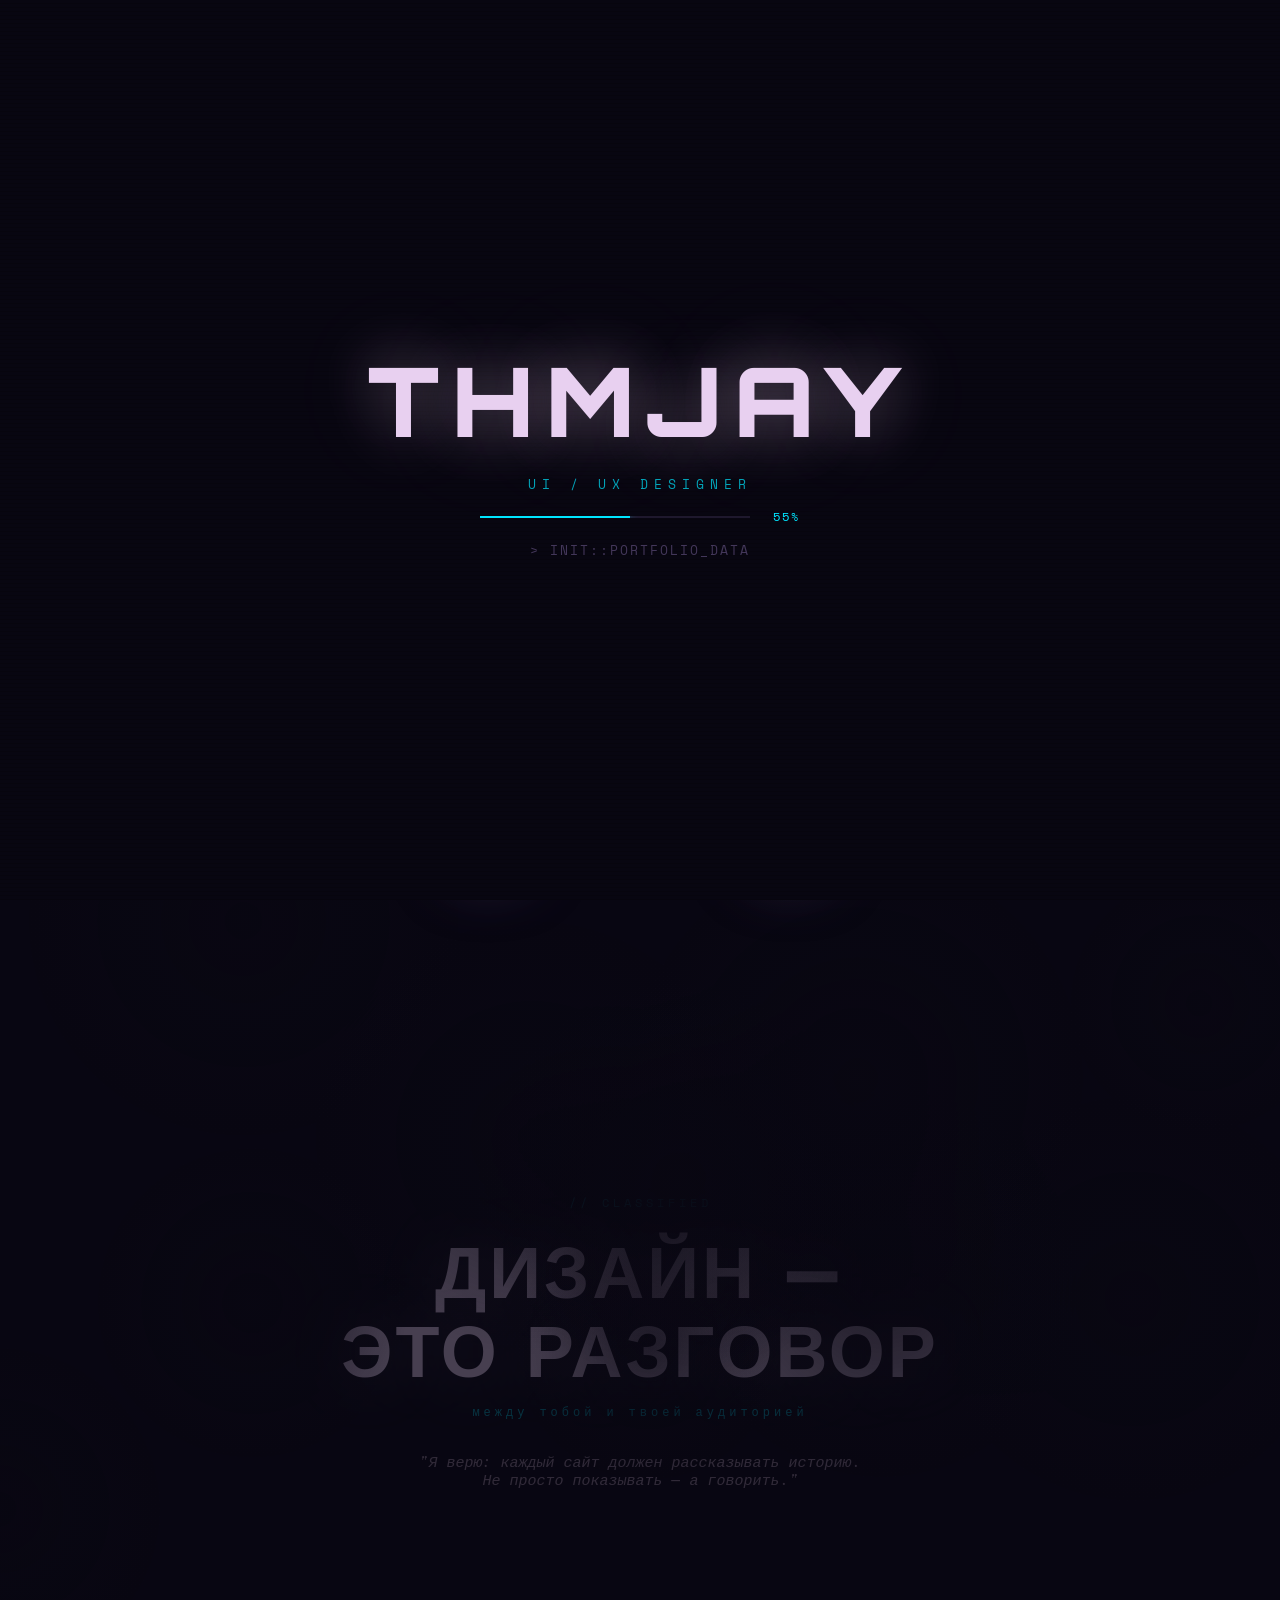
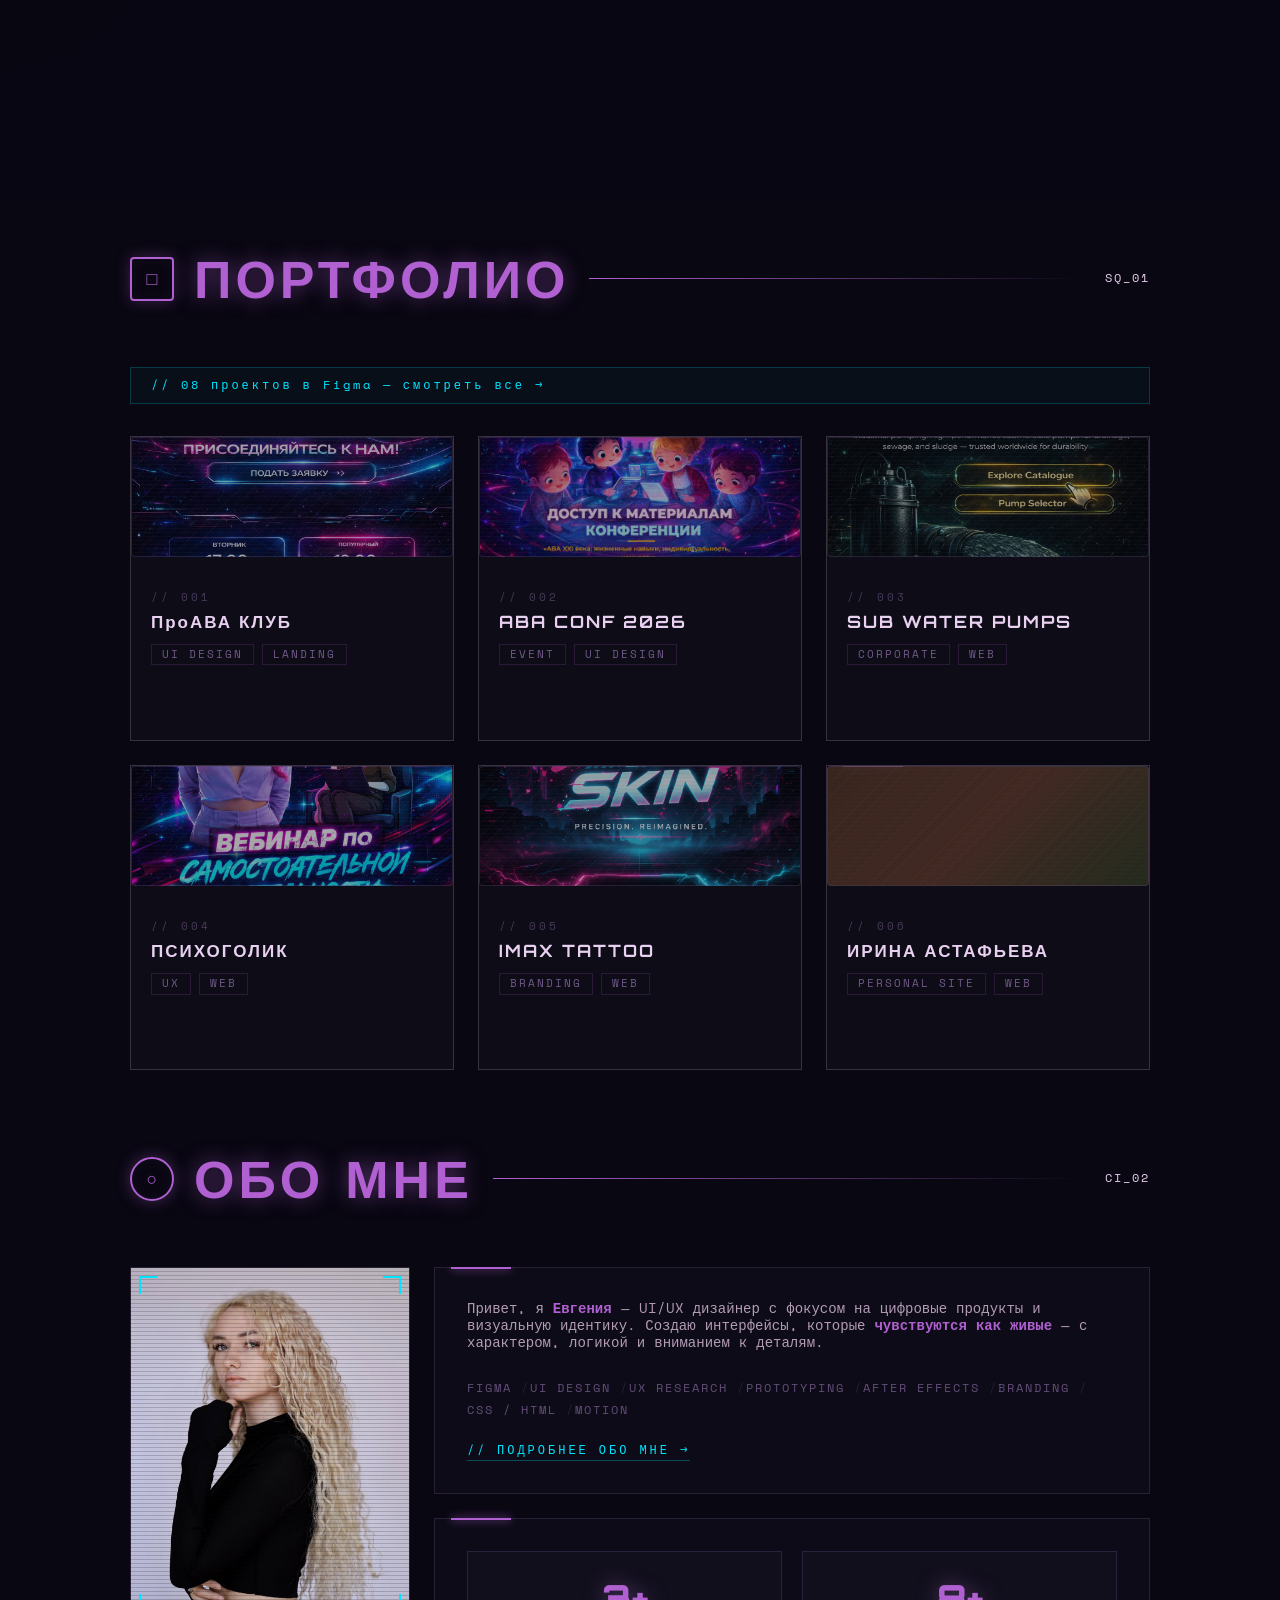
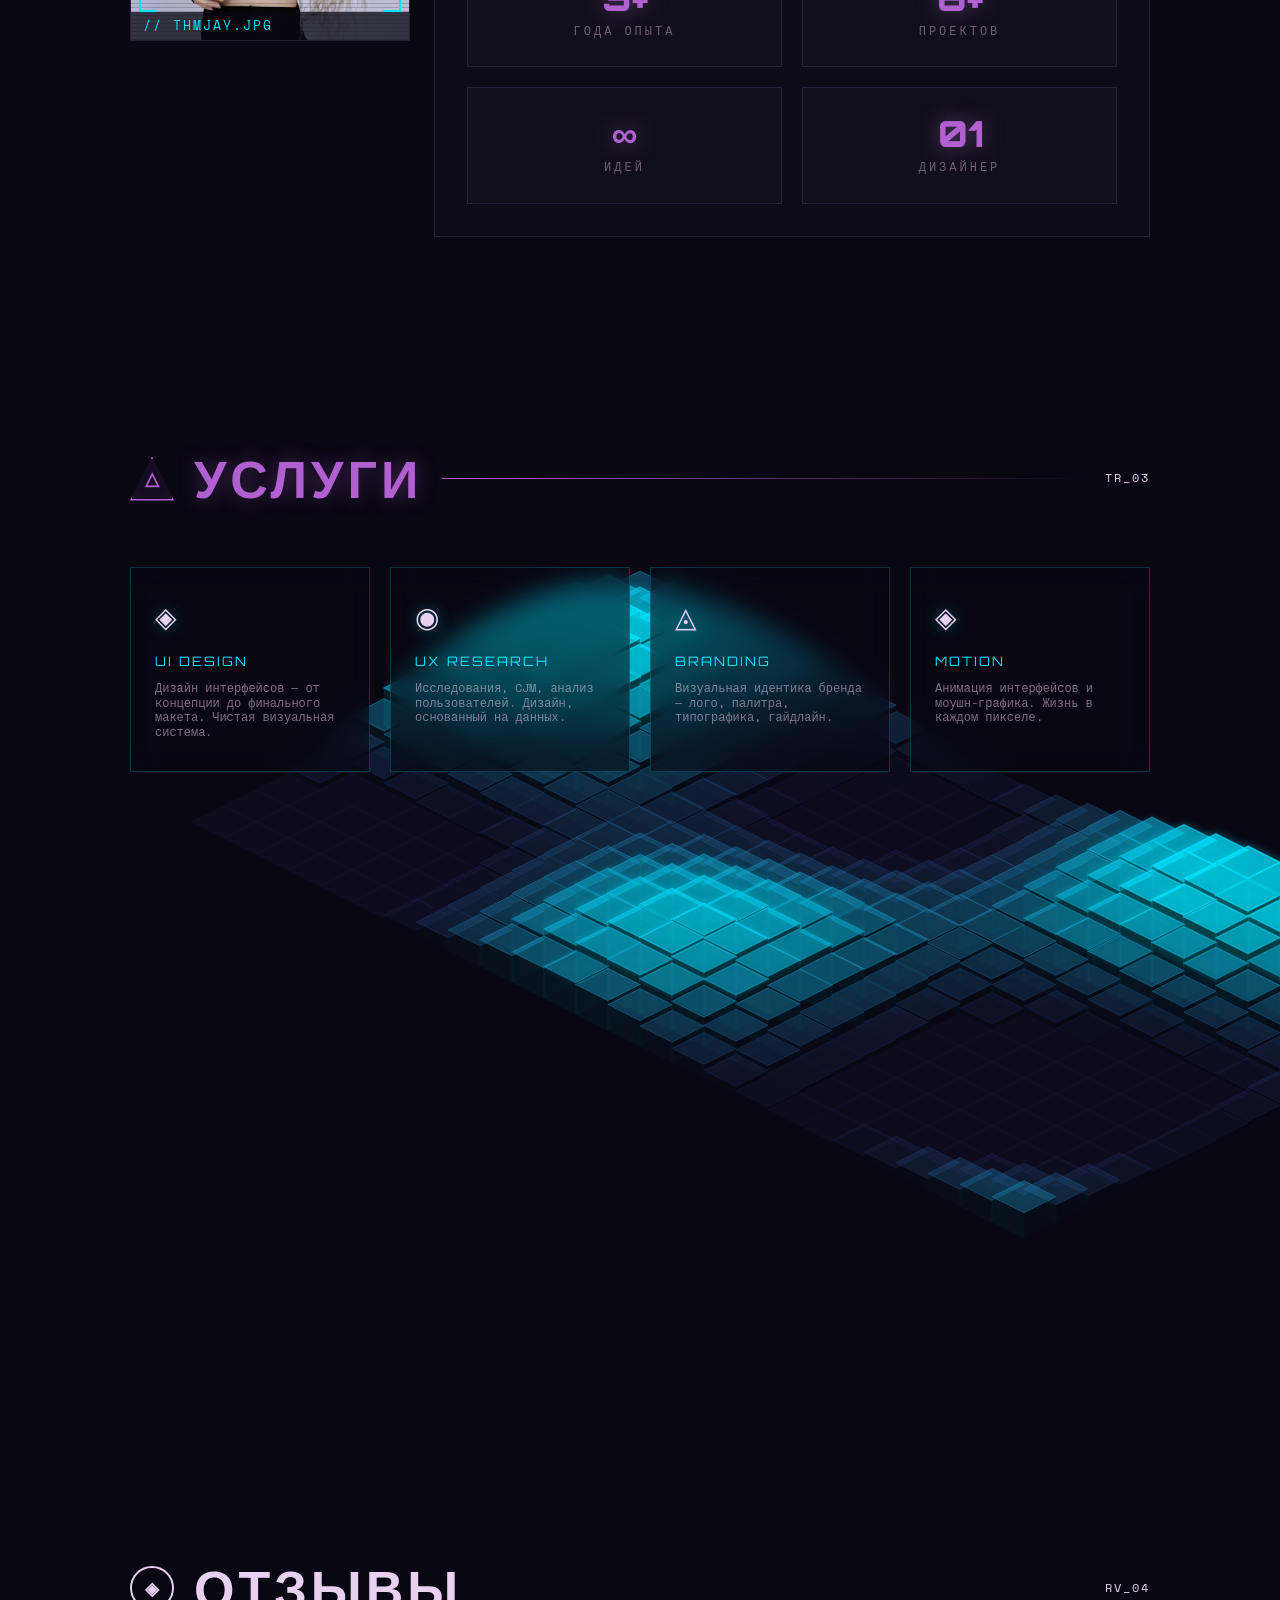
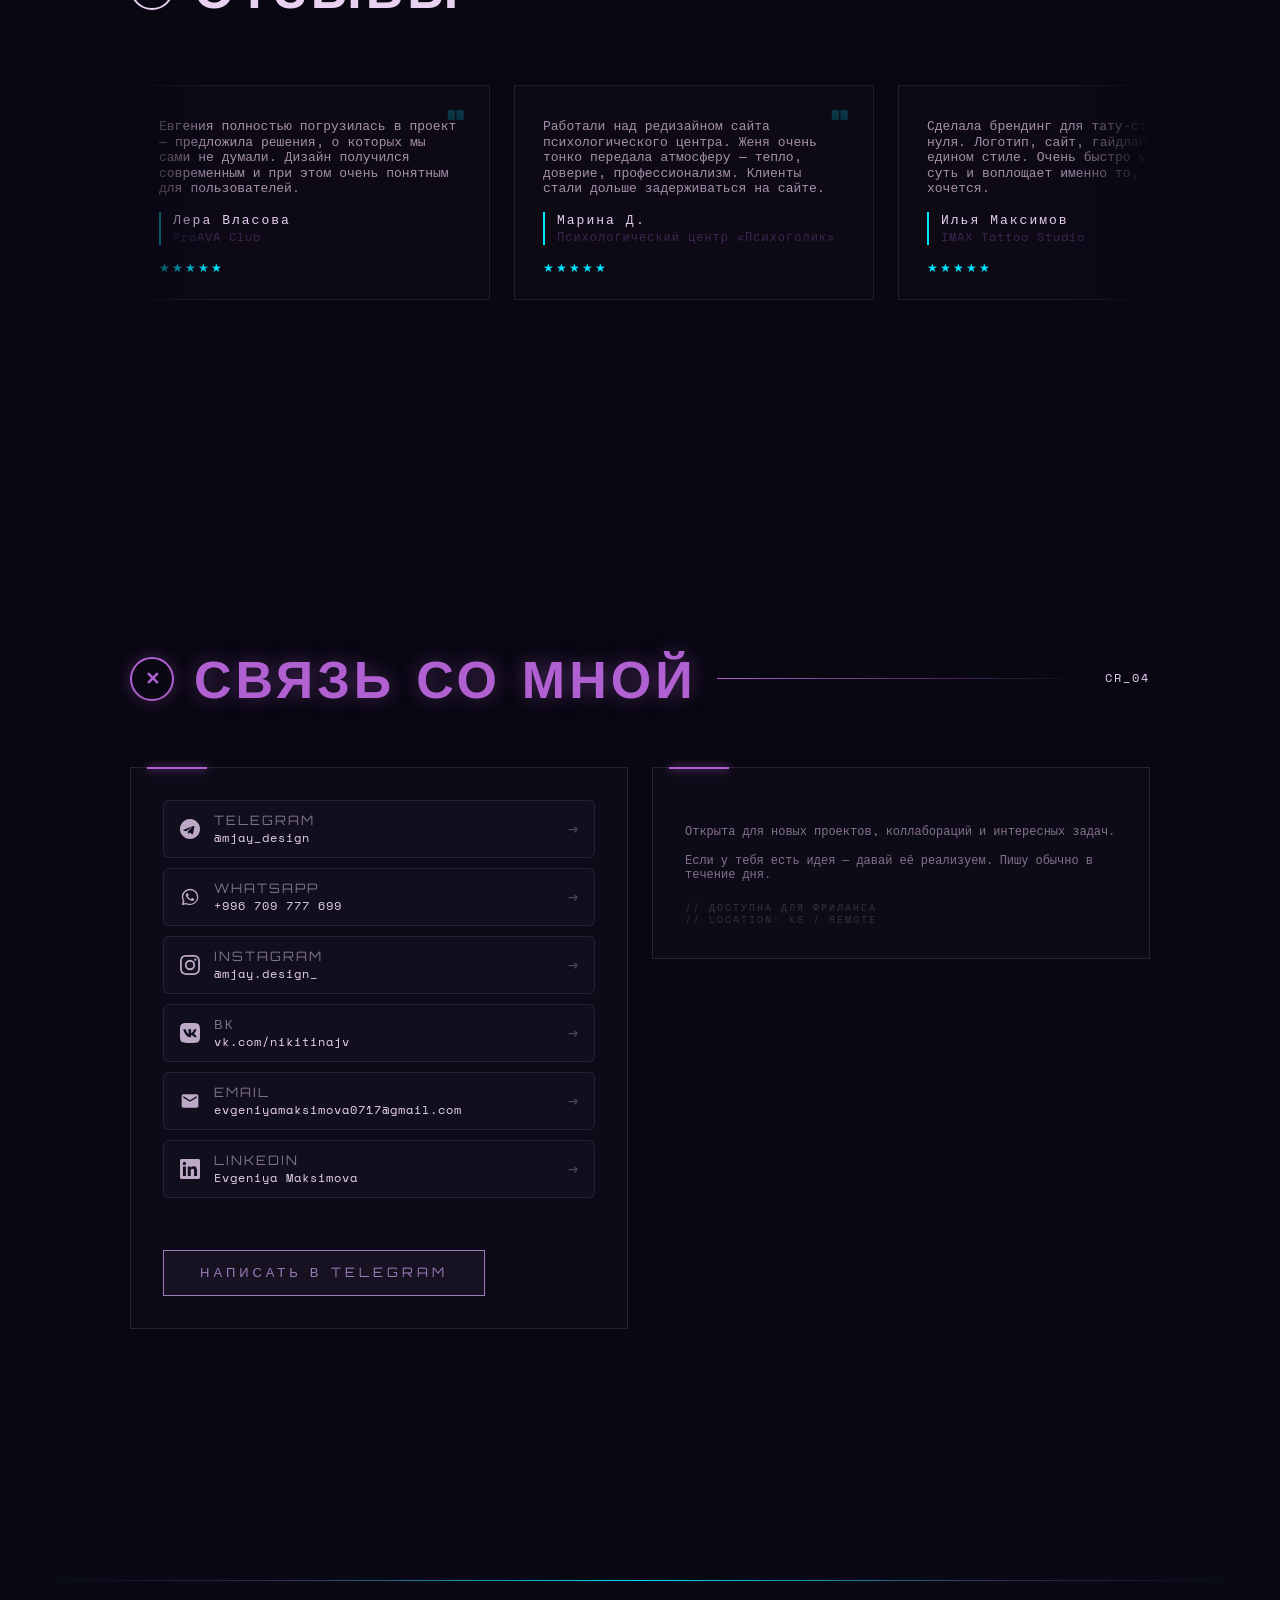
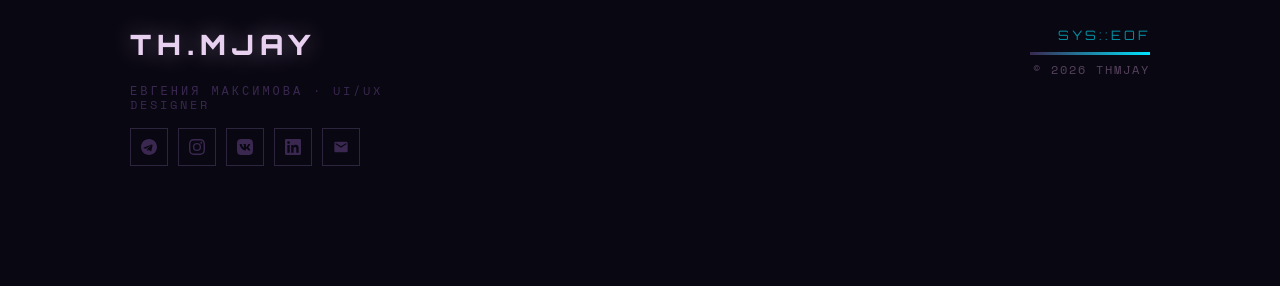
<file: index.html>
<!DOCTYPE html>
<html lang="en">
<head>
  <meta charset="UTF-8">
  <meta name="viewport" content="width=device-width, initial-scale=1.0">
  <title>TH.MJAY — UI/UX Designer | Евгения Максимова</title>
  <meta name="description" content="Портфолио UI/UX дизайнера Евгении Максимовой. Создаю сайты, лендинги и интерфейсы с характером — от концепции до финального дизайна.">
  <meta name="keywords" content="UI UX дизайнер, веб-дизайн, лендинг, интерфейс, портфолио, THMJAY, Евгения Максимова">
  <meta name="author" content="Евгения Максимова">

  <!-- Open Graph (для соцсетей, рекламы) -->
  <meta property="og:title" content="TH.MJAY — UI/UX Designer">
  <meta property="og:description" content="Портфолио UI/UX дизайнера. Сайты, лендинги и интерфейсы с характером.">
  <meta property="og:image" content="image/city-bag-gradient-color.png">
  <meta property="og:url" content="https://maksimovajay.github.io/th.mjay_portfolio/">
  <meta property="og:type" content="website">
  <meta property="og:locale" content="ru_RU">

  <!-- Twitter Card -->
  <meta name="twitter:card" content="summary_large_image">
  <meta name="twitter:title" content="TH.MJAY — UI/UX Designer">
  <meta name="twitter:description" content="Портфолио UI/UX дизайнера. Сайты, лендинги и интерфейсы с характером.">
  <meta name="twitter:image" content="image/city-bag-gradient-color.png">

  <link rel="icon" href="image/icon_site/logo_icon_site.png" type="image/png">
  <link rel="stylesheet" href="style.css">
  <script src="https://cdnjs.cloudflare.com/ajax/libs/gsap/3.12.2/gsap.min.js"></script>
</head>

<body>

<!-- ══════════════════════════════
     PRELOADER
══════════════════════════════ -->
<div id="preloader">
  <canvas id="preloader-rain"></canvas>
  <div class="pl-scanlines"></div>
  <div class="pl-inner">
    <div class="pl-logo">THMJAY</div>
    <div class="pl-subtitle">UI / UX DESIGNER</div>
    <div class="pl-bar-wrap">
      <div class="pl-bar-track">
        <div class="pl-bar-fill" id="pl-bar"></div>
      </div>
      <span class="pl-bar-pct" id="pl-pct">0%</span>
    </div>
    <div class="pl-log" id="pl-log"></div>
  </div>
</div>

<!-- ══════════════════════════════
     STICKY HEADER
══════════════════════════════ -->
<header class="sticky-header" id="sticky-header">
  <div class="sh-logo"><img src="image/icon_site/logo_no_bg.png.png" alt="TH.MJAY" class="sh-logo-img">TH.MJAY</div>
  <nav class="sh-nav">
    <a href="#portfolio" class="sh-link">□ ПОРТФОЛИО</a>
    <a href="#about"     class="sh-link">○ ОБО МНЕ</a>
    <a href="#services"  class="sh-link">△ УСЛУГИ</a>
    <a href="#reviews"   class="sh-link">◈ ОТЗЫВЫ</a>
    <a href="#contact"   class="sh-link">✕ СВЯЗЬ</a>
  </nav>
  <a href="figma.html" class="sh-cta">FIGMA →</a>
</header>

<!-- Mobile touch trail canvas (visible only on mobile) -->
<canvas id="mob-trail" aria-hidden="true"></canvas>

<!-- ══════════════════════════════
     HERO SECTION
══════════════════════════════ -->
<section class="hero-section" id="hero">
  <canvas id="rain-canvas"></canvas>
  <div class="scanlines"></div>
  <div class="mob-symbols" aria-hidden="true"></div>
  <div class="hero-inner">
    <div class="neon-frame">
      <div class="fc-br"></div>
      <span class="frame-label tl">SYS::INIT_UI</span>
      <span class="frame-label tr">VER_2025.03</span>
      <span class="frame-label bl">THMJAY.PORTFOLIO</span>

      <nav class="hero-nav">
        <a href="#portfolio" class="nav-link">□ ПОРТФОЛИО</a>
        <a href="#about"     class="nav-link">○ ОБО МНЕ</a>
        <a href="#services"  class="nav-link">△ УСЛУГИ</a>
        <a href="#contact"   class="nav-link">✕ СВЯЗЬ</a>
        <button class="arcade-trigger" id="arcade-open">▶ ARCADE</button>
      </nav>

      <div class="hero-title">
        <div class="hero-name">TH.MJAY</div>
        <div class="hero-sub">ЕВГЕНИЯ МАКСИМОВА &nbsp;/&nbsp; UI·UX DESIGNER</div>
        <div class="hero-jp">ユーザーインターフェース · キバーパンク · デザイン</div>
      </div>
    </div>
  </div>
  <div class="pf-dots" id="pf-dots"></div>
</section>

<!-- ══════════════════════════════
     FOG REVEAL
══════════════════════════════ -->
<section class="fog-section" id="fog-section">
  <canvas id="fog-canvas"></canvas>
  <div class="fog-content">
    <div class="fog-label">// CLASSIFIED</div>
    <div class="fog-statement">ДИЗАЙН —<br>ЭТО РАЗГОВОР</div>
    <div class="fog-sub">между тобой и твоей аудиторией</div>
    <div class="fog-quote">"Я верю: каждый сайт должен рассказывать историю.<br>Не просто показывать — а говорить."</div>
  </div>
</section>

<!-- Индикатор темы джойстика -->
<div class="theme-hud" id="theme-hud"></div>

<!-- ══════════════════════════════
     □ ПОРТФОЛИО
══════════════════════════════ -->
<section class="cyber-section" id="portfolio">
  <div class="section-header">
    <div class="section-btn-icon">□</div>
    <h2 class="section-title">ПОРТФОЛИО</h2>
    <div class="section-divider"></div>
    <span class="section-code">SQ_01</span>
  </div>

  <a href="figma.html" class="figma-portfolio-link">// 08 проектов в Figma — смотреть все →</a>
  <div class="portfolio-carousel-wrap">
    <button class="pf-arrow pf-arrow--prev" id="pf-prev" aria-label="Назад">‹</button>
    <button class="pf-arrow pf-arrow--next" id="pf-next" aria-label="Вперёд">›</button>
  </div>
  <div class="portfolio-grid" id="portfolio-grid">

    <div class="cyber-panel project-card project-case" data-case="case-proava">
      <div class="card-thumb card-thumb--proava">
      </div>
      <div class="card-body">
        <div class="card-num">// 001</div>
        <div class="card-title">ПроАВА КЛУБ</div>
        <div class="card-tags">
          <span class="tag">UI DESIGN</span>
          <span class="tag">LANDING</span>
        </div>
        <div class="card-case-hint">// ЧИТАТЬ КЕЙС →</div>
      </div>
    </div>

    <a href="https://psihogolik.getcourse.ru/aba_con_2026" target="_blank" class="cyber-panel project-card project-link">
      <div class="card-thumb card-thumb--aba">
      </div>
      <div class="card-body">
        <div class="card-num">// 002</div>
        <div class="card-title">ABA CONF 2026</div>
        <div class="card-tags">
          <span class="tag">EVENT</span>
          <span class="tag">UI DESIGN</span>
        </div>
      </div>
    </a>

    <a href="https://www.subwaterpumps.com/" target="_blank" class="cyber-panel project-card project-link">
      <div class="card-thumb card-thumb--swp">
      </div>
      <div class="card-body">
        <div class="card-num">// 003</div>
        <div class="card-title">SUB WATER PUMPS</div>
        <div class="card-tags">
          <span class="tag">CORPORATE</span>
          <span class="tag">WEB</span>
        </div>
      </div>
    </a>

    <div class="cyber-panel project-card project-case" data-case="case-psih">
      <div class="card-thumb card-thumb--psih">
      </div>
      <div class="card-body">
        <div class="card-num">// 004</div>
        <div class="card-title">ПСИХОГОЛИК</div>
        <div class="card-tags">
          <span class="tag">UX</span>
          <span class="tag">WEB</span>
        </div>
        <div class="card-case-hint">// ЧИТАТЬ КЕЙС →</div>
      </div>
    </div>

    <div class="cyber-panel project-card project-case" data-case="case-imax">
      <div class="card-thumb card-thumb--imax">
      </div>
      <div class="card-body">
        <div class="card-num">// 005</div>
        <div class="card-title">IMAX TATTOO</div>
        <div class="card-tags">
          <span class="tag">BRANDING</span>
          <span class="tag">WEB</span>
        </div>
        <div class="card-case-hint">// ЧИТАТЬ КЕЙС →</div>
      </div>
    </div>

    <div class="cyber-panel project-card project-case" data-case="case-irina">
      <div class="card-thumb card-thumb--irina">
      </div>
      <div class="card-body">
        <div class="card-num">// 006</div>
        <div class="card-title">ИРИНА АСТАФЬЕВА</div>
        <div class="card-tags">
          <span class="tag">PERSONAL SITE</span>
          <span class="tag">WEB</span>
        </div>
        <div class="card-case-hint">// ЧИТАТЬ КЕЙС →</div>
      </div>
    </div>

  </div>
</section>

<!-- ══════════════════════════════
     ○ ОБО МНЕ
══════════════════════════════ -->
<section class="cyber-section" id="about">
  <div class="section-header">
    <div class="section-btn-icon">○</div>
    <h2 class="section-title">ОБО МНЕ</h2>
    <div class="section-divider"></div>
    <span class="section-code">CI_02</span>
  </div>

  <div class="about-layout">

    <!-- Фото -->
    <div class="about-photo-wrap cyber-panel">
      <img src="image/my-photo-about-me.jpg" alt="Евгения Максимова" class="about-photo">
      <div class="about-photo-scan"></div>
      <span class="about-photo-corner apc-tl"></span>
      <span class="about-photo-corner apc-tr"></span>
      <span class="about-photo-corner apc-bl"></span>
      <span class="about-photo-corner apc-br"></span>
      <div class="about-photo-label">// THMJAY.JPG</div>
    </div>

    <!-- Текст + навыки + статы -->
    <div class="about-right">
      <div class="cyber-panel">
        <p class="about-bio">
          Привет, я <span>Евгения</span> — UI/UX дизайнер с фокусом на
          цифровые продукты и визуальную идентику. Создаю интерфейсы,
          которые <span>чувствуются как живые</span> — с характером,
          логикой и вниманием к деталям.
        </p>
        <div class="skills-list">
          <span class="skill-tag">FIGMA</span>
          <span class="skill-tag">UI DESIGN</span>
          <span class="skill-tag">UX RESEARCH</span>
          <span class="skill-tag">PROTOTYPING</span>
          <span class="skill-tag">AFTER EFFECTS</span>
          <span class="skill-tag">BRANDING</span>
          <span class="skill-tag">CSS / HTML</span>
          <span class="skill-tag">MOTION</span>
        </div>
        <a href="about.html" class="about-more-link">// ПОДРОБНЕЕ ОБО МНЕ →</a>
      </div>

      <div class="cyber-panel">
        <div class="stats-grid">
          <div class="stat-item">
            <div class="stat-num" data-count="3" data-suffix="+">3+</div>
            <div class="stat-label">ГОДА ОПЫТА</div>
          </div>
          <div class="stat-item">
            <div class="stat-num" data-count="20" data-suffix="+">20+</div>
            <div class="stat-label">ПРОЕКТОВ</div>
          </div>
          <div class="stat-item">
            <div class="stat-num">∞</div>
            <div class="stat-label">ИДЕЙ</div>
          </div>
          <div class="stat-item">
            <div class="stat-num">01</div>
            <div class="stat-label">ДИЗАЙНЕР</div>
          </div>
        </div>
      </div>
    </div>

  </div>
</section>

<!-- ══════════════════════════════
     △ УСЛУГИ
══════════════════════════════ -->
<section class="services-bg-section" id="services">
  <canvas id="iso-canvas-svc"></canvas>
  <div class="services-inner">
    <div class="section-header">
      <div class="section-btn-icon">△</div>
      <h2 class="section-title">УСЛУГИ</h2>
      <div class="section-divider"></div>
      <span class="section-code">TR_03</span>
    </div>

    <div class="services-grid">
      <div class="cyber-panel service-card">
        <span class="service-icon">◈</span>
        <div class="service-name">UI DESIGN</div>
        <p class="service-desc">Дизайн интерфейсов — от концепции до финального макета. Чистая визуальная система.</p>
      </div>
      <div class="cyber-panel service-card">
        <span class="service-icon">◉</span>
        <div class="service-name">UX RESEARCH</div>
        <p class="service-desc">Исследования, CJM, анализ пользователей. Дизайн, основанный на данных.</p>
      </div>
      <div class="cyber-panel service-card">
        <span class="service-icon">◬</span>
        <div class="service-name">BRANDING</div>
        <p class="service-desc">Визуальная идентика бренда — лого, палитра, типографика, гайдлайн.</p>
      </div>
      <div class="cyber-panel service-card">
        <span class="service-icon">◈</span>
        <div class="service-name">MOTION</div>
        <p class="service-desc">Анимация интерфейсов и моушн-графика. Жизнь в каждом пикселе.</p>
      </div>
    </div>
  </div>
</section>

<!-- ══════════════════════════════
     ◈ ОТЗЫВЫ
══════════════════════════════ -->
<section class="cyber-section" id="reviews">
  <div class="section-header">
    <div class="section-btn-icon">◈</div>
    <h2 class="section-title">ОТЗЫВЫ</h2>
    <div class="section-divider"></div>
    <span class="section-code">RV_04</span>
  </div>

  <div class="reviews-ticker-wrap" id="reviews-wrap">
    <div class="reviews-ticker" id="reviews-ticker">

      <div class="rv-card">
        <div class="rv-quote">"</div>
        <p class="rv-text">Евгения полностью погрузилась в проект — предложила решения, о которых мы сами не думали. Дизайн получился современным и при этом очень понятным для пользователей.</p>
        <div class="rv-author">
          <span class="rv-name">Лера Власова</span>
          <span class="rv-role">ProAVA Club</span>
        </div>
        <div class="rv-stars">★★★★★</div>
      </div>

      <div class="rv-card">
        <div class="rv-quote">"</div>
        <p class="rv-text">Работали над редизайном сайта психологического центра. Женя очень тонко передала атмосферу — тепло, доверие, профессионализм. Клиенты стали дольше задерживаться на сайте.</p>
        <div class="rv-author">
          <span class="rv-name">Марина Д.</span>
          <span class="rv-role">Психологический центр «Психоголик»</span>
        </div>
        <div class="rv-stars">★★★★★</div>
      </div>

      <div class="rv-card">
        <div class="rv-quote">"</div>
        <p class="rv-text">Сделала брендинг для тату-студии с нуля. Логотип, сайт, гайдлайн — всё в едином стиле. Очень быстро улавливает суть и воплощает именно то, что хочется.</p>
        <div class="rv-author">
          <span class="rv-name">Илья Максимов</span>
          <span class="rv-role">IMAX Tattoo Studio</span>
        </div>
        <div class="rv-stars">★★★★★</div>
      </div>

      <div class="rv-card">
        <div class="rv-quote">"</div>
        <p class="rv-text">Отличный дизайнер — слышит задачу, предлагает варианты, объясняет решения. Дедлайны соблюдает строго. Буду обращаться снова.</p>
        <div class="rv-author">
          <span class="rv-name">Ярослава Шушина</span>
          <span class="rv-role">Персональный бренд</span>
        </div>
        <div class="rv-stars">★★★★★</div>
      </div>

      <div class="rv-card">
        <div class="rv-quote">"</div>
        <p class="rv-text">Евгения разработала UX для нашего спортивного приложения. Логика навигации стала намного чище, пользователи перестали теряться. Рекомендую как специалиста.</p>
        <div class="rv-author">
          <span class="rv-name">Максим Никитин</span>
          <span class="rv-role">Sportova App</span>
        </div>
        <div class="rv-stars">★★★★★</div>
      </div>

    </div>
  </div>
  <div class="rv-dots" id="rv-dots"></div>
</section>

<!-- ══════════════════════════════
     ✕ СВЯЗЬ СО МНОЙ
══════════════════════════════ -->
<section class="cyber-section" id="contact">
  <div class="section-header">
    <div class="section-btn-icon">✕</div>
    <h2 class="section-title">СВЯЗЬ СО МНОЙ</h2>
    <div class="section-divider"></div>
    <span class="section-code">CR_04</span>
  </div>

  <div class="contact-grid">

    <div class="cyber-panel">
      <div class="social-links">

        <a href="https://t.me/mjay_design" target="_blank" class="social-item social-tg">
          <svg class="social-ico" viewBox="0 0 24 24" fill="currentColor"><path d="M12 0C5.373 0 0 5.373 0 12s5.373 12 12 12 12-5.373 12-12S18.627 0 12 0zm5.562 8.248-2.032 9.565c-.148.658-.538.818-1.09.508l-3-2.21-1.447 1.394c-.16.16-.295.295-.605.295l.213-3.053 5.56-5.023c.242-.213-.054-.333-.373-.12L7.19 14.7l-2.95-.924c-.642-.2-.655-.642.136-.95l11.526-4.445c.537-.194 1.006.131.66.867z"/></svg>
          <div>
            <div class="social-platform">TELEGRAM</div>
            <div class="social-handle">@mjay_design</div>
          </div>
          <span class="social-arrow">→</span>
        </a>

        <a href="https://wa.me/996709777699" target="_blank" class="social-item social-wa">
          <svg class="social-ico" viewBox="0 0 24 24" fill="currentColor"><path d="M12.04 2C6.58 2 2.13 6.45 2.13 11.91c0 1.75.46 3.38 1.25 4.79L2.05 22l5.43-1.42c1.35.73 2.89 1.14 4.56 1.14 5.46 0 9.91-4.45 9.91-9.91S17.5 2 12.04 2zm0 18.16c-1.5 0-2.92-.4-4.14-1.1l-.3-.17-3.07.8.82-3-.19-.31a8.25 8.25 0 01-1.28-4.37c0-4.54 3.7-8.24 8.24-8.24s8.24 3.7 8.24 8.24-3.7 8.15-8.32 8.15zm4.52-6.17c-.25-.12-1.47-.72-1.7-.81-.22-.08-.39-.12-.55.12-.17.25-.64.81-.79.97-.14.17-.29.19-.54.06-.25-.12-1.05-.39-2-1.23-.74-.66-1.23-1.47-1.38-1.72-.14-.25-.01-.38.11-.51.11-.11.25-.29.37-.43s.17-.25.25-.41c.08-.17.04-.31-.02-.43s-.55-1.33-.76-1.82c-.2-.48-.4-.41-.55-.42h-.47c-.17 0-.43.06-.66.31-.22.25-.86.85-.86 2.07 0 1.22.89 2.4 1.01 2.56.12.17 1.75 2.67 4.23 3.74.59.26 1.05.41 1.41.52.59.19 1.13.16 1.56.1.48-.07 1.47-.6 1.67-1.18.21-.58.21-1.07.14-1.18-.06-.11-.22-.17-.47-.29z"/></svg>
          <div>
            <div class="social-platform">WHATSAPP</div>
            <div class="social-handle">+996 709 777 699</div>
          </div>
          <span class="social-arrow">→</span>
        </a>

        <a href="https://www.instagram.com/mjay.design_/" target="_blank" class="social-item social-ig">
          <svg class="social-ico" viewBox="0 0 24 24" fill="currentColor"><path d="M12 2.163c3.204 0 3.584.012 4.85.07 3.252.148 4.771 1.691 4.919 4.919.058 1.265.069 1.645.069 4.849 0 3.205-.012 3.584-.069 4.849-.149 3.225-1.664 4.771-4.919 4.919-1.266.058-1.644.07-4.85.07-3.204 0-3.584-.012-4.849-.07-3.26-.149-4.771-1.699-4.919-4.92-.058-1.265-.07-1.644-.07-4.849 0-3.204.013-3.583.07-4.849.149-3.227 1.664-4.771 4.919-4.919 1.266-.057 1.645-.069 4.849-.069zM12 0C8.741 0 8.333.014 7.053.072 2.695.272.273 2.69.073 7.052.014 8.333 0 8.741 0 12c0 3.259.014 3.668.072 4.948.2 4.358 2.618 6.78 6.98 6.98C8.333 23.986 8.741 24 12 24c3.259 0 3.668-.014 4.948-.072 4.354-.2 6.782-2.618 6.979-6.98.059-1.28.073-1.689.073-4.948 0-3.259-.014-3.667-.072-4.947-.196-4.354-2.617-6.78-6.979-6.98C15.668.014 15.259 0 12 0zm0 5.838a6.162 6.162 0 100 12.324 6.162 6.162 0 000-12.324zM12 16a4 4 0 110-8 4 4 0 010 8zm6.406-11.845a1.44 1.44 0 100 2.881 1.44 1.44 0 000-2.881z"/></svg>
          <div>
            <div class="social-platform">INSTAGRAM</div>
            <div class="social-handle">@mjay.design_</div>
          </div>
          <span class="social-arrow">→</span>
        </a>

        <a href="https://vk.com/nikitinajv" target="_blank" class="social-item social-vk">
          <svg class="social-ico" viewBox="0 0 24 24" fill="currentColor"><path d="M15.684 0H8.316C1.592 0 0 1.592 0 8.316v7.368C0 22.408 1.592 24 8.316 24h7.368C22.408 24 24 22.408 24 15.684V8.316C24 1.592 22.408 0 15.684 0zm3.692 17.123h-1.744c-.66 0-.864-.525-2.05-1.727-1.033-1-1.49-1.135-1.744-1.135-.356 0-.458.102-.458.593v1.575c0 .424-.135.678-1.253.678-1.846 0-3.896-1.118-5.335-3.202C4.624 10.857 4.03 8.57 4.03 8.096c0-.254.102-.491.593-.491h1.744c.44 0 .61.203.78.677.864 2.49 2.303 4.675 2.896 4.675.22 0 .322-.102.322-.66V9.721c-.068-1.186-.695-1.287-.695-1.71 0-.204.17-.407.44-.407h2.744c.373 0 .508.203.508.643v3.473c0 .372.169.508.271.508.22 0 .407-.136.813-.542 1.253-1.406 2.151-3.574 2.151-3.574.119-.254.322-.491.762-.491h1.744c.525 0 .644.27.525.643-.22 1.017-2.354 4.031-2.354 4.031-.186.305-.254.44 0 .779.186.254.796.779 1.203 1.253.745.847 1.32 1.558 1.473 2.049.17.474-.085.712-.576.712z"/></svg>
          <div>
            <div class="social-platform">ВК</div>
            <div class="social-handle">vk.com/nikitinajv</div>
          </div>
          <span class="social-arrow">→</span>
        </a>

        <a href="mailto:evgeniyamaksimova0717@gmail.com" class="social-item social-mail">
          <svg class="social-ico" viewBox="0 0 24 24" fill="currentColor"><path d="M20 4H4c-1.1 0-2 .9-2 2v12c0 1.1.9 2 2 2h16c1.1 0 2-.9 2-2V6c0-1.1-.9-2-2-2zm0 4l-8 5-8-5V6l8 5 8-5v2z"/></svg>
          <div>
            <div class="social-platform">EMAIL</div>
            <div class="social-handle">evgeniyamaksimova0717@gmail.com</div>
          </div>
          <span class="social-arrow">→</span>
        </a>

        <a href="https://www.linkedin.com/in/evgeniya-maksimova-7b70173b8/" target="_blank" class="social-item social-li">
          <svg class="social-ico" viewBox="0 0 24 24" fill="currentColor"><path d="M20.447 20.452h-3.554v-5.569c0-1.328-.027-3.037-1.852-3.037-1.853 0-2.136 1.445-2.136 2.939v5.667H9.351V9h3.414v1.561h.046c.477-.9 1.637-1.85 3.37-1.85 3.601 0 4.267 2.37 4.267 5.455v6.286zM5.337 7.433a2.062 2.062 0 01-2.063-2.065 2.064 2.064 0 112.063 2.065zm1.782 13.019H3.555V9h3.564v11.452zM22.225 0H1.771C.792 0 0 .774 0 1.729v20.542C0 23.227.792 24 1.771 24h20.451C23.2 24 24 23.227 24 22.271V1.729C24 .774 23.2 0 22.222 0h.003z"/></svg>
          <div>
            <div class="social-platform">LINKEDIN</div>
            <div class="social-handle">Evgeniya Maksimova</div>
          </div>
          <span class="social-arrow">→</span>
        </a>

      </div>
      <a href="https://t.me/mjay_design" target="_blank" class="neon-btn">НАПИСАТЬ В TELEGRAM</a>
    </div>

    <div class="cyber-panel">
      <p class="contact-note">
        Открыта для новых проектов, коллабораций и интересных задач.<br><br>
        Если у тебя есть идея — давай её реализуем.
        Пишу обычно в течение дня.
      </p>
      <p class="contact-note" style="margin-top:20px; font-size:10px; opacity:0.35; letter-spacing:2px;">
        // ДОСТУПНА ДЛЯ ФРИЛАНСА<br>
        // LOCATION: KG / REMOTE
      </p>
    </div>

  </div>
</section>

<footer class="site-footer">
  <div class="footer-inner">

    <div class="footer-brand">
      <div class="footer-logo">TH.MJAY</div>
      <div class="footer-tagline">ЕВГЕНИЯ МАКСИМОВА · UI/UX DESIGNER</div>
      <div class="footer-socials">
      <a href="https://t.me/mjay_design" target="_blank" class="footer-soc" title="Telegram">
        <svg viewBox="0 0 24 24" fill="currentColor"><path d="M12 0C5.373 0 0 5.373 0 12s5.373 12 12 12 12-5.373 12-12S18.627 0 12 0zm5.562 8.248-2.032 9.565c-.148.658-.538.818-1.09.508l-3-2.21-1.447 1.394c-.16.16-.295.295-.605.295l.213-3.053 5.56-5.023c.242-.213-.054-.333-.373-.12L7.19 14.7l-2.95-.924c-.642-.2-.655-.642.136-.95l11.526-4.445c.537-.194 1.006.131.66.867z"/></svg>
      </a>
      <a href="https://www.instagram.com/mjay.design_/" target="_blank" class="footer-soc" title="Instagram">
        <svg viewBox="0 0 24 24" fill="currentColor"><path d="M12 2.163c3.204 0 3.584.012 4.85.07 3.252.148 4.771 1.691 4.919 4.919.058 1.265.069 1.645.069 4.849 0 3.205-.012 3.584-.069 4.849-.149 3.225-1.664 4.771-4.919 4.919-1.266.058-1.644.07-4.85.07-3.204 0-3.584-.012-4.849-.07-3.26-.149-4.771-1.699-4.919-4.92-.058-1.265-.07-1.644-.07-4.849 0-3.204.013-3.583.07-4.849.149-3.227 1.664-4.771 4.919-4.919 1.266-.057 1.645-.069 4.849-.069zM12 0C8.741 0 8.333.014 7.053.072 2.695.272.273 2.69.073 7.052.014 8.333 0 8.741 0 12c0 3.259.014 3.668.072 4.948.2 4.358 2.618 6.78 6.98 6.98C8.333 23.986 8.741 24 12 24c3.259 0 3.668-.014 4.948-.072 4.354-.2 6.782-2.618 6.979-6.98.059-1.28.073-1.689.073-4.948 0-3.259-.014-3.667-.072-4.947-.196-4.354-2.617-6.78-6.979-6.98C15.668.014 15.259 0 12 0zm0 5.838a6.162 6.162 0 100 12.324 6.162 6.162 0 000-12.324zM12 16a4 4 0 110-8 4 4 0 010 8zm6.406-11.845a1.44 1.44 0 100 2.881 1.44 1.44 0 000-2.881z"/></svg>
      </a>
      <a href="https://vk.com/nikitinajv" target="_blank" class="footer-soc" title="ВК">
        <svg viewBox="0 0 24 24" fill="currentColor"><path d="M15.684 0H8.316C1.592 0 0 1.592 0 8.316v7.368C0 22.408 1.592 24 8.316 24h7.368C22.408 24 24 22.408 24 15.684V8.316C24 1.592 22.408 0 15.684 0zm3.692 17.123h-1.744c-.66 0-.864-.525-2.05-1.727-1.033-1-1.49-1.135-1.744-1.135-.356 0-.458.102-.458.593v1.575c0 .424-.135.678-1.253.678-1.846 0-3.896-1.118-5.335-3.202C4.624 10.857 4.03 8.57 4.03 8.096c0-.254.102-.491.593-.491h1.744c.44 0 .61.203.78.677.864 2.49 2.303 4.675 2.896 4.675.22 0 .322-.102.322-.66V9.721c-.068-1.186-.695-1.287-.695-1.71 0-.204.17-.407.44-.407h2.744c.373 0 .508.203.508.643v3.473c0 .372.169.508.271.508.22 0 .407-.136.813-.542 1.253-1.406 2.151-3.574 2.151-3.574.119-.254.322-.491.762-.491h1.744c.525 0 .644.27.525.643-.22 1.017-2.354 4.031-2.354 4.031-.186.305-.254.44 0 .779.186.254.796.779 1.203 1.253.745.847 1.32 1.558 1.473 2.049.17.474-.085.712-.576.712z"/></svg>
      </a>
      <a href="https://www.linkedin.com/in/evgeniya-maksimova-7b70173b8/" target="_blank" class="footer-soc" title="LinkedIn">
        <svg viewBox="0 0 24 24" fill="currentColor"><path d="M20.447 20.452h-3.554v-5.569c0-1.328-.027-3.037-1.852-3.037-1.853 0-2.136 1.445-2.136 2.939v5.667H9.351V9h3.414v1.561h.046c.477-.9 1.637-1.85 3.37-1.85 3.601 0 4.267 2.37 4.267 5.455v6.286zM5.337 7.433a2.062 2.062 0 01-2.063-2.065 2.064 2.064 0 112.063 2.065zm1.782 13.019H3.555V9h3.564v11.452zM22.225 0H1.771C.792 0 0 .774 0 1.729v20.542C0 23.227.792 24 1.771 24h20.451C23.2 24 24 23.227 24 22.271V1.729C24 .774 23.2 0 22.222 0h.003z"/></svg>
      </a>
      <a href="mailto:evgeniyamaksimova0717@gmail.com" class="footer-soc" title="Email">
        <svg viewBox="0 0 24 24" fill="currentColor"><path d="M20 4H4c-1.1 0-2 .9-2 2v12c0 1.1.9 2 2 2h16c1.1 0 2-.9 2-2V6c0-1.1-.9-2-2-2zm0 4l-8 5-8-5V6l8 5 8-5v2z"/></svg>
      </a>
    </div>
    </div>

    <div class="footer-spacer"></div>

    <div class="footer-copy">
      <span class="footer-sys">SYS::EOF</span>
      <span class="footer-bar"><span class="footer-bar-fill"></span></span>
      <span class="footer-year">© 2026 THMJAY</span>
    </div>

  </div>
  <div class="footer-line"></div>
</footer>

<!-- ══════════════════════════════
     КЕЙС-МОДАЛКИ
══════════════════════════════ -->

<!-- Кейс 1: PROAVA -->
<div class="case-overlay" id="case-proava">
  <div class="case-panel">
    <button class="case-close" data-close>✕</button>
    <div class="case-meta">
      <span class="case-num">// 001</span>
      <span class="case-tags"><span class="tag">UI DESIGN</span><span class="tag">LANDING</span></span>
    </div>
    <h2 class="case-title">ПроАВА КЛУБ</h2>
    <p class="case-sub">Сайт для поведенческого аналитика — личный бренд + курсы</p>

    <div class="case-tabs">
      <button class="case-tab active" data-tab="task">ЗАДАЧА</button>
      <button class="case-tab" data-tab="solution">РЕШЕНИЕ</button>
      <button class="case-tab" data-tab="result">РЕЗУЛЬТАТ</button>
    </div>

    <div class="case-content active" data-content="task">
      <p>Создать сайт, который одновременно:</p>
      <ul>
        <li>Презентует специалиста как эксперта</li>
        <li>Отражает её личность и стиль</li>
        <li>Помогает продавать курсы и услуги</li>
      </ul>
      <p>Клиент — поведенческий аналитик, работающий с детьми. Важно было передать баланс: <span class="hl">мягкость и эмпатию</span> + строгость, профессионализм и чёткость.</p>
    </div>
    <div class="case-content" data-content="solution">
      <p>Структура сайта выстроена так, чтобы пользователь постепенно знакомился со специалистом: от визуального восприятия → к доверию → к продуктам.</p>
      <ul>
        <li>Разработана понятная структура страниц</li>
        <li>Создан дизайн в <span class="hl">розово-жёлтой гамме</span>, отражающий характер клиента</li>
        <li>Внедрён фирменный элемент — персонаж (единорог) как часть личного бренда</li>
        <li>Добавлены анимации — движение персонажа, микро-взаимодействия</li>
        <li>Каждая секция усиливает ощущение «мягко, но профессионально»</li>
      </ul>
    </div>
    <div class="case-content" data-content="result">
      <ul>
        <li>Сайт получился <span class="hl">узнаваемым и персонализированным</span></li>
        <li>Визуал усиливает доверие и запоминаемость</li>
        <li>Клиент получил инструмент для презентации себя и своих продуктов</li>
      </ul>
    </div>

    <a href="https://lera-proaut.ru/pro%D0%90%D0%92%D0%90club" target="_blank" class="case-site-btn">ОТКРЫТЬ САЙТ →</a>
  </div>
</div>

<!-- Кейс 2: ПСИХОГОЛИК -->
<div class="case-overlay" id="case-psih">
  <div class="case-panel">
    <button class="case-close" data-close>✕</button>
    <div class="case-meta">
      <span class="case-num">// 004</span>
      <span class="case-tags"><span class="tag">UX</span><span class="tag">WEB</span></span>
    </div>
    <h2 class="case-title">ПСИХОГОЛИК</h2>
    <p class="case-sub">Лендинг для групповой встречи — психологическое сообщество</p>

    <div class="case-tabs">
      <button class="case-tab active" data-tab="task">ЗАДАЧА</button>
      <button class="case-tab" data-tab="solution">РЕШЕНИЕ</button>
      <button class="case-tab" data-tab="result">РЕЗУЛЬТАТ</button>
    </div>

    <div class="case-content active" data-content="task">
      <p>Создать страницу, на которой пользователь сразу понимает:</p>
      <ul>
        <li>Что это за формат (групповые встречи)</li>
        <li>Кому это подходит</li>
        <li>Какую ценность он получит</li>
      </ul>
      <p>Важно было передать атмосферу: <span class="hl">поддержка, безопасность</span>, ощущение «мы не одни».</p>
    </div>
    <div class="case-content" data-content="solution">
      <ul>
        <li>Выстроена чёткая и логичная структура лендинга</li>
        <li>Выбран <span class="hl">спокойный серо-голубой</span> цвет, создающий ощущение доверия</li>
        <li>Добавлены иллюстрации, отражающие идею круга и общения</li>
        <li>Разработаны анимации (движение элементов по кругу), усиливающие смысл</li>
        <li>Создана визуальная айдентика — иконки, стиль блоков</li>
      </ul>
    </div>
    <div class="case-content" data-content="result">
      <ul>
        <li>Страница быстро <span class="hl">объясняет суть продукта</span></li>
        <li>Создаёт правильное эмоциональное состояние у пользователя</li>
        <li>Усиливает вовлечённость и доверие</li>
      </ul>
    </div>

    <a href="https://maksimovajay.github.io/Yaroslav-s-website/index.html" target="_blank" class="case-site-btn">Сайт →</a>
  </div>
</div>

<!-- Кейс 3: IMAX TATTOO -->
<div class="case-overlay" id="case-imax">
  <div class="case-panel">
    <button class="case-close" data-close>✕</button>
    <div class="case-meta">
      <span class="case-num">// 005</span>
      <span class="case-tags"><span class="tag">BRANDING</span><span class="tag">WEB</span></span>
    </div>
    <h2 class="case-title">IMAX TATTOO</h2>
    <p class="case-sub">Сайт-портфолио для тату-мастера</p>

    <div class="case-tabs">
      <button class="case-tab active" data-tab="task">ЗАДАЧА</button>
      <button class="case-tab" data-tab="solution">РЕШЕНИЕ</button>
      <button class="case-tab" data-tab="result">РЕЗУЛЬТАТ</button>
    </div>

    <div class="case-content active" data-content="task">
      <p>Создать сайт, который:</p>
      <ul>
        <li>Презентует мастера и его стиль</li>
        <li>Показывает портфолио</li>
        <li>Подчёркивает мобильность — работа в разных странах</li>
        <li>Привлекает новых клиентов и сотрудничество</li>
      </ul>
    </div>
    <div class="case-content" data-content="solution">
      <ul>
        <li>Разработана структура с <span class="hl">акцентом на визуал и работы</span></li>
        <li>Оформлен блок портфолио с удобной навигацией</li>
        <li>Продуман стиль, соответствующий сфере тату</li>
        <li>Добавлены акценты на личный бренд мастера</li>
        <li>Интегрирована информация о географии работы</li>
      </ul>
    </div>
    <div class="case-content" data-content="result">
      <ul>
        <li>Сайт работает как <span class="hl">витрина и личная презентация</span></li>
        <li>Усиливает доверие к мастеру</li>
        <li>Помогает привлекать клиентов и новые проекты</li>
      </ul>
    </div>

    <a href="http://imax-tattoo.com/" target="_blank" class="case-site-btn">ОТКРЫТЬ САЙТ →</a>
  </div>
</div>

<div class="case-overlay" id="case-irina">
  <div class="case-panel">
    <button class="case-close" data-close>✕</button>
    <div class="case-meta">
      <span class="case-num">// 006</span>
      <span class="case-tags"><span class="tag">PERSONAL SITE</span><span class="tag">WEB</span></span>
    </div>
    <h2 class="case-title">ИРИНА АСТАФЬЕВА</h2>
    <p class="case-sub">Сайт-портфолио поведенческого аналитика · Апрель 2026</p>

    <div class="case-tabs">
      <button class="case-tab active" data-tab="task">ЗАДАЧА</button>
      <button class="case-tab" data-tab="solution">РЕШЕНИЕ</button>
      <button class="case-tab" data-tab="result">РЕЗУЛЬТАТ</button>
    </div>

    <div class="case-content active" data-content="task">
      <p>Клиент — Ирина Астафьева, поведенческий аналитик и супервизор ABA (Санкт-Петербург). Работает со специалистами и родителями детей с РАС, СДВГ, ЗРР.</p>
      <ul>
        <li>Профессиональный персональный сайт с нуля</li>
        <li>Сдержанный экспертный визуал — без «розового и мимимишного»</li>
        <li>Удобная мобильная навигация</li>
        <li>Форма записи и страница анонсов мероприятий</li>
      </ul>
    </div>
    <div class="case-content" data-content="solution">
      <ul>
        <li>Стек: чистый <span class="hl">HTML / CSS / JS</span>, GitHub Pages, домен .ru через Beget</li>
        <li>5 страниц: главная, проекты, тренинг Autism Partnership, супервизии, родительский курс</li>
        <li>Тёмная палитра: charcoal, terracotta, olive, wine — отражает экспертность</li>
        <li>Мобильный боттом-бар, бургер-меню, сворачиваемые отзывы</li>
        <li><span class="hl">Две Яндекс Формы</span> для сбора заявок: на главной и на странице проектов</li>
        <li>Анимации появления через IntersectionObserver, FAQ-аккордеон, кнопка «наверх»</li>
        <li>SEO-мета, Open Graph, favicon</li>
      </ul>
    </div>
    <div class="case-content" data-content="result">
      <ul>
        <li>Многостраничный сайт с <span class="hl">продуманной иерархией контента</span></li>
        <li>Работающая система сбора заявок через Яндекс Формы</li>
        <li>Удобная мобильная навигация вместо стандартного хедера</li>
        <li>Клиент получил больше, чем просил — экспертный визуал и структуру под рост</li>
      </ul>
    </div>

    <a href="https://irina-astafieva.ru/" target="_blank" class="case-site-btn">ОТКРЫТЬ САЙТ →</a>
  </div>
</div>

<!-- ══════════════════════════════
     МИНИ-ИГРА — ARCADE MODE
══════════════════════════════ -->
<div class="arcade-overlay" id="arcade-overlay">
  <div class="arcade-panel">
    <button class="arcade-close" id="arcade-close">✕</button>

    <div class="arcade-head">// ARCADE_MODE</div>
    <div class="arcade-title">BUTTON RUSH</div>

    <div class="arcade-hud">
      <div class="arcade-hud-block">
        <span>SCORE</span>
        <strong id="arc-score">0</strong>
      </div>
      <div class="arcade-hud-block" style="text-align:center">
        <span>COMBO</span>
        <strong id="arc-combo">×1</strong>
      </div>
      <div class="arcade-hud-block" style="text-align:right">
        <span>LIVES</span>
        <div class="arcade-lives" id="arc-lives">♥ ♥ ♥</div>
      </div>
    </div>

    <div class="arcade-timer-bar">
      <div class="arcade-timer-fill" id="arc-timer"></div>
    </div>

    <div class="arcade-msg" id="arc-msg"></div>

    <!-- Кнопки PS-раскладка: △ сверху, □ слева, ○ справа, ✕ снизу -->
    <div class="arcade-buttons" id="arc-btns">
      <div class="arcade-btn" id="ab-tr" style="top:0;   left:50%; transform:translateX(-50%)"><span class="btn-sym">△</span><span class="btn-key">W</span></div>
      <div class="arcade-btn" id="ab-sq" style="top:50%; left:0;   transform:translateY(-50%)"><span class="btn-sym">□</span><span class="btn-key">A</span></div>
      <div class="arcade-btn" id="ab-ci" style="top:50%; right:0;  transform:translateY(-50%)"><span class="btn-sym">○</span><span class="btn-key">D</span></div>
      <div class="arcade-btn" id="ab-cr" style="bottom:0;left:50%; transform:translateX(-50%)"><span class="btn-sym">✕</span><span class="btn-key">S</span></div>
    </div>

    <!-- Game Over экран -->
    <div class="arcade-gameover" id="arc-gameover">
      <div class="arcade-gameover-title">GAME OVER</div>
      <div class="arcade-gameover-score" id="arc-final-score"></div>
      <div class="arcade-gameover-best"  id="arc-best-score"></div>
      <button class="arcade-restart" id="arc-restart">↺ СНОВА</button>
    </div>

  </div>
</div>

<!-- ══ UI EXTRAS ══ -->
<div id="scroll-progress"></div>
<div id="data-sidebar"><canvas id="data-canvas"></canvas></div>
<div id="konami-flash"></div>

<div id="controller-wrap">
<svg width="627" height="440" viewBox="0 0 627 440" fill="none" xmlns="http://www.w3.org/2000/svg">
  <g id="joystick_svg">
    <g id="body">
      <g id="the-bottommost-layer-of-shadow-is-violet">
        <path d="M66.3708 397.166C62.3422 413.007 44.5492 417.792 36.1562 418.205C40.1849 438.996 67.2101 437.594 80.2191 434.293C94.4871 428.931 124.786 403.601 131.836 345.188C138.886 286.774 175.059 272.996 192.265 273.408H314.382V126.136C285.426 126.136 234.471 102.117 216.185 112.523C192.265 126.135 189.747 131.086 149.461 180.59C109.175 230.093 71.4066 377.365 66.3708 397.166Z" fill="#52446D"/>
        <path d="M558.616 397.166C562.645 413.007 580.438 417.792 588.831 418.205C584.802 438.996 557.777 437.594 544.768 434.293C530.5 428.931 500.201 403.601 493.151 345.188C486.101 286.774 449.928 272.995 432.722 273.408H310.605V126.136C339.561 126.136 384.898 107.939 405.026 113.759C447.83 126.136 435.24 131.086 475.526 180.59C515.812 230.093 553.58 377.365 558.616 397.166Z" fill="#52446D"/>
      </g>
      <g id="central-base">
        <path d="M28.4081 420.53C12.5 401.1 1.49985 343.057 1.5 326.285C1.50044 279.033 16.6575 149.36 47 91.4997C82.104 24.5594 56.5003 57.8746 96.5 27.9997C141.448 -5.57111 178.629 19.2645 175.616 11.2138H206.607C205.746 36.2134 198.601 90.2804 213.063 106.551C227.526 122.822 284.085 120.534 313.784 120.534V271.803H188.529C170.881 271.379 133.778 285.532 126.547 345.531C119.315 405.53 88.2381 431.547 73.6034 437.055C60.26 440.445 32.5402 441.885 28.4081 420.53Z" fill="black"/>
        <path d="M597.376 420.097C588.768 419.673 570.518 414.758 566.385 398.487C561.22 378.148 522.481 226.879 481.16 176.033C439.838 125.186 423.052 121.372 432.091 78.1526C439.322 43.5769 447.156 18.8315 450.169 10.7808H421.76C422.621 35.7804 423.31 91.1186 408.847 107.39C394.385 123.66 341.7 120.101 312 120.101V271.37H437.256C454.904 270.946 492.007 285.099 499.238 345.098C506.469 405.097 537.546 431.114 552.181 436.622C565.524 440.012 593.244 441.452 597.376 420.097Z" fill="black"/>
      </g>
      <g id="triggers">
        <path id="l-1" d="M77 29.3685C92.5296 15.5827 130.577 -7.85306 158.53 8.68984C186.484 25.2327 167.589 32.8148 154.648 34.5379L77 41V29.3685Z" fill="black"/>
        <path id="r-1" d="M548 26.3685C532.47 12.5827 494.423 -10.8531 466.47 5.68984C438.516 22.2327 457.411 29.8148 470.352 31.5379L548 38V26.3685Z" fill="black"/>
      </g>
      <path id="shadow-under-the-right-panel" d="M533.761 388.792C533.473 388.905 515.135 211.799 457.127 192.578C399.118 173.356 388.603 65.054 388.891 64.9411C388.412 42.1647 464.476 121.96 504.481 211.389C544.486 300.818 534.049 388.679 533.761 388.792Z" fill="url(#paint0_radial_20_428)" fill-opacity="0.2"/>
      <g id="top-panel">
        <g id="top-panel-right">
          <path d="M29.7058 431C19.3865 422.826 -0.994185 389.957 0.0377516 323.875C1.32767 241.272 7.77726 196.099 16.8067 162.541C25.8361 128.984 43.8948 52.8346 77.4328 32.184C110.971 11.5333 158.885 -1.04635 175.466 10.2426C188.328 18.9987 204.186 87.4066 197.357 110.639C190.908 132.58 153.5 177.753 139.349 199.971C131.234 212.71 108.391 242.563 92.9118 300.643C77.4327 358.723 65.8236 415.512 55.5042 423.256C47.2487 429.451 34.8655 431 29.7058 431Z" fill="#33254D"/>
          <path d="M29.7058 431C19.3865 422.826 -0.994185 389.957 0.0377516 323.875C1.32767 241.272 7.77726 196.099 16.8067 162.541C25.8361 128.984 43.8948 52.8346 77.4328 32.184C110.971 11.5333 158.885 -1.04635 175.466 10.2426C188.328 18.9987 204.186 87.4066 197.357 110.639C190.908 132.58 153.5 177.753 139.349 199.971C131.234 212.71 108.391 242.563 92.9118 300.643C77.4327 358.723 65.8236 415.512 55.5042 423.256C47.2487 429.451 34.8655 431 29.7058 431Z" fill="url(#paint1_linear_20_428)" fill-opacity="0.2"/>
        </g>
        <g id="top-panel-left">
          <path d="M596.904 428.77C607.157 420.496 627.251 387.421 625.599 321.32C623.535 238.692 616.656 193.559 607.303 160.072C597.95 126.584 579.16 50.5702 545.394 30.2245C511.628 9.87885 461.685 -1.22341 446.785 12.4383C431.293 26.6444 421.35 87.456 424.743 108.835C428.708 133.819 476.458 186.187 484.985 198.666C497.146 216.462 516.374 240.986 532.413 298.947C548.451 356.908 560.604 413.614 571.006 421.264C579.328 427.385 591.739 428.819 596.904 428.77Z" fill="#33254D"/>
          <path d="M596.904 428.77C607.157 420.496 627.251 387.421 625.599 321.32C623.535 238.692 616.656 193.559 607.303 160.072C597.95 126.584 579.16 50.5702 545.394 30.2245C511.628 9.87885 461.685 -1.22341 446.785 12.4383C431.293 26.6444 421.35 87.456 424.743 108.835C428.708 133.819 476.458 186.187 484.985 198.666C497.146 216.462 516.374 240.986 532.413 298.947C548.451 356.908 560.604 413.614 571.006 421.264C579.328 427.385 591.739 428.819 596.904 428.77Z" fill="url(#paint2_linear_20_428)" fill-opacity="0.2"/>
        </g>
      </g>
      <g id="menu-button-l">
        <path d="M447.556 26.2392C448.389 23.8979 450.963 22.676 453.305 23.5098C455.646 24.3437 456.868 26.9176 456.034 29.2588L448.988 49.0415C448.154 51.3827 445.58 52.6047 443.239 51.7709C440.898 50.937 439.676 48.3631 440.51 46.0219L447.556 26.2392Z" fill="#302741" fill-opacity="0.36"/>
        <path d="M453.137 23.9808C455.218 24.722 456.304 27.0099 455.563 29.091L448.517 48.8738C447.776 50.9549 445.488 52.041 443.407 51.2998C441.326 50.5586 440.24 48.2707 440.981 46.1896L448.027 26.4069C448.768 24.3258 451.056 23.2396 453.137 23.9808Z" stroke="black" stroke-opacity="0.28"/>
      </g>
      <g id="options-button-r">
        <path d="M162.974 25.7568C162 23.4703 163.065 20.8272 165.351 19.8532C167.638 18.8793 170.281 19.9434 171.255 22.2299L179.484 41.5502C180.458 43.8367 179.394 46.4798 177.107 47.4538C174.821 48.4277 172.178 47.3636 171.204 45.0771L162.974 25.7568Z" fill="#302741" fill-opacity="0.36"/>
        <path d="M165.547 20.3133C167.579 19.4475 169.929 20.3934 170.795 22.4258L179.024 41.7462C179.89 43.7786 178.944 46.128 176.911 46.9938C174.879 47.8595 172.53 46.9136 171.664 44.8812L163.434 25.5608C162.569 23.5284 163.515 21.179 165.547 20.3133Z" stroke="black" stroke-opacity="0.28"/>
      </g>
      <g id="micro">
        <circle id="micro9" cx="300" cy="151" r="2" fill="#D9D9D9" fill-opacity="0.64"/>
        <circle id="micro8" cx="306" cy="151" r="2" fill="#D9D9D9" fill-opacity="0.64"/>
        <circle id="micro7" cx="303" cy="157" r="2" fill="#D9D9D9" fill-opacity="0.64"/>
        <circle id="micro6" cx="312" cy="151" r="2" fill="#D9D9D9" fill-opacity="0.64"/>
        <circle id="micro5" cx="309" cy="157" r="2" fill="#D9D9D9" fill-opacity="0.64"/>
        <circle id="micro4" cx="318" cy="151" r="2" fill="#D9D9D9" fill-opacity="0.64"/>
        <circle id="micro3" cx="315" cy="157" r="2" fill="#D9D9D9" fill-opacity="0.64"/>
        <circle id="micro2" cx="324" cy="151" r="2" fill="#D9D9D9" fill-opacity="0.64"/>
        <circle id="micro1" cx="321" cy="157" r="2" fill="#D9D9D9" fill-opacity="0.64"/>
      </g>
      <rect id="glowing-microphone-button" x="292" y="246" width="42" height="10" rx="5" fill="#A19898" fill-opacity="0.2"/>
      <g id="touchpad-up">
        <path d="M196.054 26.8957C195.622 20.9305 197.606 9 208.992 9H419.884C422.471 10.7044 427.905 16.6696 428.94 26.8957C429.975 37.1219 417.296 88.2526 410.827 112.54C409.533 118.079 401.77 129.413 381.069 130.435C360.368 131.458 274.976 130.861 234.868 130.435C228.399 130.861 214.167 127.879 208.992 112.54C203.816 97.2004 198.21 49.0524 196.054 26.8957Z" fill="#33254D"/>
        <path d="M196.054 26.8957C195.622 20.9305 197.606 9 208.992 9H419.884C422.471 10.7044 427.905 16.6696 428.94 26.8957C429.975 37.1219 417.296 88.2526 410.827 112.54C409.533 118.079 401.77 129.413 381.069 130.435C360.368 131.458 274.976 130.861 234.868 130.435C228.399 130.861 214.167 127.879 208.992 112.54C203.816 97.2004 198.21 49.0524 196.054 26.8957Z" fill="url(#paint3_linear_20_428)" fill-opacity="0.2"/>
      </g>
      <ellipse id="shadow-touchpad-up-liner" cx="313.513" cy="17.4029" rx="107.511" ry="1.8" transform="rotate(-0.228881 313.513 17.4029)"
        fill="url(#liner-gradient)" opacity="0.85"/>
      <!-- Кнопка PLAY на тачпаде -->
      <g id="touchpad-play" style="cursor:pointer">
        <rect x="275" y="55" width="76" height="22" rx="11"
          fill="rgba(82,68,109,0.6)" stroke="rgba(199,154,205,0.5)" stroke-width="1"/>
        <text x="313" y="70"
          text-anchor="middle" dominant-baseline="middle"
          font-family="Orbitron, sans-serif" font-size="8.5"
          letter-spacing="2" fill="rgba(199,154,205,0.9)">▶ PLAY</text>
      </g>
    </g>
    <g id="right-stick">
      <ellipse id="bottommost-layer-stick-shadow-right" cx="397.5" cy="227.5" rx="54.5" ry="45.5" fill="url(#paint4_linear_20_428)"/>
      <g id="bottom-layer-right-stick-circle">
        <circle cx="397" cy="209" r="44" fill="#2B2B2B"/>
        <circle cx="397" cy="209" r="44" fill="url(#paint5_linear_20_428)" fill-opacity="0.2"/>
      </g>
      <g id="right-stick-shadow-footrest">
        <circle cx="396.5" cy="208.5" r="39.5" fill="#222121"/>
        <circle cx="396.5" cy="208.5" r="39.5" fill="url(#paint6_radial_20_428)" fill-opacity="0.2"/>
      </g>
      <g id="right-stick-stem">
        <circle cx="397" cy="208" r="30" fill="#050505"/>
        <circle cx="397" cy="208" r="30" fill="url(#paint7_radial_20_428)" fill-opacity="0.37"/>
        <circle cx="397" cy="208" r="30.5" stroke="black" stroke-opacity="0.17"/>
      </g>
      <circle id="circle-day-under-the-moving-circle-of-the-right-stick" cx="398" cy="208" r="25" stroke="black"/>
      <g id="right-stick-moving-circle">
        <circle cx="398" cy="208" r="24" fill="#242323" fill-opacity="0.7"/>
        <circle cx="398" cy="208" r="24" fill="url(#paint8_linear_20_428)" fill-opacity="0.2"/>
      </g>
      <circle id="right-stick-glare" cx="405.5" cy="198.5" r="2.5" fill="#959393"/>
    </g>
    <g id="left-stick">
      <ellipse id="bottommost-layer-stick-shadow-left" cx="228.5" cy="227.5" rx="54.5" ry="45.5" fill="url(#paint9_linear_20_428)"/>
      <g id="bottom-layer-left-stick-circle">
        <circle cx="228" cy="209" r="44" fill="#2B2B2B"/>
        <circle cx="228" cy="209" r="44" fill="url(#paint10_linear_20_428)" fill-opacity="0.2"/>
      </g>
      <g id="left-stick-shadow-footrest">
        <circle cx="227.5" cy="208.5" r="39.5" fill="#222121"/>
        <circle cx="227.5" cy="208.5" r="39.5" fill="url(#paint11_radial_20_428)" fill-opacity="0.2"/>
      </g>
      <g id="left-stick-stem">
        <circle cx="228" cy="208" r="30" fill="#050505"/>
        <circle cx="228" cy="208" r="30" fill="url(#paint12_radial_20_428)" fill-opacity="0.37"/>
        <circle cx="228" cy="208" r="30.5" stroke="black" stroke-opacity="0.17"/>
      </g>
      <circle id="circle-day-under-the-moving-circle-of-the-left-stick" cx="229" cy="208" r="25" stroke="black"/>
      <g id="left-stick-moving-circle">
        <circle cx="229" cy="208" r="24" fill="#242323" fill-opacity="0.7"/>
        <circle cx="229" cy="208" r="24" fill="url(#paint13_linear_20_428)" fill-opacity="0.2"/>
      </g>
      <circle id="left-stick-glare" cx="236.5" cy="198.5" r="2.5" fill="#959393"/>
    </g>
    <g id="square">
      <g id="square-button-shadow">
        <circle cx="465" cy="80" r="18" fill="black" style="mix-blend-mode:hard-light"/>
      </g>
      <rect id="icon-square" x="455.5" y="68.5" width="19" height="19" stroke="white"/>
      <circle id="warp-icon-square" cx="465" cy="78" r="18" fill="url(#paint14_radial_20_428)" fill-opacity="0.2"/>
      <circle id="glass-square" cx="465" cy="78" r="18" fill="url(#paint15_linear_20_428)" fill-opacity="0.35"/>
    </g>
    <g id="circle">
      <g id="circle-button-shadow">
        <circle cx="538" cy="80" r="18" fill="black" style="mix-blend-mode:hard-light"/>
      </g>
      <circle id="warp-circle-button-shadow" cx="538" cy="78" r="18" fill="url(#paint16_radial_20_428)" fill-opacity="0.2"/>
      <circle id="icon-circle" cx="538" cy="78" r="12.5" stroke="#E9E5F2"/>
      <circle id="glass-circle" cx="538" cy="78" r="18" fill="url(#paint17_linear_20_428)" fill-opacity="0.35"/>
    </g>
    <g id="triangle">
      <g id="triangle-button-shadow">
        <circle cx="501" cy="49" r="18" fill="black" style="mix-blend-mode:hard-light"/>
      </g>
      <path id="triangle_2" d="M511.437 54.25H490.563L501 34.0869L511.437 54.25Z" stroke="white"/>
      <circle id="warp-triangle-button-shadow" cx="501" cy="46" r="18" fill="url(#paint18_radial_20_428)" fill-opacity="0.2"/>
      <circle id="glass-triangle" cx="501" cy="46" r="18" fill="url(#paint19_linear_20_428)" fill-opacity="0.35"/>
    </g>
    <g id="cross">
      <g id="cross-button-shadow">
        <circle cx="501" cy="113" r="18" fill="black" style="mix-blend-mode:hard-light"/>
      </g>
      <circle id="warp-cross-button-shadow" cx="501" cy="111" r="18" fill="url(#paint20_radial_20_428)" fill-opacity="0.2"/>
      <path id="cross_2" d="M491.021 102.454L511.682 120.533M510.458 100.602L491.045 120.014" stroke="white"/>
      <circle id="glass-cross" cx="501" cy="111" r="18" fill="url(#paint21_linear_20_428)" fill-opacity="0.35"/>
    </g>
    <g id="mini-arrow-bottom">
      <path id="arrow-bottom-shadow" d="M131 126C131.552 126 132 125.552 132 125V100.268C132 100.092 131.955 99.9218 131.867 99.7699C128.868 94.5732 124.434 87 120 87C115.618 87 111.235 96.0418 108.238 99.7162C108.086 99.9025 108 100.132 108 100.373V125C108 125.552 108.448 126 109 126H131Z" fill="black"/>
      <path id="wrap-arrow-bottom" d="M131 123C131.552 123 132 122.552 132 122V97.9405C132 97.7612 131.953 97.587 131.862 97.4328C128.863 92.3696 124.431 85 120 85C115.622 85 111.243 93.7933 108.247 97.38C108.09 97.5678 108 97.8019 108 98.0466V122C108 122.552 108.448 123 109 123H131Z" fill="url(#paint22_radial_20_428)" fill-opacity="0.2"/>
      <path id="mini-arrow-bottom_2" d="M120 121L116.536 117.25L123.464 117.25L120 121Z" fill="#D9D9D9"/>
      <path id="arrow-bottom-glass" d="M131 124C131.552 124 132 123.552 132 123V98.2678C132 98.0923 131.955 97.9218 131.867 97.7699C128.868 92.5732 124.434 85 120 85C115.618 85 111.235 94.0418 108.238 97.7162C108.086 97.9025 108 98.1323 108 98.3726V123C108 123.552 108.448 124 109 124H131Z" fill="url(#paint23_linear_20_428)" fill-opacity="0.34"/>
    </g>
    <g id="mini-arrow-left">
      <path id="arrow-left-shadow" d="M77 94C77 94.5523 77.4477 95 78 95L102.742 95C102.911 95 103.076 94.958 103.224 94.8761C108.421 92.002 116 87.751 116 83.5C116 79.2984 106.951 75.0968 103.279 72.2247C103.096 72.081 102.872 72 102.639 72L78 72C77.4477 72 77 72.4477 77 73L77 94Z" fill="black"/>
      <path id="wrap-arrow-left" d="M77 92C77 92.5523 77.4477 93 78 93L102.732 93C102.908 93 103.078 92.9549 103.23 92.8672C108.427 89.8682 116 85.4341 116 81C116 76.6175 106.958 72.2351 103.284 69.2381C103.098 69.0862 102.868 69 102.627 69L78 69C77.4477 69 77 69.4477 77 70L77 92Z" fill="url(#paint24_radial_20_428)" fill-opacity="0.2"/>
      <path id="mini-arrow-left_2" d="M80 81L83.75 77.5359L83.75 84.4641L80 81Z" fill="#D9D9D9"/>
      <path id="arrow-left-glass" d="M77 92C77 92.5523 77.4477 93 78 93L102.732 93C102.908 93 103.078 92.9549 103.23 92.8672C108.427 89.8682 116 85.4341 116 81C116 76.6175 106.958 72.2351 103.284 69.2381C103.098 69.0862 102.868 69 102.627 69L78 69C77.4477 69 77 69.4477 77 70L77 92Z" fill="url(#paint25_linear_20_428)" fill-opacity="0.34"/>
    </g>
    <g id="mini-arrow-right">
      <path id="arrow-right-shadow" d="M163 73C163 72.4477 162.552 72 162 72L137.258 72C137.089 72 136.924 72.042 136.776 72.1239C131.579 74.998 124 79.249 124 83.5C124 87.7016 133.049 91.9032 136.721 94.7753C136.904 94.919 137.128 95 137.361 95L162 95C162.552 95 163 94.5523 163 94L163 73Z" fill="black"/>
      <path id="wrap-arrow-right" d="M163 70C163 69.4477 162.552 69 162 69L137.268 69C137.092 69 136.922 69.0451 136.77 69.1328C131.573 72.1318 124 76.5659 124 81C124 85.3825 133.042 89.7649 136.716 92.7619C136.902 92.9138 137.132 93 137.373 93L162 93C162.552 93 163 92.5523 163 92L163 70Z" fill="url(#paint26_linear_20_428)" fill-opacity="0.34"/>
      <path id="mini-arrow-right_2" d="M160 81L156.25 84.4641L156.25 77.5359L160 81Z" fill="#D9D9D9"/>
      <path id="arrow-right-glass" d="M163 70C163 69.4477 162.552 69 162 69L137.268 69C137.092 69 136.922 69.0451 136.77 69.1328C131.573 72.1318 124 76.5659 124 81C124 85.3825 133.042 89.7649 136.716 92.7619C136.902 92.9138 137.132 93 137.373 93L162 93C162.552 93 163 92.5523 163 92L163 70Z" fill="url(#paint27_radial_20_428)" fill-opacity="0.2"/>
    </g>
    <g id="arrow-top-up">
      <path id="arrow-top-shadow" d="M109 41C108.448 41 108 41.4477 108 42L108 66.7322C108 66.9077 108.045 67.0782 108.133 67.2301C111.132 72.4268 115.566 80 120 80C124.382 80 128.765 70.9582 131.762 67.2838C131.914 67.0975 132 66.8677 132 66.6274L132 42C132 41.4477 131.552 41 131 41L109 41Z" fill="black"/>
      <path id="wrap-arrow-top" d="M109 38C108.448 38 108 38.4477 108 39L108 63.7322C108 63.9077 108.045 64.0782 108.133 64.2301C111.132 69.4268 115.566 77 120 77C124.382 77 128.765 67.9582 131.762 64.2838C131.914 64.0975 132 63.8677 132 63.6274L132 39C132 38.4477 131.552 38 131 38L109 38Z" fill="url(#paint28_radial_20_428)" fill-opacity="0.2"/>
      <path id="mini-arrow-top" d="M120 41L123.464 44.75L116.536 44.75L120 41Z" fill="#D9D9D9"/>
      <path id="arrow-top-glass" d="M109 38C108.448 38 108 38.4477 108 39L108 63.7322C108 63.9077 108.045 64.0782 108.133 64.2301C111.132 69.4268 115.566 77 120 77C124.382 77 128.765 67.9582 131.762 64.2838C131.914 64.0975 132 63.8677 132 63.6274L132 39C132 38.4477 131.552 38 131 38L109 38Z" fill="url(#paint29_linear_20_428)" fill-opacity="0.34"/>
    </g>
  </g>
  <defs>
    <!-- Liner — градиент блика -->
    <linearGradient id="liner-gradient" x1="0" y1="0" x2="1" y2="0">
      <stop offset="0"   stop-color="#33254D" stop-opacity="0"/>
      <stop offset="0.3" stop-color="#C4BBD6" stop-opacity="0.9"/>
      <stop offset="0.5" stop-color="#ffffff" stop-opacity="1"/>
      <stop offset="0.7" stop-color="#C4BBD6" stop-opacity="0.9"/>
      <stop offset="1"   stop-color="#33254D" stop-opacity="0"/>
    </linearGradient>
    <radialGradient id="paint0_radial_20_428" cx="0" cy="0" r="1" gradientTransform="matrix(46.9367 291.224 -46.0318 7.31321 451.396 70.3858)" gradientUnits="userSpaceOnUse">
      <stop stop-color="#959393"/>
      <stop offset="1" stop-color="#2F2E2E"/>
    </radialGradient>
    <linearGradient id="paint1_linear_20_428" x1="211.5" y1="-4.50001" x2="90" y2="218" gradientUnits="userSpaceOnUse">
      <stop stop-color="white"/>
      <stop offset="1"/>
    </linearGradient>
    <linearGradient id="paint2_linear_20_428" x1="581" y1="80.5002" x2="491.5" y2="185" gradientUnits="userSpaceOnUse">
      <stop stop-color="white"/>
      <stop offset="1"/>
    </linearGradient>
    <linearGradient id="paint3_linear_20_428" x1="373.5" y1="-14.6129" x2="314.176" y2="131.68" gradientUnits="userSpaceOnUse">
      <stop stop-color="#C4BBD6"/>
      <stop offset="0.922601" stop-color="#33254D"/>
    </linearGradient>
    <linearGradient id="paint4_linear_20_428" x1="418" y1="235" x2="456" y2="257" gradientUnits="userSpaceOnUse">
      <stop offset="0.438054" stop-color="#020202"/>
      <stop offset="0.88508" stop-color="#171717"/>
    </linearGradient>
    <linearGradient id="paint5_linear_20_428" x1="397" y1="165" x2="397" y2="253" gradientUnits="userSpaceOnUse">
      <stop stop-color="#666666"/>
      <stop offset="1"/>
    </linearGradient>
    <radialGradient id="paint6_radial_20_428" cx="0" cy="0" r="1" gradientUnits="userSpaceOnUse" gradientTransform="translate(396.5 208.5) rotate(90) scale(39.5)">
      <stop stop-color="#666666"/>
      <stop offset="1"/>
    </radialGradient>
    <radialGradient id="paint7_radial_20_428" cx="0" cy="0" r="1" gradientUnits="userSpaceOnUse" gradientTransform="translate(397 204.875) rotate(90) scale(22.5)">
      <stop stop-color="#828080"/>
      <stop offset="1"/>
    </radialGradient>
    <linearGradient id="paint8_linear_20_428" x1="390.5" y1="229.5" x2="416" y2="192" gradientUnits="userSpaceOnUse">
      <stop offset="0.427885"/>
      <stop offset="1" stop-color="#CDC9C9"/>
    </linearGradient>
    <linearGradient id="paint9_linear_20_428" x1="249" y1="235" x2="287" y2="257" gradientUnits="userSpaceOnUse">
      <stop offset="0.438054" stop-color="#020202"/>
      <stop offset="0.88508" stop-color="#171717"/>
    </linearGradient>
    <linearGradient id="paint10_linear_20_428" x1="228" y1="165" x2="228" y2="253" gradientUnits="userSpaceOnUse">
      <stop stop-color="#666666"/>
      <stop offset="1"/>
    </linearGradient>
    <radialGradient id="paint11_radial_20_428" cx="0" cy="0" r="1" gradientUnits="userSpaceOnUse" gradientTransform="translate(227.5 208.5) rotate(90) scale(39.5)">
      <stop stop-color="#666666"/>
      <stop offset="1"/>
    </radialGradient>
    <radialGradient id="paint12_radial_20_428" cx="0" cy="0" r="1" gradientUnits="userSpaceOnUse" gradientTransform="translate(228 204.875) rotate(90) scale(22.5)">
      <stop stop-color="#828080"/>
      <stop offset="1"/>
    </radialGradient>
    <linearGradient id="paint13_linear_20_428" x1="221.5" y1="229.5" x2="247" y2="192" gradientUnits="userSpaceOnUse">
      <stop offset="0.427885"/>
      <stop offset="1" stop-color="#CDC9C9"/>
    </linearGradient>
    <radialGradient id="paint14_radial_20_428" cx="0" cy="0" r="1" gradientUnits="userSpaceOnUse" gradientTransform="translate(465 78) rotate(90) scale(18)">
      <stop offset="0.16" stop-color="#52446D"/>
      <stop offset="0.971154" stop-color="#9F84D3"/>
    </radialGradient>
    <linearGradient id="paint15_linear_20_428" x1="465" y1="60" x2="465" y2="96" gradientUnits="userSpaceOnUse">
      <stop offset="0.16" stop-color="#CFCBD7"/>
      <stop offset="0.971154" stop-color="white"/>
    </linearGradient>
    <radialGradient id="paint16_radial_20_428" cx="0" cy="0" r="1" gradientUnits="userSpaceOnUse" gradientTransform="translate(538 78) rotate(90) scale(18)">
      <stop offset="0.16" stop-color="#52446D"/>
      <stop offset="0.971154" stop-color="#9F84D3"/>
    </radialGradient>
    <linearGradient id="paint17_linear_20_428" x1="538" y1="60" x2="538" y2="96" gradientUnits="userSpaceOnUse">
      <stop offset="0.16" stop-color="#CFCBD7"/>
      <stop offset="0.971154" stop-color="white"/>
    </linearGradient>
    <radialGradient id="paint18_radial_20_428" cx="0" cy="0" r="1" gradientUnits="userSpaceOnUse" gradientTransform="translate(501 46) rotate(90) scale(18)">
      <stop offset="0.16" stop-color="#52446D"/>
      <stop offset="0.971154" stop-color="#9F84D3"/>
    </radialGradient>
    <linearGradient id="paint19_linear_20_428" x1="501" y1="28" x2="501" y2="64" gradientUnits="userSpaceOnUse">
      <stop offset="0.16" stop-color="#CFCBD7"/>
      <stop offset="0.971154" stop-color="white"/>
    </linearGradient>
    <radialGradient id="paint20_radial_20_428" cx="0" cy="0" r="1" gradientUnits="userSpaceOnUse" gradientTransform="translate(501 111) rotate(90) scale(18)">
      <stop offset="0.16" stop-color="#52446D"/>
      <stop offset="0.971154" stop-color="#9F84D3"/>
    </radialGradient>
    <linearGradient id="paint21_linear_20_428" x1="501" y1="93" x2="501" y2="129" gradientUnits="userSpaceOnUse">
      <stop offset="0.16" stop-color="#CFCBD7"/>
      <stop offset="0.971154" stop-color="white"/>
    </linearGradient>
    <radialGradient id="paint22_radial_20_428" cx="0" cy="0" r="1" gradientUnits="userSpaceOnUse" gradientTransform="translate(120 104) rotate(90) scale(19 12)">
      <stop offset="0.16" stop-color="#52446D"/>
      <stop offset="0.971154" stop-color="#9F84D3"/>
    </radialGradient>
    <linearGradient id="paint23_linear_20_428" x1="120" y1="124" x2="120" y2="85" gradientUnits="userSpaceOnUse">
      <stop offset="0.240385" stop-color="white"/>
      <stop offset="0.903846" stop-color="#999999"/>
    </linearGradient>
    <radialGradient id="paint24_radial_20_428" cx="0" cy="0" r="1" gradientUnits="userSpaceOnUse" gradientTransform="translate(96.5 81) rotate(-180) scale(19.5 12)">
      <stop offset="0.16" stop-color="#52446D"/>
      <stop offset="0.971154" stop-color="#9F84D3"/>
    </radialGradient>
    <linearGradient id="paint25_linear_20_428" x1="77" y1="81" x2="116" y2="81" gradientUnits="userSpaceOnUse">
      <stop offset="0.240385" stop-color="white"/>
      <stop offset="0.903846" stop-color="#999999"/>
    </linearGradient>
    <linearGradient id="paint26_linear_20_428" x1="163" y1="81" x2="124" y2="81" gradientUnits="userSpaceOnUse">
      <stop offset="0.240385" stop-color="white"/>
      <stop offset="0.903846" stop-color="#999999"/>
    </linearGradient>
    <radialGradient id="paint27_radial_20_428" cx="0" cy="0" r="1" gradientUnits="userSpaceOnUse" gradientTransform="translate(143.5 81) scale(19.5 12)">
      <stop offset="0.16" stop-color="#52446D"/>
      <stop offset="0.971154" stop-color="#9F84D3"/>
    </radialGradient>
    <radialGradient id="paint28_radial_20_428" cx="0" cy="0" r="1" gradientUnits="userSpaceOnUse" gradientTransform="translate(120 57.5) rotate(-90) scale(19.5 12)">
      <stop offset="0.16" stop-color="#52446D"/>
      <stop offset="0.971154" stop-color="#9F84D3"/>
    </radialGradient>
    <linearGradient id="paint29_linear_20_428" x1="120" y1="38" x2="120" y2="77" gradientUnits="userSpaceOnUse">
      <stop offset="0.240385" stop-color="white"/>
      <stop offset="0.903846" stop-color="#999999"/>
    </linearGradient>
  </defs>
</svg>
</div>
<script>
window.addEventListener('DOMContentLoaded', () => {

  const controller  = document.querySelector('#controller-wrap')
  const leftStick   = document.querySelector('#left-stick-moving-circle')
  const rightStick  = document.querySelector('#right-stick-moving-circle')
  const leftGlare   = document.querySelector('#left-stick-glare')
  const rightGlare  = document.querySelector('#right-stick-glare')

  const buttons = {
    square:   { el: document.querySelector('#square'),   color: '#a78bfa' },
    circle:   { el: document.querySelector('#circle'),   color: '#f87171' },
    triangle: { el: document.querySelector('#triangle'), color: '#34d399' },
    cross:    { el: document.querySelector('#cross'),    color: '#60a5fa' },
  }

  const dpadButtons = [
    document.querySelector('#arrow-top-up'),
    document.querySelector('#mini-arrow-bottom'),
    document.querySelector('#mini-arrow-left'),
    document.querySelector('#mini-arrow-right'),
  ]

  const micDots = document.querySelectorAll('[id^="micro"]')

  // Инициализация позиции + перспектива
  gsap.set(controller, {
    xPercent: -50,
    scale: 0.6,
    transformOrigin: 'center bottom',
    transformPerspective: 1600,
  })

  // ─────────────────────────────────────────
  // 1. ДЫХАНИЕ + AMBIENT GLOW через GSAP
  // ─────────────────────────────────────────
  gsap.to(controller, {
    y: -10,
    duration: 2.8,
    ease: 'sine.inOut',
    yoyo: true,
    repeat: -1,
  })

  // Ambient glow через GSAP (управляется динамически при движении мыши)
  const glowTl = gsap.timeline({ repeat: -1, yoyo: true })
  glowTl.to(controller, {
    filter: 'drop-shadow(0 24px 60px rgba(82,68,109,0.75)) drop-shadow(0 6px 28px rgba(159,132,211,0.35))',
    duration: 3,
    ease: 'sine.inOut',
  })

  let glowRestartTimer
  function restartGlow() {
    clearTimeout(glowRestartTimer)
    glowRestartTimer = setTimeout(() => { glowTl.play() }, 1800)
  }

  // ─────────────────────────────────────────
  // 2. СТИКИ — дрейф + блик двигается вместе
  // ─────────────────────────────────────────
  function randomDrift(stickEl, glareEl, range) {
    const tx  = (Math.random() - 0.5) * range * 2
    const ty  = (Math.random() - 0.5) * range * 2
    const dur = 1.8 + Math.random() * 1.4

    gsap.to(stickEl, {
      x: tx, y: ty,
      duration: dur,
      ease: 'sine.inOut',
      overwrite: false,
      onComplete: () => randomDrift(stickEl, glareEl, range),
    })

    // Блик следует за стиком, но чуть запаздывает — эффект specular highlight
    gsap.to(glareEl, {
      x: tx * 0.55,
      y: ty * 0.55,
      duration: dur * 1.6,
      ease: 'sine.inOut',
      overwrite: false,
    })
  }

  randomDrift(leftStick,  leftGlare,  5)
  randomDrift(rightStick, rightGlare, 5)

  // ─────────────────────────────────────────
  // 3. БЛИКИ НА СТИКАХ — мерцание
  // ─────────────────────────────────────────
  function glareShimmer(el) {
    const tl = gsap.timeline({ repeat: -1, delay: Math.random() * 3 })
    tl.to(el, { opacity: 0.15, duration: 0.08, ease: 'power2.in' })
      .to(el, { opacity: 1,    duration: 0.25, ease: 'power2.out' })
      .to(el, { opacity: 0.75, duration: 0.15 })
      .to(el, { opacity: 1,    duration: 2.5 + Math.random() * 2 })
  }
  glareShimmer(leftGlare)
  glareShimmer(rightGlare)

  // ─────────────────────────────────────────
  // 3б. КНОПКИ — idle pulse glow
  // ─────────────────────────────────────────
  Object.values(buttons).forEach(({ el, color }, i) => {
    if (!el) return
    const tl = gsap.timeline({ repeat: -1, delay: i * 0.6 })
    tl.to(el, { filter: `drop-shadow(0 0 6px ${color}) drop-shadow(0 0 12px ${color})`, duration: 0.8, ease: 'sine.inOut' })
      .to(el, { filter: 'none', duration: 1.2, ease: 'sine.inOut' })
      .to(el, { duration: 1.5 + i * 0.3 })
  })

  dpadButtons.forEach((el, i) => {
    if (!el) return
    const tl = gsap.timeline({ repeat: -1, delay: 2 + i * 0.4 })
    tl.to(el, { filter: 'drop-shadow(0 0 5px #00E5FF) drop-shadow(0 0 10px #00E5FF)', duration: 0.7, ease: 'sine.inOut' })
      .to(el, { filter: 'none', duration: 1.0, ease: 'sine.inOut' })
      .to(el, { duration: 2 + i * 0.2 })
  })

  // ─────────────────────────────────────────
  // 4. КНОПКИ — hover + click glow
  // ─────────────────────────────────────────
  Object.values(buttons).forEach(({ el, color }) => {
    if (!el) return
    el.style.cursor = 'pointer'

    el.addEventListener('mouseenter', () => {
      gsap.to(el, {
        filter: `drop-shadow(0 0 10px ${color}) drop-shadow(0 0 22px ${color}88)`,
        scale: 1.13,
        duration: 0.22,
        ease: 'back.out(2)',
        transformOrigin: 'center',
        overwrite: 'auto',
      })
    })
    el.addEventListener('mouseleave', () => {
      gsap.to(el, {
        filter: 'none',
        scale: 1,
        duration: 0.35,
        ease: 'power2.out',
        overwrite: 'auto',
      })
    })
    el.addEventListener('mousedown', () => {
      gsap.to(el, { scale: 0.88, duration: 0.1, ease: 'power3.in', overwrite: 'auto' })
    })
    el.addEventListener('mouseup', () => {
      gsap.to(el, {
        scale: 1.13,
        duration: 0.28,
        ease: 'back.out(2.5)',
        overwrite: 'auto',
      })
    })
  })

  // ─────────────────────────────────────────
  // 5. D-PAD — hover / press
  // ─────────────────────────────────────────
  dpadButtons.forEach(el => {
    if (!el) return
    el.style.cursor = 'pointer'

    el.addEventListener('mouseenter', () => {
      gsap.to(el, {
        filter: 'drop-shadow(0 0 7px rgba(200,190,255,0.6))',
        scale: 1.1,
        duration: 0.18,
        ease: 'power2.out',
        transformOrigin: 'center',
        overwrite: 'auto',
      })
    })
    el.addEventListener('mouseleave', () => {
      gsap.to(el, { filter: 'none', scale: 1, duration: 0.25, ease: 'power2.out', overwrite: 'auto' })
    })
    el.addEventListener('mousedown', () => {
      gsap.to(el, { scale: 0.9, duration: 0.09, ease: 'power3.in', overwrite: 'auto' })
    })
    el.addEventListener('mouseup', () => {
      gsap.to(el, { scale: 1.1, duration: 0.2, ease: 'back.out(2)', overwrite: 'auto' })
    })
  })

  // ─────────────────────────────────────────
  // 6. СТИКИ — hover glow + click вдавливание
  // ─────────────────────────────────────────
  ;[leftStick, rightStick].forEach(el => {
    if (!el) return
    el.style.cursor = 'pointer'

    el.addEventListener('mouseenter', () => {
      gsap.to(el, {
        filter: 'drop-shadow(0 0 10px rgba(255,255,255,0.25))',
        duration: 0.2,
        overwrite: 'auto',
      })
    })
    el.addEventListener('mouseleave', () => {
      gsap.to(el, { filter: 'none', duration: 0.3, overwrite: 'auto' })
    })
    el.addEventListener('mousedown', () => {
      gsap.to(el, { scaleX: 1.07, scaleY: 0.93, duration: 0.1, overwrite: 'auto' })
    })
    el.addEventListener('mouseup', () => {
      gsap.to(el, {
        scaleX: 1, scaleY: 1,
        duration: 0.45,
        ease: 'elastic.out(1, 0.45)',
        overwrite: 'auto',
      })
    })
  })

  // ─────────────────────────────────────────
  // 7. ТОЧКИ МИКРОФОНА — волна мигания
  // ─────────────────────────────────────────
  micDots.forEach((dot, i) => {
    gsap.to(dot, {
      opacity: 0.15,
      duration: 0.6,
      ease: 'sine.inOut',
      yoyo: true,
      repeat: -1,
      delay: i * 0.18,
    })
  })

  // ─────────────────────────────────────────
  // 8. ПАРАЛЛАКС — 3D наклон + объём + блик
  // ─────────────────────────────────────────
  document.addEventListener('mousemove', (e) => {
    const rect    = controller.getBoundingClientRect()
    const centerX = rect.left + rect.width  / 2
    const centerY = rect.top  + rect.height / 2
    const dx = e.clientX - centerX
    const dy = e.clientY - centerY

    // Нормализованные значения -1..1
    const nx = dx / (window.innerWidth  * 0.5)
    const ny = dy / (window.innerHeight * 0.5)

    // 3D наклон (увеличен для объёма)
    gsap.to(controller, {
      rotationX: -dy * 0.024,
      rotationY:  dx * 0.024,
      duration: 0.7,
      ease: 'power2.out',
      overwrite: 'auto',
    })

    // Направленная тень — меняется при наклоне, создаёт глубину
    const sx = nx * -22
    const sy = ny * -14 + 26
    glowTl.pause()
    gsap.to(controller, {
      filter: `drop-shadow(${sx}px ${sy}px 45px rgba(82,68,109,0.8)) drop-shadow(${sx * 0.3}px ${sy * 0.4}px 20px rgba(199,154,205,0.35))`,
      duration: 0.75,
      ease: 'power2.out',
      overwrite: 'auto',
      onComplete: restartGlow,
    })

    // Правый стик + его блик следят за курсором
    gsap.to(rightStick, {
      x: dx * 0.032,
      y: dy * 0.032,
      duration: 0.8,
      ease: 'power2.out',
      overwrite: 'auto',
    })
    gsap.to(rightGlare, {
      x: dx * 0.02,
      y: dy * 0.02,
      duration: 1.1,
      ease: 'power2.out',
      overwrite: 'auto',
    })
  })

  // ─────────────────────────────────────────
  // 9. СКРОЛЛ → левый стик
  // ─────────────────────────────────────────
  let scrollTimeout
  window.addEventListener('wheel', (e) => {
    const dir = e.deltaY > 0 ? 1 : -1
    gsap.to(leftStick, {
      y: dir * 11,
      duration: 0.18,
      ease: 'power2.out',
      overwrite: 'auto',
    })
    // Левый блик тоже реагирует на скролл
    gsap.to(leftGlare, {
      y: dir * 7,
      duration: 0.18,
      ease: 'power2.out',
      overwrite: 'auto',
    })

    clearTimeout(scrollTimeout)
    scrollTimeout = setTimeout(() => {
      gsap.to(leftStick, {
        y: (Math.random() - 0.5) * 5,
        x: (Math.random() - 0.5) * 5,
        duration: 0.7,
        ease: 'elastic.out(1, 0.4)',
        overwrite: 'auto',
      })
      gsap.to(leftGlare, {
        y: 0, x: 0,
        duration: 0.9,
        ease: 'elastic.out(1, 0.4)',
        overwrite: 'auto',
      })
    }, 140)
  })

  // ─────────────────────────────────────────
  // 10. NAV-LINK — плавный скролл
  // ─────────────────────────────────────────
  document.querySelectorAll('.nav-link[href^="#"]').forEach(a => {
    a.addEventListener('click', e => {
      e.preventDefault()
      const t = document.querySelector(a.getAttribute('href'))
      if (t) t.scrollIntoView({ behavior: 'smooth', block: 'start' })
    })
  })

  // ─────────────────────────────────────────
  // 11. ТАЧПАД — кнопка PLAY
  // ─────────────────────────────────────────
  const touchpadPlay = document.querySelector('#touchpad-play')
  if (touchpadPlay) {
    touchpadPlay.addEventListener('mouseenter', () => {
      gsap.to(touchpadPlay, {
        filter: 'drop-shadow(0 0 8px rgba(199,154,205,0.9))',
        duration: 0.2, overwrite: 'auto'
      })
    })
    touchpadPlay.addEventListener('mouseleave', () => {
      gsap.to(touchpadPlay, {
        filter: 'none',
        duration: 0.3, overwrite: 'auto'
      })
    })
    touchpadPlay.addEventListener('mousedown', () => {
      gsap.to(touchpadPlay, { scale: 0.9, duration: 0.1, transformOrigin: 'center', overwrite: 'auto' })
    })
    touchpadPlay.addEventListener('mouseup', () => {
      gsap.to(touchpadPlay, { scale: 1, duration: 0.2, ease: 'back.out(2)', overwrite: 'auto' })
    })
    touchpadPlay.addEventListener('click', () => {
      window.arcadeOpen && window.arcadeOpen()
    })
  }

  // ─────────────────────────────────────────
  // TOUCHPAD LINER — shimmer анимация
  // ─────────────────────────────────────────
  const liner = document.getElementById('shadow-touchpad-up-liner')
  if (liner) {
    gsap.to(liner, {
      attr: { rx: 115, opacity: 1 },
      duration: 2.2,
      ease: 'sine.inOut',
      yoyo: true,
      repeat: -1,
      delay: 0.5,
    })
  }

  // ─────────────────────────────────────────
  // ПОДСКАЗКА — прячем при первом взаимодействии
  // ─────────────────────────────────────────
  const hint = document.getElementById('controller-hint')
  function hideHint () {
    if (hint) hint.classList.add('hint-gone')
    document.getElementById('controller-wrap')?.removeEventListener('mousedown', hideHint)
    document.getElementById('controller-wrap')?.removeEventListener('touchstart', hideHint)
  }
  document.getElementById('controller-wrap')?.addEventListener('mousedown', hideHint)
  document.getElementById('controller-wrap')?.addEventListener('touchstart', hideHint)

  // ─────────────────────────────────────────
  // ТАЧПАД + МИКРОФОН → скролл к началу (hero)
  // ─────────────────────────────────────────
  function scrollToHero () {
    document.getElementById('hero').scrollIntoView({ behavior: 'smooth' })
  }
  const touchpadUp = document.querySelector('#touchpad-up')
  if (touchpadUp) {
    touchpadUp.style.cursor = 'pointer'
    touchpadUp.addEventListener('click', scrollToHero)
    touchpadUp.addEventListener('mouseenter', () =>
      gsap.to(touchpadUp, { filter: 'drop-shadow(0 0 10px rgba(0,229,255,0.7))', duration: 0.2 })
    )
    touchpadUp.addEventListener('mouseleave', () =>
      gsap.to(touchpadUp, { filter: 'none', duration: 0.3 })
    )
  }
  const micBtn = document.querySelector('#glowing-microphone-button')
  if (micBtn) {
    micBtn.style.cursor = 'pointer'
    micBtn.addEventListener('click', scrollToHero)
    micBtn.addEventListener('mouseenter', () =>
      gsap.to(micBtn, { filter: 'drop-shadow(0 0 6px rgba(0,229,255,0.8))', duration: 0.2 })
    )
    micBtn.addEventListener('mouseleave', () =>
      gsap.to(micBtn, { filter: 'none', duration: 0.3 })
    )
  }

  // ─────────────────────────────────────────
  // ─────────────────────────────────────────
  // ДЕТАЛИ: микрофон, тригgerы, menu/options, блики
  // ─────────────────────────────────────────

  // Микрофон — точки дышат как индикатор активности
  const microDots = document.querySelectorAll('#micro circle')
  if (microDots.length) {
    microDots.forEach((dot, i) => {
      gsap.to(dot, {
        attr: { fillOpacity: 0.15 },
        duration: 0.6 + i * 0.08,
        repeat: -1,
        yoyo: true,
        ease: 'sine.inOut',
        delay: i * 0.07,
      })
    })
    // При наведении — вспышка как звук
    document.querySelector('#micro').style.cursor = 'default'
    document.querySelector('#micro').addEventListener('mouseenter', () => {
      microDots.forEach((dot, i) => {
        gsap.to(dot, { attr: { fillOpacity: 1 }, fill: '#00E5FF',
          duration: 0.1, delay: i * 0.04, overwrite: 'auto' })
        gsap.to(dot, { attr: { fillOpacity: 0.5 }, fill: '#D9D9D9',
          duration: 0.4, delay: i * 0.04 + 0.2 })
      })
    })
  }

  // Тригgerы L1 / R1 — hover + press
  ;['l-1', 'r-1'].forEach(id => {
    const t = document.getElementById(id)
    if (!t) return
    t.style.cursor = 'pointer'
    t.addEventListener('mouseenter', () =>
      gsap.to(t, { filter: 'drop-shadow(0 0 6px rgba(0,229,255,0.6)) brightness(1.4)', duration: 0.2 })
    )
    t.addEventListener('mouseleave', () =>
      gsap.to(t, { filter: 'none', duration: 0.3 })
    )
    t.addEventListener('mousedown', () =>
      gsap.to(t, { scaleY: 0.85, transformOrigin: 'center top', duration: 0.1, overwrite: 'auto' })
    )
    t.addEventListener('mouseup', () =>
      gsap.to(t, { scaleY: 1, duration: 0.2, ease: 'back.out(2)', overwrite: 'auto' })
    )
  })

  // Кнопки MENU (L) и OPTIONS (R) — hover glow + click ripple
  ;['menu-button-l', 'options-button-r'].forEach(id => {
    const btn = document.getElementById(id)
    if (!btn) return
    btn.style.cursor = 'pointer'
    btn.addEventListener('mouseenter', () =>
      gsap.to(btn, { filter: 'drop-shadow(0 0 5px rgba(199,154,205,0.8)) brightness(1.5)', duration: 0.2 })
    )
    btn.addEventListener('mouseleave', () =>
      gsap.to(btn, { filter: 'none', duration: 0.3 })
    )
    btn.addEventListener('mousedown', () =>
      gsap.to(btn, { scale: 0.88, transformOrigin: 'center', duration: 0.1, overwrite: 'auto' })
    )
    btn.addEventListener('mouseup', () =>
      gsap.to(btn, { scale: 1, duration: 0.25, ease: 'back.out(2)', overwrite: 'auto' })
    )
  })

  // Блики на стиках — медленное мерцание
  ;['left-stick-glare', 'right-stick-glare'].forEach(id => {
    const g = document.getElementById(id)
    if (!g) return
    gsap.to(g, {
      attr: { r: 3.5, fillOpacity: 0.9 },
      duration: 1.8,
      repeat: -1,
      yoyo: true,
      ease: 'sine.inOut',
      delay: id.includes('right') ? 0.9 : 0,
    })
  })

  // ─────────────────────────────────────────
  // 11. КНОПКИ ДЖОСТИКА → навигация по секциям
  // ─────────────────────────────────────────
  const btnNav = {
    square:   '#portfolio',
    circle:   '#about',
    triangle: '#services',
    cross:    '#contact',
  }
  Object.entries(buttons).forEach(([name, { el }]) => {
    if (!el) return
    el.addEventListener('click', () => {
      const target = document.querySelector(btnNav[name])
      if (target) target.scrollIntoView({ behavior: 'smooth', block: 'start' })
    })
  })

  // ── КЕЙС-МОДАЛКИ ──
  document.querySelectorAll('.project-case').forEach(card => {
    card.addEventListener('click', () => {
      const id = card.dataset.case
      const overlay = document.getElementById(id)
      if (overlay) overlay.classList.add('open')
    })
  })

  document.querySelectorAll('.case-overlay').forEach(overlay => {
    // Закрытие по кнопке или по клику на фон
    overlay.addEventListener('click', e => {
      if (e.target === overlay || e.target.hasAttribute('data-close')) {
        overlay.classList.remove('open')
      }
    })
    // Табы
    overlay.querySelectorAll('.case-tab').forEach(tab => {
      tab.addEventListener('click', () => {
        const panel = tab.closest('.case-panel')
        panel.querySelectorAll('.case-tab').forEach(t => t.classList.remove('active'))
        panel.querySelectorAll('.case-content').forEach(c => c.classList.remove('active'))
        tab.classList.add('active')
        panel.querySelector(`[data-content="${tab.dataset.tab}"]`).classList.add('active')
      })
    })
  })

  // Закрытие кейса по Escape
  document.addEventListener('keydown', e => {
    if (e.key === 'Escape') {
      document.querySelectorAll('.case-overlay.open').forEach(o => o.classList.remove('open'))
    }
  })

  // ─────────────────────────────────────────
  // D-PAD → переключение цветовых тем
  // ─────────────────────────────────────────
  const themes = {
    up:    { name: '// CYBER PURPLE', tr: '#00E5FF', ci: '#966AAD', cr: '#C79ACD', sq: '#FAD8F8', deep: '#52446D', lavender: '#C79ACD' },
    down:  { name: '// BLOOD MODE',   tr: '#FF2244', ci: '#FF6B35', cr: '#FF9A3C', sq: '#FFE5D0', deep: '#8B1A1A', lavender: '#FFB347' },
    left:  { name: '// MATRIX MODE',  tr: '#00FF41', ci: '#00BB2D', cr: '#39FF14', sq: '#CCFFCC', deep: '#0A3D1F', lavender: '#7FFF7F' },
    right: { name: '// GOLD MODE',    tr: '#FFD700', ci: '#FFA500', cr: '#FF8C00', sq: '#FFF5CC', deep: '#5C3D00', lavender: '#FFDB70' },
  }

  const themeHud = document.getElementById('theme-hud')

  function applyTheme(dir) {
    const t = themes[dir]
    const root = document.documentElement
    root.style.setProperty('--tr',       t.tr)
    root.style.setProperty('--ci',       t.ci)
    root.style.setProperty('--cr',       t.cr)
    root.style.setProperty('--sq',       t.sq)
    root.style.setProperty('--deep',     t.deep)
    root.style.setProperty('--lavender', t.lavender)
    // Показываем HUD
    themeHud.textContent = t.name
    themeHud.classList.add('show')
    clearTimeout(themeHud._t)
    themeHud._t = setTimeout(() => themeHud.classList.remove('show'), 1800)
  }

  const dpadMap = {
    'arrow-top-up':      'up',
    'mini-arrow-bottom': 'down',
    'mini-arrow-left':   'left',
    'mini-arrow-right':  'right',
  }

  Object.entries(dpadMap).forEach(([id, dir]) => {
    const el = document.getElementById(id)
    if (!el) return
    el.style.cursor = 'pointer'
    el.addEventListener('click', () => {
      // GSAP press animation
      gsap.to(el, { scale: 0.82, duration: 0.08, ease: 'power2.in',
        onComplete: () => gsap.to(el, { scale: 1, duration: 0.18, ease: 'back.out(2)' })
      })
      // Подсветка
      const glass = el.querySelector('[id*="glass"]')
      if (glass) {
        gsap.to(glass, { fillOpacity: 0.7, duration: 0.1,
          onComplete: () => gsap.to(glass, { fillOpacity: 0.34, duration: 0.4 })
        })
      }
      applyTheme(dir)
    })
  })

})
</script>
<script>
// ══════════════════════════════
//  ДОЖДЬ
// ══════════════════════════════
try {
;(function () {
  const hero = document.getElementById('hero')
  const c    = document.getElementById('rain-canvas')
  if (!hero || !c) return
  const ctx  = c.getContext('2d')
  let W, H, drops = []

  function mkDrop(scatter) {
    return {
      x:    Math.random() * (W * 1.3) - W * 0.15,
      y:    scatter ? Math.random() * H : -(Math.random() * H * 0.4),
      len:  10 + Math.random() * 24,
      spd:  7  + Math.random() * 10,
      op:   0.05 + Math.random() * 0.28,
      wid:  0.2  + Math.random() * 0.65,
      wind: 1.0  + Math.random() * 1.0,
    }
  }

  function resize() {
    W = hero.offsetWidth || window.innerWidth
    H = hero.offsetHeight || window.innerHeight
    c.width  = W
    c.height = H
    drops = Array.from({ length: 240 }, () => mkDrop(true))
  }

  function tick() {
    ctx.clearRect(0, 0, W, H)
    drops.forEach(d => {
      d.x += d.wind
      d.y += d.spd
      if (d.y > H + d.len || d.x > W + 20) Object.assign(d, mkDrop(false))
      ctx.beginPath()
      ctx.moveTo(d.x, d.y)
      ctx.lineTo(d.x + d.wind * (d.len / d.spd), d.y + d.len)
      ctx.strokeStyle = `rgba(180,218,255,${d.op})`
      ctx.lineWidth = d.wid
      ctx.stroke()
    })
    requestAnimationFrame(tick)
  }

  window.addEventListener('resize', resize)
  resize()
  tick()
})()
} catch(e) { console.warn('Rain error:', e) }
</script>

<script>
// ══════════════════════════════
//  BUTTON RUSH — мини-игра
// ══════════════════════════════
(function () {
  const overlay  = document.getElementById('arcade-overlay')
  const btnOpen  = document.getElementById('arcade-open')
  const btnClose = document.getElementById('arcade-close')
  const btnRestart = document.getElementById('arc-restart')

  const scoreEl  = document.getElementById('arc-score')
  const comboEl  = document.getElementById('arc-combo')
  const livesEl  = document.getElementById('arc-lives')
  const msgEl    = document.getElementById('arc-msg')
  const timerEl  = document.getElementById('arc-timer')
  const gameoverEl = document.getElementById('arc-gameover')
  const finalEl  = document.getElementById('arc-final-score')
  const bestEl   = document.getElementById('arc-best-score')

  const btns = {
    sq: document.getElementById('ab-sq'),
    ci: document.getElementById('ab-ci'),
    tr: document.getElementById('ab-tr'),
    cr: document.getElementById('ab-cr'),
  }
  const codeMap = { KeyA: 'sq', KeyD: 'ci', KeyW: 'tr', KeyS: 'cr' }

  let score, combo, lives, active, timerAnim, timerTimeout, interval, running, best

  function openGame()  { overlay.classList.add('open');  startGame() }
  function closeGame() { overlay.classList.remove('open'); stopGame() }

  window.arcadeOpen = openGame

  btnOpen.addEventListener('click', openGame)
  btnClose.addEventListener('click', closeGame)
  btnRestart.addEventListener('click', startGame)
  overlay.addEventListener('click', e => { if (e.target === overlay) closeGame() })

  function startGame() {
    score = 0; combo = 1; lives = 3; active = null; running = true
    best = parseInt(localStorage.getItem('arcadeBest') || '0')
    gameoverEl.classList.remove('show')
    updateHUD()
    nextRound()
  }

  function stopGame() {
    running = false
    clearTimeout(timerTimeout)
    cancelAnimationFrame(timerAnim)
    clearActive()
  }

  function updateHUD() {
    scoreEl.textContent = score
    comboEl.textContent = '×' + combo
    const hearts = ['', '♥', '♥ ♥', '♥ ♥ ♥']
    livesEl.textContent = hearts[lives] || ''
  }

  // Скорость: чем выше очки, тем быстрее
  function getSpeed() {
    return Math.max(800, 2200 - score * 12)
  }

  function nextRound() {
    if (!running) return
    clearActive()
    msgEl.textContent = ''
    msgEl.className = 'arcade-msg'

    const keys  = ['sq', 'ci', 'tr', 'cr']
    active = keys[Math.floor(Math.random() * keys.length)]

    const classMap = { sq: 'active-sq', ci: 'active-ci', tr: 'active-tr', cr: 'active-cr' }
    btns[active].classList.add(classMap[active])

    // Таймер-бар анимация
    const speed = getSpeed()
    timerEl.style.transition = 'none'
    timerEl.style.width = '100%'
    timerEl.classList.remove('danger')
    requestAnimationFrame(() => {
      requestAnimationFrame(() => {
        timerEl.style.transition = `width ${speed}ms linear`
        timerEl.style.width = '0%'
        if (speed < 800) timerEl.classList.add('danger')
      })
    })

    timerTimeout = setTimeout(() => {
      if (!running || !active) return
      miss()
    }, speed)
  }

  function clearActive() {
    if (!active) return
    btns[active].className = btns[active].className
      .replace(/active-\w+/g, '')
      .replace(/hit|miss/g, '')
      .trim()
    // Нормализуем классы
    Object.values(btns).forEach(b => {
      b.classList.remove('active-sq','active-ci','active-tr','active-cr','hit','miss')
    })
    active = null
    clearTimeout(timerTimeout)
    timerEl.style.transition = 'none'
    timerEl.style.width = '0%'
  }

  function hit(key) {
    if (!running || !active) return
    if (key === active) {
      // Правильно!
      btns[active].classList.add('hit')
      score += 10 * combo
      combo = Math.min(combo + 1, 8)
      const msgs = ['NICE', 'GREAT', 'PERFECT!', 'GODLIKE!']
      const m = combo >= 4 ? msgs[Math.min(combo - 4, 3)] : (combo >= 2 ? 'COMBO ×' + combo : 'OK')
      msgEl.textContent = combo >= 3 ? '🔥 COMBO ×' + combo : m
      msgEl.className = 'arcade-msg ' + (combo >= 4 ? 'combo' : 'good')
      updateHUD()
      setTimeout(nextRound, 120)
    } else {
      miss(key)
    }
  }

  function miss(wrongKey) {
    if (!running) return
    clearTimeout(timerTimeout)
    if (active) btns[active].classList.add('miss')
    if (wrongKey && wrongKey !== active) btns[wrongKey].classList.add('miss')
    combo = 1
    lives--
    msgEl.textContent = '✕ MISS'
    msgEl.className = 'arcade-msg bad'
    updateHUD()
    if (lives <= 0) {
      setTimeout(gameOver, 400)
    } else {
      setTimeout(nextRound, 500)
    }
  }

  function gameOver() {
    running = false
    clearActive()
    if (score > best) {
      best = score
      localStorage.setItem('arcadeBest', best)
    }
    finalEl.textContent = 'SCORE: ' + score
    bestEl.textContent  = 'BEST: '  + best
    gameoverEl.classList.add('show')
  }

  // Клавиатура (e.code — не зависит от раскладки)
  window.addEventListener('keydown', e => {
    if (e.code === 'KeyG') {
      overlay.classList.contains('open') ? closeGame() : openGame()
      return
    }
    if (!overlay.classList.contains('open')) return
    e.preventDefault()
    if (codeMap[e.code]) hit(codeMap[e.code])
  })

  // Клики на кнопки (для мобильных и мышью)
  Object.entries(btns).forEach(([id, el]) => {
    el.addEventListener('click', () => hit(id))
  })
})()
</script>

<script>
// ══════════════════════════════
//  ISO FLOOR — изометрический пол
// ══════════════════════════════
;(function () {
  const canvas  = document.getElementById('iso-canvas')
  if (!canvas) return
  const ctx     = canvas.getContext('2d')
  const section = canvas.parentElement

  const COLS = 22, ROWS = 11
  let TW, TH, MAX_H, W, H, offX, offY
  const mouse = { col: -1, row: -1 }

  // Сетка высот
  const grid = Array.from({ length: ROWS }, () =>
    Array.from({ length: COLS }, () => ({ h: 0 }))
  )

  function resize() {
    W = section.offsetWidth
    H = section.offsetHeight
    canvas.width  = W
    canvas.height = H
    TW     = Math.max(44, Math.min(80, Math.floor(W / (COLS + ROWS) * 2.1)))
    TH     = TW * 0.5
    MAX_H  = TH * 1.4
    offX   = W * 0.5
    offY   = H * 0.28
  }

  function toIso(c, r, h) {
    return {
      x: offX + (c - r) * TW * 0.5,
      y: offY + (c + r) * TH * 0.5 - h
    }
  }

  function drawTile(c, r, h) {
    h = Math.max(0, h)
    const t    = Math.min(1, h / MAX_H)
    const p    = toIso(c, r, h)
    const base = toIso(c, r, 0)

    // Цвет топа: тёмно-фиолетовый → яркий циан
    const rC = Math.floor(52  + (0   - 52)  * t)
    const gC = Math.floor(44  + (229 - 44)  * t)
    const bC = Math.floor(109 + (255 - 109) * t)
    const a  = 0.2 + t * 0.75

    if (t > 0.55) {
      ctx.shadowBlur  = 14 * t
      ctx.shadowColor = `rgba(0,229,255,${t * 0.7})`
    }

    // Топ
    ctx.beginPath()
    ctx.moveTo(p.x,          p.y)
    ctx.lineTo(p.x + TW / 2, p.y + TH / 2)
    ctx.lineTo(p.x,          p.y + TH)
    ctx.lineTo(p.x - TW / 2, p.y + TH / 2)
    ctx.closePath()
    ctx.fillStyle   = `rgba(${rC},${gC},${bC},${a})`
    ctx.fill()
    ctx.strokeStyle = `rgba(${rC},${gC},${bC},${0.4 + t * 0.5})`
    ctx.lineWidth   = 0.5 + t * 1.5
    ctx.stroke()
    ctx.shadowBlur  = 0

    if (h < 0.8) return

    // Левая грань
    ctx.beginPath()
    ctx.moveTo(p.x - TW / 2,    p.y + TH / 2)
    ctx.lineTo(p.x,              p.y + TH)
    ctx.lineTo(base.x,           base.y + TH)
    ctx.lineTo(base.x - TW / 2, base.y + TH / 2)
    ctx.closePath()
    ctx.fillStyle   = `rgba(${Math.floor(rC*0.35)},${Math.floor(gC*0.35)},${Math.floor(bC*0.35)},${a * 0.8})`
    ctx.fill()
    ctx.strokeStyle = `rgba(${rC},${gC},${bC},0.15)`
    ctx.lineWidth   = 0.5
    ctx.stroke()

    // Правая грань
    ctx.beginPath()
    ctx.moveTo(p.x + TW / 2,    p.y + TH / 2)
    ctx.lineTo(p.x,              p.y + TH)
    ctx.lineTo(base.x,           base.y + TH)
    ctx.lineTo(base.x + TW / 2, base.y + TH / 2)
    ctx.closePath()
    ctx.fillStyle   = `rgba(${Math.floor(rC*0.2)},${Math.floor(gC*0.2)},${Math.floor(bC*0.2)},${a * 0.8})`
    ctx.fill()
    ctx.strokeStyle = `rgba(${rC},${gC},${bC},0.1)`
    ctx.lineWidth   = 0.5
    ctx.stroke()
  }

  // Мышь → клетка грида
  function mouseToGrid(mx, my) {
    const u = (mx - offX) / (TW * 0.5)
    const v = (my - offY) / (TH * 0.5)
    return { col: Math.round((u + v) / 2), row: Math.round((v - u) / 2) }
  }

  canvas.addEventListener('mousemove', e => {
    const rect = canvas.getBoundingClientRect()
    const g = mouseToGrid(e.clientX - rect.left, e.clientY - rect.top)
    mouse.col = g.col
    mouse.row = g.row
  })
  canvas.addEventListener('mouseleave', () => { mouse.col = -1 })

  let t = 0
  function tick() {
    ctx.clearRect(0, 0, W, H)
    t += 0.018

    for (let r = 0; r < ROWS; r++) {
      for (let c = 0; c < COLS; c++) {
        const w1 = Math.sin(t * 1.1 + c * 0.42 + r * 0.33) * 0.42
        const w2 = Math.sin(t * 0.65 - c * 0.28 + r * 0.48) * 0.32
        const w3 = Math.sin(t * 1.9  + (c + r) * 0.18)      * 0.18
        const w4 = Math.sin(t * 0.4  + c * 0.15 - r * 0.25) * 0.12

        let boost = 0
        if (mouse.col >= 0) {
          const d = Math.hypot(c - mouse.col, r - mouse.row)
          boost = Math.max(0, 1 - d / 4.5) * 1.0
        }

        grid[r][c].h = MAX_H * Math.max(0, w1 + w2 + w3 + w4 + boost + 0.38)
      }
    }

    // Рисуем сзади вперёд
    for (let r = 0; r < ROWS; r++) {
      for (let c = 0; c < COLS; c++) {
        drawTile(c, r, grid[r][c].h)
      }
    }

    requestAnimationFrame(tick)
  }

  resize()
  window.addEventListener('resize', resize)
  tick()
})()

// ── УСЛУГИ: изо-фон (медленнее, глубже) ──
;(function () {
  const canvas  = document.getElementById('iso-canvas-svc')
  const section = document.getElementById('services')
  if (!canvas) return
  const ctx = canvas.getContext('2d')

  const COLS = 26, ROWS = 14
  let TW, TH, MAX_H, W, H, offX, offY
  const mouse = { col: -1, row: -1 }

  const grid = Array.from({ length: ROWS }, () =>
    Array.from({ length: COLS }, () => ({ h: 0 }))
  )

  function resize() {
    W = section.offsetWidth
    H = section.offsetHeight
    canvas.width  = W
    canvas.height = H
    TW    = Math.max(36, Math.min(68, Math.floor(W / (COLS + ROWS) * 2.0)))
    TH    = TW * 0.5
    MAX_H = TH * 1.6
    offX  = W * 0.5
    offY  = H * 0.22
  }

  function toIso(c, r, h) {
    return {
      x: offX + (c - r) * TW * 0.5,
      y: offY + (c + r) * TH * 0.5 - h
    }
  }

  function drawTile(c, r, h) {
    h = Math.max(0, h)
    const t    = Math.min(1, h / MAX_H)
    const p    = toIso(c, r, h)
    const base = toIso(c, r, 0)

    const rC = Math.floor(52  + (0   - 52)  * t)
    const gC = Math.floor(44  + (229 - 44)  * t)
    const bC = Math.floor(109 + (255 - 109) * t)
    const a  = 0.12 + t * 0.55   // чуть прозрачнее — фон, не акцент

    if (t > 0.6) {
      ctx.shadowBlur  = 10 * t
      ctx.shadowColor = `rgba(0,229,255,${t * 0.5})`
    }

    ctx.beginPath()
    ctx.moveTo(p.x,          p.y)
    ctx.lineTo(p.x + TW / 2, p.y + TH / 2)
    ctx.lineTo(p.x,          p.y + TH)
    ctx.lineTo(p.x - TW / 2, p.y + TH / 2)
    ctx.closePath()
    ctx.fillStyle   = `rgba(${rC},${gC},${bC},${a})`
    ctx.fill()
    ctx.strokeStyle = `rgba(${rC},${gC},${bC},${0.25 + t * 0.45})`
    ctx.lineWidth   = 0.5 + t
    ctx.stroke()
    ctx.shadowBlur  = 0

    if (h < 1) return

    ctx.beginPath()
    ctx.moveTo(p.x - TW / 2,    p.y + TH / 2)
    ctx.lineTo(p.x,              p.y + TH)
    ctx.lineTo(base.x,           base.y + TH)
    ctx.lineTo(base.x - TW / 2, base.y + TH / 2)
    ctx.closePath()
    ctx.fillStyle   = `rgba(${Math.floor(rC*0.3)},${Math.floor(gC*0.3)},${Math.floor(bC*0.3)},${a * 0.7})`
    ctx.fill()
    ctx.strokeStyle = `rgba(${rC},${gC},${bC},0.1)`
    ctx.lineWidth   = 0.5
    ctx.stroke()

    ctx.beginPath()
    ctx.moveTo(p.x + TW / 2,    p.y + TH / 2)
    ctx.lineTo(p.x,              p.y + TH)
    ctx.lineTo(base.x,           base.y + TH)
    ctx.lineTo(base.x + TW / 2, base.y + TH / 2)
    ctx.closePath()
    ctx.fillStyle   = `rgba(${Math.floor(rC*0.18)},${Math.floor(gC*0.18)},${Math.floor(bC*0.18)},${a * 0.7})`
    ctx.fill()
    ctx.strokeStyle = `rgba(${rC},${gC},${bC},0.07)`
    ctx.lineWidth   = 0.5
    ctx.stroke()
  }

  function mouseToGrid(mx, my) {
    const u = (mx - offX) / (TW * 0.5)
    const v = (my - offY) / (TH * 0.5)
    return { col: Math.round((u + v) / 2), row: Math.round((v - u) / 2) }
  }

  // Мышь отслеживается по всей секции (сквозь карточки)
  section.addEventListener('mousemove', e => {
    const rect = section.getBoundingClientRect()
    const g = mouseToGrid(e.clientX - rect.left, e.clientY - rect.top)
    mouse.col = g.col
    mouse.row = g.row
  })
  section.addEventListener('mouseleave', () => { mouse.col = -1 })

  let t = 0
  function tick() {
    ctx.clearRect(0, 0, W, H)
    t += 0.011   // медленнее чем standalone

    for (let r = 0; r < ROWS; r++) {
      for (let c = 0; c < COLS; c++) {
        const w1 = Math.sin(t * 1.0  + c * 0.38 + r * 0.30) * 0.40
        const w2 = Math.sin(t * 0.55 - c * 0.25 + r * 0.42) * 0.30
        const w3 = Math.sin(t * 1.6  + (c + r) * 0.15)      * 0.16
        const w4 = Math.sin(t * 0.35 + c * 0.12 - r * 0.22) * 0.10

        let boost = 0
        if (mouse.col >= 0) {
          const d = Math.hypot(c - mouse.col, r - mouse.row)
          boost = Math.max(0, 1 - d / 5) * 1.1
        }

        grid[r][c].h = MAX_H * Math.max(0, w1 + w2 + w3 + w4 + boost + 0.36)
      }
    }

    for (let r = 0; r < ROWS; r++)
      for (let c = 0; c < COLS; c++)
        drawTile(c, r, grid[r][c].h)

    requestAnimationFrame(tick)
  }

  resize()
  window.addEventListener('resize', resize)
  tick()
})()

// ── ТУМАН (fog reveal) ──
;(function () {
  const section = document.getElementById('fog-section')
  const canvas  = document.getElementById('fog-canvas')
  if (!section || !canvas) return
  const ctx = canvas.getContext('2d')

  let W, H
  let mouseX = -9999, mouseY = -9999
  let clearR = 0, targetR = 0

  // Облака-блобы
  const blobs = Array.from({ length: 10 }, (_, i) => ({
    x:  Math.random(),
    y:  Math.random(),
    r:  100 + Math.random() * 160,
    dx: (Math.random() - 0.5) * 0.00025,
    dy: (Math.random() - 0.5) * 0.00015,
    a:  0.55 + Math.random() * 0.35,
  }))

  function resize() {
    W = section.offsetWidth
    H = section.offsetHeight
    canvas.width  = W
    canvas.height = H
  }

  section.addEventListener('mousemove', e => {
    const r = section.getBoundingClientRect()
    mouseX = e.clientX - r.left
    mouseY = e.clientY - r.top
    targetR = 130
  })
  section.addEventListener('mouseleave', () => { targetR = 0 })

  // Тач-поддержка — зажатие раскрывает туман, скролл не блокируем
  section.addEventListener('touchstart', e => {
    const r = section.getBoundingClientRect()
    mouseX = e.touches[0].clientX - r.left
    mouseY = e.touches[0].clientY - r.top
    targetR = 160
  }, { passive: true })
  section.addEventListener('touchmove', e => {
    const r = section.getBoundingClientRect()
    mouseX = e.touches[0].clientX - r.left
    mouseY = e.touches[0].clientY - r.top
  }, { passive: true })
  section.addEventListener('touchend', () => { targetR = 0 })

  function tick() {
    ctx.clearRect(0, 0, W, H)

    // Плавно тянемся к targetR
    clearR += (targetR - clearR) * 0.09

    // Базовый тёмный туман
    ctx.fillStyle = 'rgba(9,7,18,0.72)'
    ctx.fillRect(0, 0, W, H)

    // Блобы-облака
    blobs.forEach(b => {
      b.x += b.dx; b.y += b.dy
      if (b.x < -0.15) b.x = 1.15
      if (b.x > 1.15)  b.x = -0.15
      if (b.y < -0.15) b.y = 1.15
      if (b.y > 1.15)  b.y = -0.15

      const g = ctx.createRadialGradient(b.x * W, b.y * H, 0, b.x * W, b.y * H, b.r)
      g.addColorStop(0, `rgba(9,7,18,${b.a})`)
      g.addColorStop(1, 'rgba(9,7,18,0)')
      ctx.fillStyle = g
      ctx.fillRect(0, 0, W, H)
    })

    // Прорезаем туман под мышью
    if (clearR > 1) {
      ctx.globalCompositeOperation = 'destination-out'
      const g = ctx.createRadialGradient(mouseX, mouseY, 0, mouseX, mouseY, clearR)
      g.addColorStop(0,   'rgba(0,0,0,1)')
      g.addColorStop(0.55,'rgba(0,0,0,0.85)')
      g.addColorStop(0.85,'rgba(0,0,0,0.3)')
      g.addColorStop(1,   'rgba(0,0,0,0)')
      ctx.fillStyle = g
      ctx.fillRect(0, 0, W, H)
      ctx.globalCompositeOperation = 'source-over'
    }

    requestAnimationFrame(tick)
  }

  resize()
  window.addEventListener('resize', resize)
  tick()
})()
</script>

<!-- ══ ALL EXTRAS ══ -->
<script>
;(function () {

  /* на тач-устройствах не нужен кастомный курсор и trail */
  const isTouch = window.matchMedia('(hover: none)').matches
  if (isTouch) return

  /* кастомный курсор убран — используем нативный */


  /* ── 3. SCROLL PROGRESS ── */
  const prog = document.getElementById('scroll-progress')
  window.addEventListener('scroll', () => {
    const pct = window.scrollY / (document.body.scrollHeight - window.innerHeight) * 100
    prog.style.width = pct + '%'
  })

  /* ── 4. CLICK RIPPLE ── */
  document.addEventListener('click', e => {
    const r = document.createElement('div')
    r.className = 'click-ripple'
    r.style.left = e.clientX + 'px'
    r.style.top  = e.clientY + 'px'
    document.body.appendChild(r)
    setTimeout(() => r.remove(), 600)
  })

  /* neon flicker убран — лишний шум */

  /* ── 6. SCROLL REVEAL + FULLPAGE ANIMATIONS ── */

  // Панели и карточки: reveal один раз при первом входе
  const revObs = new IntersectionObserver(entries => {
    entries.forEach(e => {
      if (e.isIntersecting) {
        e.target.classList.add('visible')
        revObs.unobserve(e.target)
      }
    })
  }, { threshold: 0.15 })
  document.querySelectorAll('.cyber-panel, .fw-card, .rv-card').forEach(el => {
    el.classList.add('reveal')
    revObs.observe(el)
  })

  // Заголовки и fog: GSAP один раз при первом входе
  const secObs = new IntersectionObserver(entries => {
    entries.forEach(({ target, isIntersecting }) => {
      if (!isIntersecting) return
      const items = target.querySelectorAll(
        '.section-header > *, .fog-content > *, .figma-portfolio-link'
      )
      if (!items.length) return
      gsap.fromTo(items,
        { opacity: 0, y: 28 },
        { opacity: 1, y: 0, duration: 0.55, stagger: 0.09, ease: 'power2.out' }
      )
      secObs.unobserve(target)
    })
  }, { threshold: 0.2 })
  document.querySelectorAll('section:not(#hero)').forEach(s => secObs.observe(s))

  // Nav dots
  const FP_SECTIONS = [
    { id: 'hero',        label: 'HOME' },
    { id: 'fog-section', label: 'INTRO' },
    { id: 'portfolio',   label: 'WORK' },
    { id: 'about',       label: 'ABOUT' },
    { id: 'services',    label: 'SERVICES' },
    { id: 'reviews',     label: 'REVIEWS' },
    { id: 'contact',     label: 'CONTACT' },
  ]
  const fpNav = document.createElement('nav')
  fpNav.id = 'fp-nav'
  FP_SECTIONS.forEach(({ id, label }) => {
    const dot = document.createElement('button')
    dot.className = 'fp-dot'
    dot.title = label
    dot.addEventListener('click', () => {
      document.getElementById(id)?.scrollIntoView({ behavior: 'smooth' })
    })
    fpNav.appendChild(dot)
  })
  document.body.appendChild(fpNav)

  const fpDots = [...fpNav.querySelectorAll('.fp-dot')]
  const dotObs = new IntersectionObserver(entries => {
    entries.forEach(({ target, isIntersecting }) => {
      const idx = FP_SECTIONS.findIndex(s => s.id === target.id)
      if (idx !== -1) fpDots[idx]?.classList.toggle('active', isIntersecting)
    })
  }, { threshold: 0.5 })
  FP_SECTIONS.forEach(({ id }) => {
    const el = document.getElementById(id)
    if (el) dotObs.observe(el)
  })

  /* ── 7. СИНХРОНИЗАЦИЯ DOT ПРИ СКРОЛЛЕ ── */
  window.addEventListener('scroll', () => {
    const mid = window.innerHeight / 2
    const idx = FP_SECTIONS.findIndex(({ id }) => {
      const el = document.getElementById(id)
      if (!el) return false
      const r = el.getBoundingClientRect()
      return r.top <= mid && r.bottom > mid
    })
    if (idx !== -1) fpDots.forEach((d, i) => d.classList.toggle('active', i === idx))
  }, { passive: true })

  /* ── 8. СЧЁТЧИКИ ЦИФР ── */
  const counters = document.querySelectorAll('[data-count]')
  const countObs = new IntersectionObserver(entries => {
    entries.forEach(e => {
      if (!e.isIntersecting) return
      const el     = e.target
      const target = +el.dataset.count
      const suffix = el.dataset.suffix || ''
      let cur = 0
      const step = Math.ceil(target / 40)
      const t = setInterval(() => {
        cur = Math.min(cur + step, target)
        el.textContent = cur + suffix
        if (cur >= target) clearInterval(t)
      }, 35)
      countObs.unobserve(el)
    })
  }, { threshold: 0.5 })
  counters.forEach(el => countObs.observe(el))

  /* ── 8. TYPING EFFECT на hero-sub ── */
  const heroSub = document.querySelector('.hero-sub')
  if (heroSub) {
    const fullText = heroSub.textContent
    heroSub.textContent = ''
    heroSub.style.borderRight = '2px solid var(--tr)'
    let i = 0
    const type = setInterval(() => {
      heroSub.textContent = fullText.slice(0, ++i)
      if (i >= fullText.length) {
        clearInterval(type)
        setTimeout(() => { heroSub.style.borderRight = 'none' }, 800)
      }
    }, 55)
  }

  /* ── 9. DATA SIDEBAR ── */
  const dc  = document.getElementById('data-canvas')
  const dct = dc.getContext('2d')
  dc.width  = 28
  function resizeDC() { dc.height = window.innerHeight }
  resizeDC(); window.addEventListener('resize', resizeDC)

  const HEX = '0123456789ABCDEF'
  const dRows = []
  for (let i = 0; i < 60; i++) dRows.push({ y: Math.random() * window.innerHeight, speed: 0.4 + Math.random() * 0.8, char: '' })

  setInterval(() => {
    dct.fillStyle = 'rgba(9,7,18,0.25)'
    dct.fillRect(0, 0, 28, dc.height)
    dct.font = '9px monospace'
    dRows.forEach(r => {
      r.char = HEX[Math.floor(Math.random() * 16)]
      const a = Math.random() * 0.6 + 0.15
      dct.fillStyle = `rgba(0,229,255,${a})`
      dct.fillText(r.char, 6, r.y)
      r.y += r.speed
      if (r.y > dc.height) r.y = 0
    })
  }, 80)

  /* ── 10. KONAMI CODE ── */
  const KONAMI = ['ArrowUp','ArrowUp','ArrowDown','ArrowDown','ArrowLeft','ArrowRight','ArrowLeft','ArrowRight','KeyB','KeyA']
  let ki = 0
  const flash = document.getElementById('konami-flash')
  document.addEventListener('keydown', e => {
    if (e.code === KONAMI[ki]) {
      ki++
      if (ki === KONAMI.length) {
        ki = 0
        flash.classList.add('active')
        // случайная тема
        const themes = ['--tr:#FF2244;--ci:#FF6666', '--tr:#00FF41;--ci:#00BB30', '--tr:#FFD700;--ci:#FFA500', '--tr:#FF00FF;--ci:#CC00CC']
        const pick = themes[Math.floor(Math.random() * themes.length)].split(';')
        pick.forEach(p => {
          const [k, v] = p.split(':')
          document.documentElement.style.setProperty(k, v)
        })
        setTimeout(() => flash.classList.remove('active'), 600)
      }
    } else { ki = 0 }
  })

})()
</script>

<!-- ══ STICKY HEADER ══ -->
<script>
;(function () {
  const header = document.getElementById('sticky-header')
  const hero   = document.getElementById('hero')
  if (!header || !hero) return
  const observer = new IntersectionObserver(
    ([entry]) => header.classList.toggle('sh-visible', !entry.isIntersecting),
    { threshold: 0.1 }
  )
  observer.observe(hero)

  // Джойстик — скрывать при скролле вниз, показывать при скролле вверх
  const ctrl = document.getElementById('controller-wrap')
  if (ctrl) {
    let lastY = window.scrollY
    window.addEventListener('scroll', () => {
      const y = window.scrollY
      if (y > lastY && y > 200) ctrl.classList.add('ctrl-hidden')
      else ctrl.classList.remove('ctrl-hidden')
      lastY = y
    }, { passive: true })
  }
})()
</script>

<!-- ══ REVIEWS TICKER CLONE + MOBILE SWIPE DOTS ══ -->
<script>
;(function () {
  const ticker = document.getElementById('reviews-ticker')
  if (!ticker) return

  const isMobile = () => window.innerWidth <= 768

  if (!isMobile()) {
    // Десктоп — бесконечный тикер + drag-to-scroll
    const cards = Array.from(ticker.children)
    cards.forEach(c => ticker.appendChild(c.cloneNode(true)))

    const wrap = document.getElementById('reviews-wrap')
    let dragging = false, startX = 0, startTransX = 0

    wrap.style.cursor = 'grab'

    wrap.addEventListener('mousedown', e => {
      dragging = true
      startX = e.clientX
      const matrix = new DOMMatrix(window.getComputedStyle(ticker).transform)
      startTransX = matrix.m41
      ticker.style.animationPlayState = 'paused'
      ticker.style.transform = `translateX(${startTransX}px)`
      ticker.style.animation = 'none'
      wrap.style.cursor = 'grabbing'
      e.preventDefault()
    })

    window.addEventListener('mousemove', e => {
      if (!dragging) return
      const dx = e.clientX - startX
      let newX = startTransX + dx
      // Зацикливаем: если вышли за -50% — прыгаем на другую половину
      const half = -ticker.scrollWidth / 2
      if (newX < half) newX -= half
      if (newX > 0) newX += half
      ticker.style.transform = `translateX(${newX}px)`
    })

    window.addEventListener('mouseup', () => {
      if (!dragging) return
      dragging = false
      wrap.style.cursor = 'grab'
      // Вычисляем задержку чтобы анимация продолжилась с текущей позиции
      const matrix = new DOMMatrix(window.getComputedStyle(ticker).transform)
      const curX = matrix.m41
      const half = ticker.scrollWidth / 2
      const progress = Math.abs(curX) / half  // 0..1
      const delay = -(progress * 40)           // -0s..-40s
      ticker.style.transform = ''
      ticker.style.animation = `rv-scroll 40s linear ${delay}s infinite`
    })

    return
  }

  // Мобилка — свайп-карусель с точками
  const wrap = document.getElementById('reviews-wrap')
  const dotsEl = document.getElementById('rv-dots')
  const cards = Array.from(ticker.children)
  const count = cards.length

  // Создаём точки
  cards.forEach((_, i) => {
    const dot = document.createElement('div')
    dot.className = 'rv-dot' + (i === 0 ? ' active' : '')
    dot.addEventListener('click', () => {
      cards[i].scrollIntoView({ behavior: 'smooth', block: 'nearest', inline: 'center' })
    })
    dotsEl.appendChild(dot)
  })

  const dots = Array.from(dotsEl.children)

  // Обновляем активную точку при скролле
  wrap.addEventListener('scroll', () => {
    const wrapLeft = wrap.getBoundingClientRect().left
    let closest = 0, minDist = Infinity
    cards.forEach((card, i) => {
      const dist = Math.abs(card.getBoundingClientRect().left - wrapLeft)
      if (dist < minDist) { minDist = dist; closest = i }
    })
    dots.forEach((d, i) => d.classList.toggle('active', i === closest))
  }, { passive: true })
})()
</script>

<!-- ══ PORTFOLIO CAROUSEL (mobile) ══ -->
<script>
;(function () {
  if (window.innerWidth > 768) return

  const grid   = document.getElementById('portfolio-grid')
  const dotsEl = document.getElementById('pf-dots')
  const btnPrev = document.getElementById('pf-prev')
  const btnNext = document.getElementById('pf-next')
  if (!grid || !dotsEl) return

  const cards = Array.from(grid.querySelectorAll('.project-card'))
  let current = 0

  // Создаём точки
  cards.forEach((_, i) => {
    const dot = document.createElement('div')
    dot.className = 'pf-dot' + (i === 0 ? ' active' : '')
    dot.addEventListener('click', () => scrollTo(i))
    dotsEl.appendChild(dot)
  })
  const dots = Array.from(dotsEl.children)

  function scrollTo(i) {
    current = Math.max(0, Math.min(cards.length - 1, i))
    cards[current].scrollIntoView({ behavior: 'smooth', block: 'nearest', inline: 'center' })
    dots.forEach((d, j) => d.classList.toggle('active', j === current))
  }

  btnPrev?.addEventListener('click', () => scrollTo(current - 1))
  btnNext?.addEventListener('click', () => scrollTo(current + 1))

  // Обновляем точку при свайпе
  grid.addEventListener('scroll', () => {
    const gridLeft = grid.getBoundingClientRect().left
    let closest = 0, minDist = Infinity
    cards.forEach((card, i) => {
      const dist = Math.abs(card.getBoundingClientRect().left - gridLeft)
      if (dist < minDist) { minDist = dist; closest = i }
    })
    current = closest
    dots.forEach((d, i) => d.classList.toggle('active', i === closest))
  }, { passive: true })
})()
</script>

<!-- ══ MOBILE WOW EFFECTS ══ -->
<script>
;(function () {
  const isMobile = window.innerWidth <= 768 || 'ontouchstart' in window
  if (!isMobile) return

  /* ── 1. TOUCH TRAIL ── */
  const tc = document.getElementById('mob-trail')
  if (tc) {
    const ctx = tc.getContext('2d')
    const resize = () => { tc.width = window.innerWidth; tc.height = window.innerHeight }
    resize()
    window.addEventListener('resize', resize)

    const parts = []
    document.addEventListener('touchmove', e => {
      for (const t of e.touches) {
        parts.push({
          x: t.clientX + (Math.random() - 0.5) * 10,
          y: t.clientY + (Math.random() - 0.5) * 10,
          r: 1.5 + Math.random() * 2,
          vx: (Math.random() - 0.5) * 0.8,
          vy: -0.4 - Math.random() * 0.6,
          life: 1,
          decay: 0.06 + Math.random() * 0.04,
          col: Math.random() > 0.5 ? '0,229,255' : '199,154,205',
        })
        if (parts.length > 40) parts.shift()
      }
    }, { passive: true })

    ;(function loop () {
      ctx.clearRect(0, 0, tc.width, tc.height)
      for (let i = parts.length - 1; i >= 0; i--) {
        const p = parts[i]
        p.x += p.vx; p.y += p.vy; p.life -= p.decay
        if (p.life <= 0) { parts.splice(i, 1); continue }
        ctx.beginPath()
        ctx.arc(p.x, p.y, p.r * p.life, 0, Math.PI * 2)
        ctx.fillStyle = `rgba(${p.col},${p.life * 0.75})`
        ctx.fill()
      }
      requestAnimationFrame(loop)
    })()
  }

  /* ── 2. GYROSCOPE PARALLAX ON HERO ── */
  const heroCanvas = document.getElementById('rain-canvas')
  if (heroCanvas && window.DeviceOrientationEvent) {
    let baseG = null, baseB = null
    window.addEventListener('deviceorientation', e => {
      if (e.gamma == null) return
      if (baseG === null) { baseG = e.gamma; baseB = e.beta; return }
      const dx = Math.max(-30, Math.min(30, (e.gamma - baseG) * 0.6))
      const dy = Math.max(-20, Math.min(20, (e.beta  - baseB) * 0.35))
      heroCanvas.style.transform = `translate(${dx}px, ${dy}px) scale(1.06)`
      heroCanvas.style.transition = 'transform 0.1s linear'
    })
  }

  /* section title glitch убран — лишний шум */

  /* ── 4. HERO NAME TAP → GLITCH EXPLOSION ── */
  const heroName = document.querySelector('.hero-name')
  if (heroName) {
    heroName.addEventListener('touchstart', () => {
      heroName.classList.remove('hero-tap-glitch')
      void heroName.offsetWidth
      heroName.classList.add('hero-tap-glitch')
    }, { passive: true })
    heroName.addEventListener('animationend', () => heroName.classList.remove('hero-tap-glitch'))
  }

  /* ── 5. BIG TOUCH RIPPLE ── */
  document.addEventListener('touchstart', e => {
    const t = e.touches[0]
    const d = document.createElement('div')
    d.className = 'mob-ripple'
    d.style.left = t.clientX + 'px'
    d.style.top  = t.clientY + 'px'
    document.body.appendChild(d)
    d.addEventListener('animationend', () => d.remove())
  }, { passive: true })

  /* ── 6. FLOATING SYMBOLS ── */
  const symBox = document.querySelector('.mob-symbols')
  if (symBox) {
    const glyphs = ['□', '○', '△', '✕', '◈', '◇', '✦', '⬡', '□', '△']
    glyphs.forEach((g, i) => {
      const s = document.createElement('span')
      s.textContent = g
      s.style.cssText =
        `left:${8 + Math.random() * 84}%;` +
        `--dur:${7 + Math.random() * 11}s;` +
        `--delay:-${Math.random() * 14}s;` +
        `--sz:${11 + Math.random() * 14}px;` +
        `--op:${0.06 + Math.random() * 0.1};`
      symBox.appendChild(s)
    })
  }

  /* ── 7. FOG SECTION: AUTO REVEAL ON MOBILE (no mouse) ── */
  const fogCanvas = document.getElementById('fog-canvas')
  const fogHint   = document.querySelector('.fog-hint')
  if (fogCanvas && fogHint) {
    fogHint.textContent = '// зажми на экран'
    let revealed = false
    fogCanvas.closest('section')?.addEventListener('touchmove', e => {
      if (revealed) return
      revealed = true
      // Trigger the same radius expansion as mousemove does
      fogCanvas.dispatchEvent(new MouseEvent('mousemove', {
        clientX: fogCanvas.getBoundingClientRect().left + fogCanvas.offsetWidth / 2,
        clientY: fogCanvas.getBoundingClientRect().top  + fogCanvas.offsetHeight / 2,
      }))
    }, { passive: true })
  }

})()
</script>

<!-- ══ PRELOADER SCRIPT ══ -->
<script>
;(function () {
  const pl     = document.getElementById('preloader')
  const bar    = document.getElementById('pl-bar')
  const pct    = document.getElementById('pl-pct')
  const logEl  = document.getElementById('pl-log')

  // Пропускаем прелоадер если уже были на сайте в этой сессии
  if (sessionStorage.getItem('visited')) {
    pl.style.display = 'none'
    return
  }
  sessionStorage.setItem('visited', '1')

  const lines = [
    'BOOT::SYSTEM_INIT',
    'LOAD::TYPEFACE_ORBITRON',
    'LOAD::CANVAS_RAIN',
    'INIT::PORTFOLIO_DATA',
    'RENDER::HERO_SECTION',
    'SYNC::THMJAY_IDENTITY',
    'ACCESS::GRANTED',
  ]

  /* rain on preloader canvas */
  const cv  = document.getElementById('preloader-rain')
  const ctx = cv.getContext('2d')
  let cols, drops
  function initRain () {
    cv.width  = window.innerWidth
    cv.height = window.innerHeight
    cols  = Math.floor(cv.width / 18)
    drops = Array.from({ length: cols }, () => Math.random() * -50)
  }
  function drawRain () {
    ctx.fillStyle = 'rgba(9,7,18,0.18)'
    ctx.fillRect(0, 0, cv.width, cv.height)
    ctx.fillStyle = '#00E5FF'
    ctx.font = '13px monospace'
    drops.forEach((y, i) => {
      const ch = String.fromCharCode(0x30A0 + Math.random() * 96)
      ctx.globalAlpha = Math.random() * 0.5 + 0.15
      ctx.fillText(ch, i * 18, y * 18)
      drops[i] = y > cv.height / 18 + 5 ? -5 : y + 1
    })
    ctx.globalAlpha = 1
  }
  initRain()
  window.addEventListener('resize', initRain)
  const rainId = setInterval(drawRain, 50)

  /* progress animation */
  let progress = 0
  let lineIdx  = 0
  const total  = 100
  const step   = 100 / lines.length

  function nextLine () {
    if (lineIdx < lines.length) {
      logEl.textContent = '> ' + lines[lineIdx++]
    }
  }

  nextLine()
  const ticker = setInterval(() => {
    progress = Math.min(progress + (Math.random() * 2.5 + 0.5), total)
    bar.style.width = progress + '%'
    pct.textContent = Math.floor(progress) + '%'

    if (lineIdx < lines.length && progress >= lineIdx * step) nextLine()

    if (progress >= total) {
      clearInterval(ticker)
      pct.textContent = '100%'
      logEl.textContent = '> SYSTEM_READY'
      setTimeout(() => {
        clearInterval(rainId)
        pl.classList.add('pl-hidden')
      }, 600)
    }
  }, 40)
})()
</script>
</body>
</html>
</file>
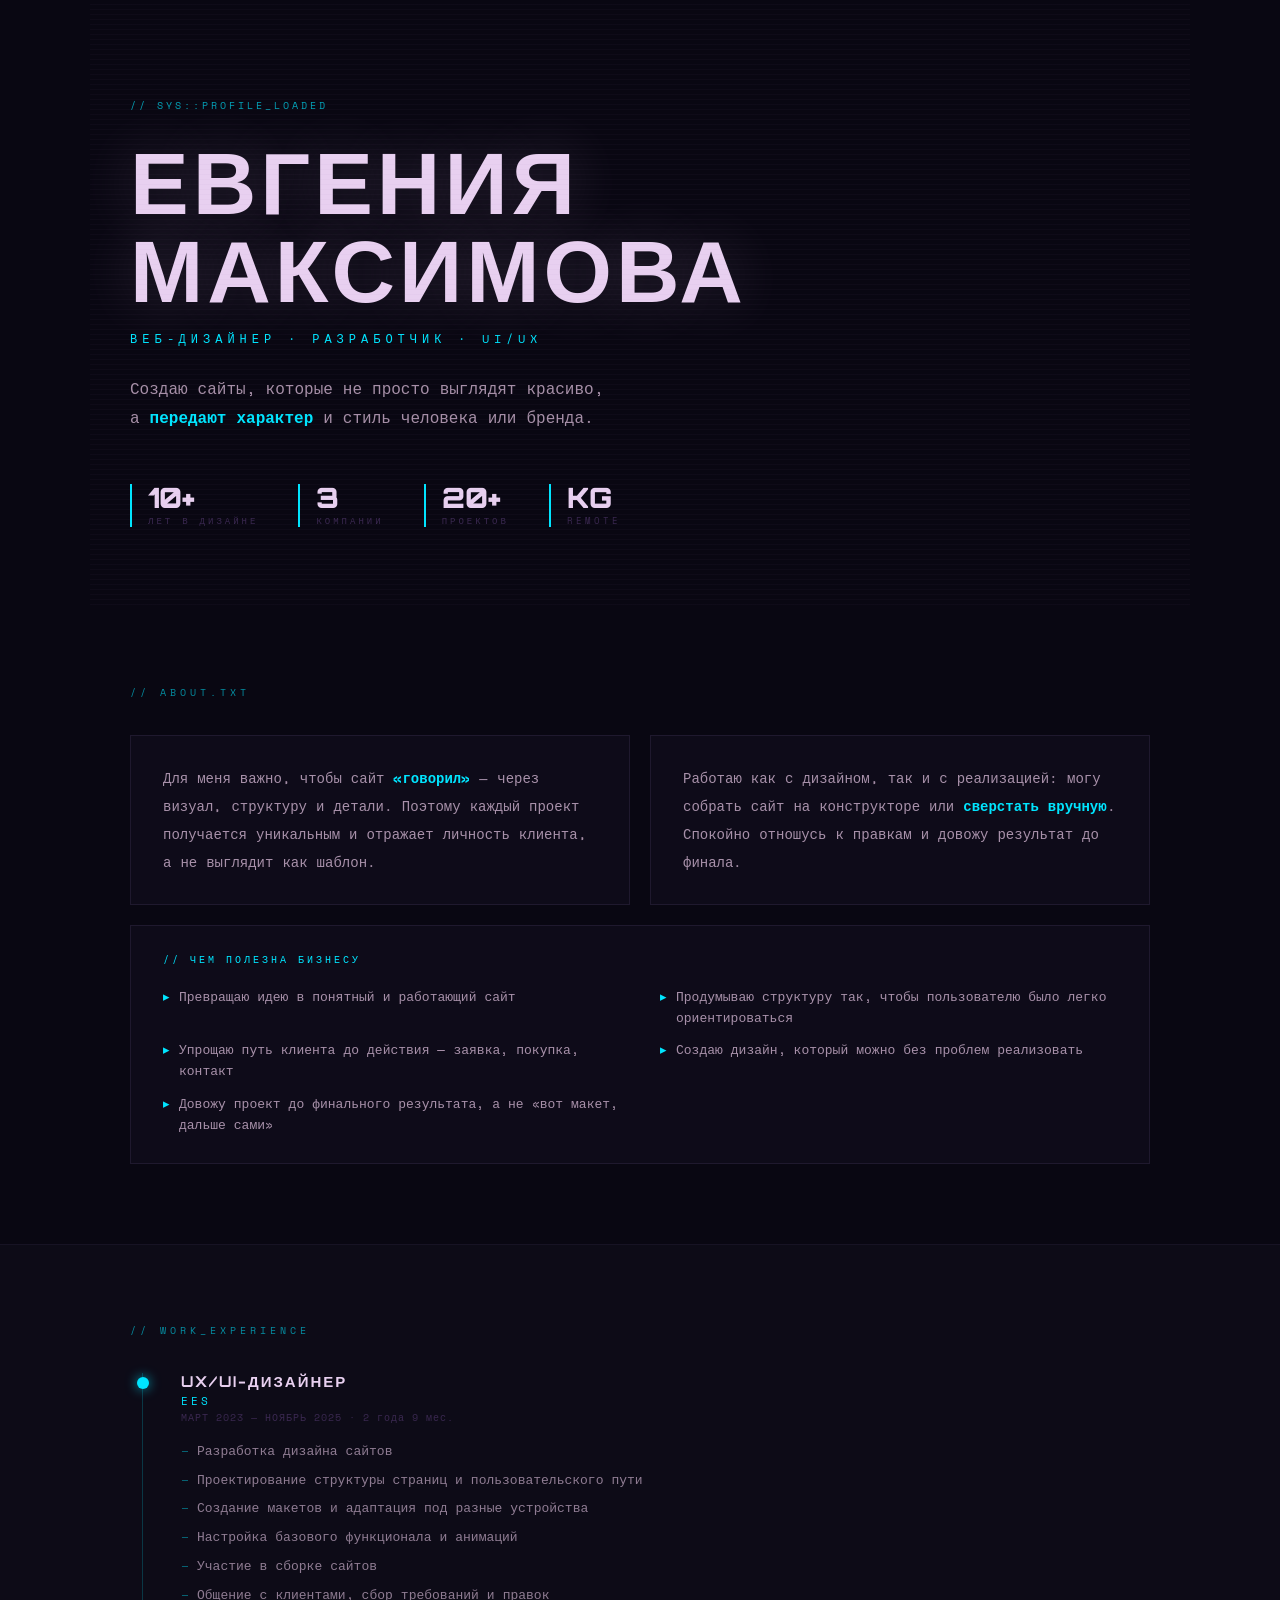
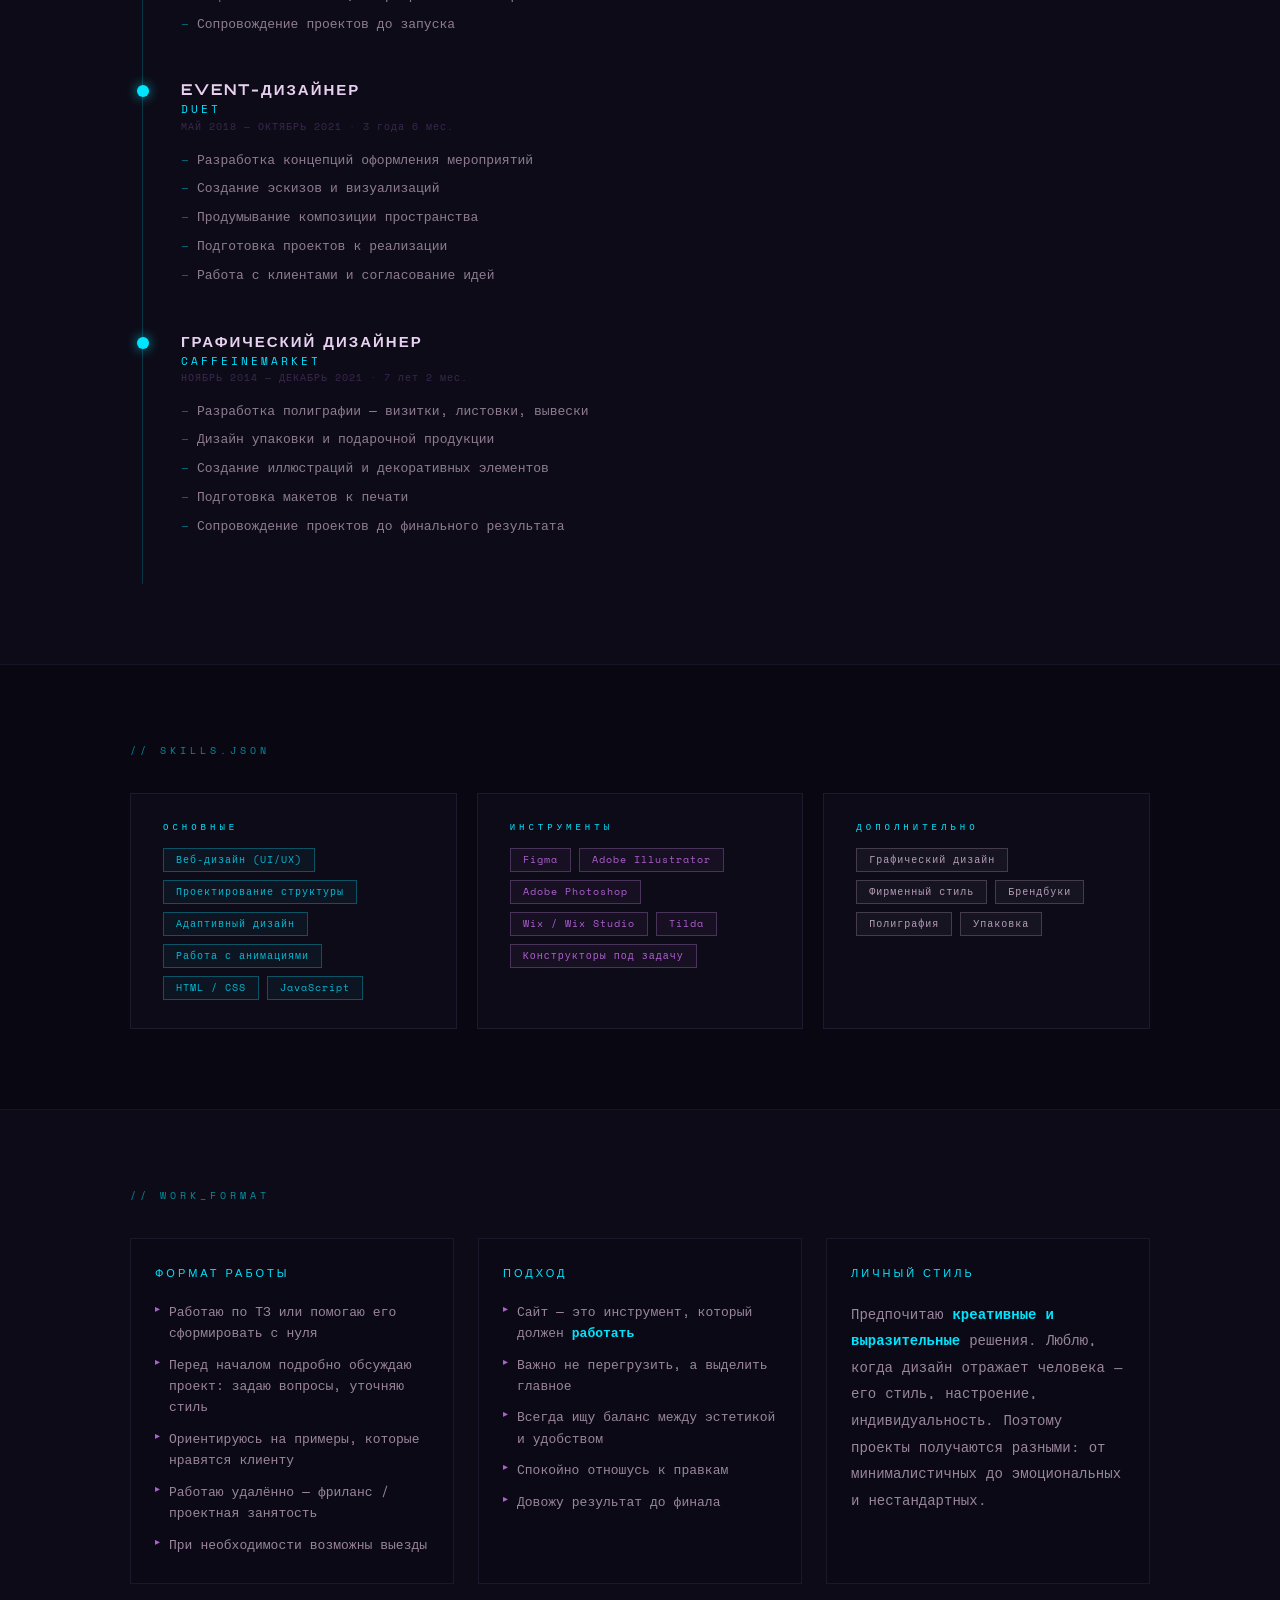
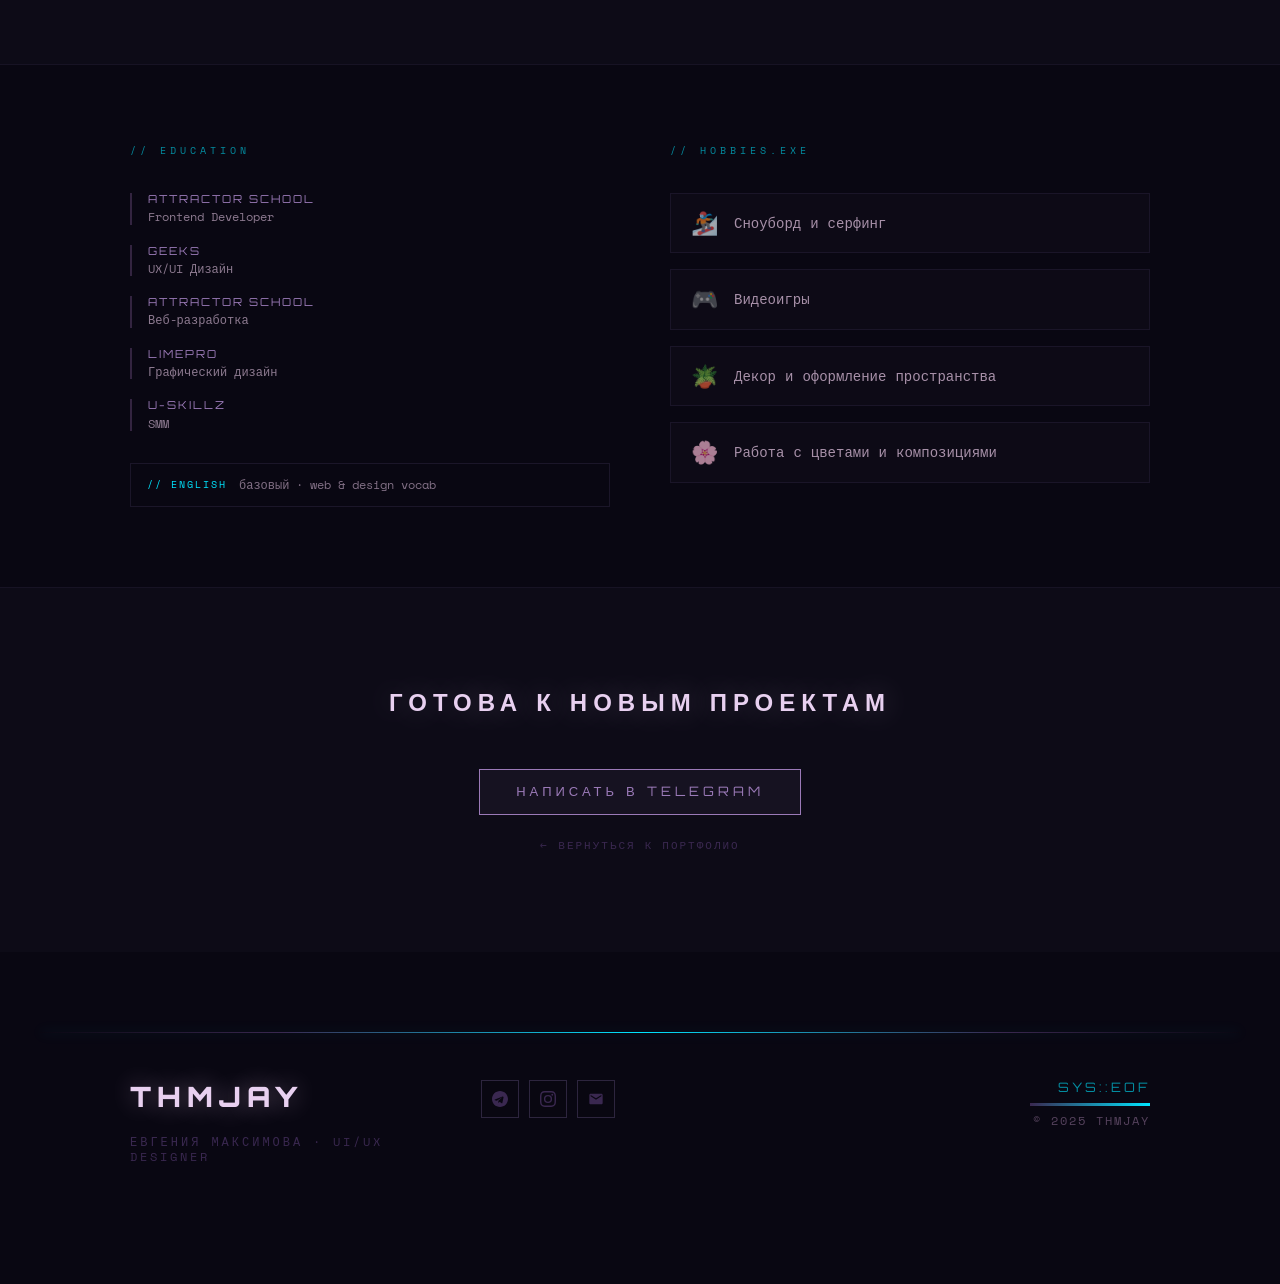
<file: about.html>
<!DOCTYPE html>
<html lang="ru">
<head>
  <meta charset="UTF-8">
  <meta name="viewport" content="width=device-width, initial-scale=1.0">
  <title>Евгения Максимова — О себе | TH.MJAY</title>
  <meta name="description" content="UI/UX дизайнер Евгения Максимова. Навыки, образование, опыт работы и творческий путь в дизайне.">
  <meta property="og:title" content="Евгения Максимова — О себе">
  <meta property="og:description" content="UI/UX дизайнер. Навыки, образование и опыт.">
  <meta property="og:url" content="https://maksimovajay.github.io/th.mjay_portfolio/about.html">
  <meta property="og:type" content="website">
  <link rel="icon" href="image/icon_site/logo_icon_site.png" type="image/png">
  <link rel="stylesheet" href="style.css">
  <link rel="stylesheet" href="about.css">
  <script src="https://cdnjs.cloudflare.com/ajax/libs/gsap/3.12.2/gsap.min.js"></script>
</head>
<body class="about-page">

<!-- ══ NAV ══ -->
<header class="about-header">
  <a href="index.html" class="about-back">← ГЛАВНАЯ</a>
  <div class="about-header-logo">THMJAY</div>
  <a href="https://t.me/mjay_design" target="_blank" class="about-header-cta">НАПИСАТЬ</a>
</header>

<!-- ══ HERO ══ -->
<section class="ab-hero">
  <div class="ab-hero-inner">
    <div class="ab-hero-label">// SYS::PROFILE_LOADED</div>
    <h1 class="ab-hero-name">ЕВГЕНИЯ<br>МАКСИМОВА</h1>
    <div class="ab-hero-role">ВЕБ-ДИЗАЙНЕР · РАЗРАБОТЧИК · UI/UX</div>
    <p class="ab-hero-tagline">
      Создаю сайты, которые не просто выглядят красиво,<br>
      а <span>передают характер</span> и стиль человека или бренда.
    </p>
    <div class="ab-hero-stats">
      <div class="ab-stat"><strong>10+</strong><span>лет в дизайне</span></div>
      <div class="ab-stat"><strong>3</strong><span>компании</span></div>
      <div class="ab-stat"><strong>20+</strong><span>проектов</span></div>
      <div class="ab-stat"><strong>KG</strong><span>remote</span></div>
    </div>
  </div>
  <div class="ab-hero-scan"></div>
</section>

<!-- ══ О СЕБЕ ══ -->
<section class="ab-section">
  <div class="ab-section-inner">
    <div class="ab-label">// ABOUT.TXT</div>
    <div class="ab-about-grid">
      <div class="ab-card">
        <p>Для меня важно, чтобы сайт <span class="hl">«говорил»</span> — через визуал, структуру и детали. Поэтому каждый проект получается уникальным и отражает личность клиента, а не выглядит как шаблон.</p>
      </div>
      <div class="ab-card">
        <p>Работаю как с дизайном, так и с реализацией: могу собрать сайт на конструкторе или <span class="hl">сверстать вручную</span>. Спокойно отношусь к правкам и довожу результат до финала.</p>
      </div>
      <div class="ab-card ab-card--wide">
        <div class="ab-values-title">// ЧЕМ ПОЛЕЗНА БИЗНЕСУ</div>
        <ul class="ab-values">
          <li>Превращаю идею в понятный и работающий сайт</li>
          <li>Продумываю структуру так, чтобы пользователю было легко ориентироваться</li>
          <li>Упрощаю путь клиента до действия — заявка, покупка, контакт</li>
          <li>Создаю дизайн, который можно без проблем реализовать</li>
          <li>Довожу проект до финального результата, а не «вот макет, дальше сами»</li>
        </ul>
      </div>
    </div>
  </div>
</section>

<!-- ══ ОПЫТ ══ -->
<section class="ab-section ab-section--dark">
  <div class="ab-section-inner">
    <div class="ab-label">// WORK_EXPERIENCE</div>
    <div class="ab-timeline">

      <div class="ab-job">
        <div class="ab-job-dot"></div>
        <div class="ab-job-body">
          <div class="ab-job-head">
            <div class="ab-job-title">UX/UI-ДИЗАЙНЕР</div>
            <div class="ab-job-company">EES</div>
            <div class="ab-job-period">МАРТ 2023 — НОЯБРЬ 2025 · 2 года 9 мес.</div>
          </div>
          <ul class="ab-job-list">
            <li>Разработка дизайна сайтов</li>
            <li>Проектирование структуры страниц и пользовательского пути</li>
            <li>Создание макетов и адаптация под разные устройства</li>
            <li>Настройка базового функционала и анимаций</li>
            <li>Участие в сборке сайтов</li>
            <li>Общение с клиентами, сбор требований и правок</li>
            <li>Сопровождение проектов до запуска</li>
          </ul>
        </div>
      </div>

      <div class="ab-job">
        <div class="ab-job-dot"></div>
        <div class="ab-job-body">
          <div class="ab-job-head">
            <div class="ab-job-title">EVENT-ДИЗАЙНЕР</div>
            <div class="ab-job-company">DUET</div>
            <div class="ab-job-period">МАЙ 2018 — ОКТЯБРЬ 2021 · 3 года 6 мес.</div>
          </div>
          <ul class="ab-job-list">
            <li>Разработка концепций оформления мероприятий</li>
            <li>Создание эскизов и визуализаций</li>
            <li>Продумывание композиции пространства</li>
            <li>Подготовка проектов к реализации</li>
            <li>Работа с клиентами и согласование идей</li>
          </ul>
        </div>
      </div>

      <div class="ab-job">
        <div class="ab-job-dot"></div>
        <div class="ab-job-body">
          <div class="ab-job-head">
            <div class="ab-job-title">ГРАФИЧЕСКИЙ ДИЗАЙНЕР</div>
            <div class="ab-job-company">CAFFEINEMARKET</div>
            <div class="ab-job-period">НОЯБРЬ 2014 — ДЕКАБРЬ 2021 · 7 лет 2 мес.</div>
          </div>
          <ul class="ab-job-list">
            <li>Разработка полиграфии — визитки, листовки, вывески</li>
            <li>Дизайн упаковки и подарочной продукции</li>
            <li>Создание иллюстраций и декоративных элементов</li>
            <li>Подготовка макетов к печати</li>
            <li>Сопровождение проектов до финального результата</li>
          </ul>
        </div>
      </div>

    </div>
  </div>
</section>

<!-- ══ НАВЫКИ ══ -->
<section class="ab-section">
  <div class="ab-section-inner">
    <div class="ab-label">// SKILLS.JSON</div>
    <div class="ab-skills-grid">

      <div class="ab-card">
        <div class="ab-skills-cat">ОСНОВНЫЕ</div>
        <div class="ab-tags">
          <span class="ab-tag ab-tag--tr">Веб-дизайн (UI/UX)</span>
          <span class="ab-tag ab-tag--tr">Проектирование структуры</span>
          <span class="ab-tag ab-tag--tr">Адаптивный дизайн</span>
          <span class="ab-tag ab-tag--tr">Работа с анимациями</span>
          <span class="ab-tag ab-tag--tr">HTML / CSS</span>
          <span class="ab-tag ab-tag--tr">JavaScript</span>
        </div>
      </div>

      <div class="ab-card">
        <div class="ab-skills-cat">ИНСТРУМЕНТЫ</div>
        <div class="ab-tags">
          <span class="ab-tag ab-tag--ci">Figma</span>
          <span class="ab-tag ab-tag--ci">Adobe Illustrator</span>
          <span class="ab-tag ab-tag--ci">Adobe Photoshop</span>
          <span class="ab-tag ab-tag--ci">Wix / Wix Studio</span>
          <span class="ab-tag ab-tag--ci">Tilda</span>
          <span class="ab-tag ab-tag--ci">Конструкторы под задачу</span>
        </div>
      </div>

      <div class="ab-card">
        <div class="ab-skills-cat">ДОПОЛНИТЕЛЬНО</div>
        <div class="ab-tags">
          <span class="ab-tag ab-tag--sq">Графический дизайн</span>
          <span class="ab-tag ab-tag--sq">Фирменный стиль</span>
          <span class="ab-tag ab-tag--sq">Брендбуки</span>
          <span class="ab-tag ab-tag--sq">Полиграфия</span>
          <span class="ab-tag ab-tag--sq">Упаковка</span>
        </div>
      </div>

    </div>
  </div>
</section>

<!-- ══ ПОДХОД ══ -->
<section class="ab-section ab-section--dark">
  <div class="ab-section-inner">
    <div class="ab-label">// WORK_FORMAT</div>
    <div class="ab-approach-grid">
      <div class="ab-approach-block">
        <div class="ab-approach-title">ФОРМАТ РАБОТЫ</div>
        <ul class="ab-approach-list">
          <li>Работаю по ТЗ или помогаю его сформировать с нуля</li>
          <li>Перед началом подробно обсуждаю проект: задаю вопросы, уточняю стиль</li>
          <li>Ориентируюсь на примеры, которые нравятся клиенту</li>
          <li>Работаю удалённо — фриланс / проектная занятость</li>
          <li>При необходимости возможны выезды</li>
        </ul>
      </div>
      <div class="ab-approach-block">
        <div class="ab-approach-title">ПОДХОД</div>
        <ul class="ab-approach-list">
          <li>Сайт — это инструмент, который должен <span class="hl">работать</span></li>
          <li>Важно не перегрузить, а выделить главное</li>
          <li>Всегда ищу баланс между эстетикой и удобством</li>
          <li>Спокойно отношусь к правкам</li>
          <li>Довожу результат до финала</li>
        </ul>
      </div>
      <div class="ab-approach-block">
        <div class="ab-approach-title">ЛИЧНЫЙ СТИЛЬ</div>
        <p class="ab-approach-text">
          Предпочитаю <span class="hl">креативные и выразительные</span> решения.
          Люблю, когда дизайн отражает человека — его стиль, настроение, индивидуальность.
          Поэтому проекты получаются разными: от минималистичных до эмоциональных и нестандартных.
        </p>
      </div>
    </div>
  </div>
</section>

<!-- ══ ОБРАЗОВАНИЕ + ХОББИ ══ -->
<section class="ab-section">
  <div class="ab-section-inner">
    <div class="ab-edu-hobbies">

      <div>
        <div class="ab-label">// EDUCATION</div>
        <div class="ab-edu-list">
          <div class="ab-edu-item">
            <div class="ab-edu-school">ATTRACTOR SCHOOL</div>
            <div class="ab-edu-course">Frontend Developer</div>
          </div>
          <div class="ab-edu-item">
            <div class="ab-edu-school">GEEKS</div>
            <div class="ab-edu-course">UX/UI Дизайн</div>
          </div>
          <div class="ab-edu-item">
            <div class="ab-edu-school">ATTRACTOR SCHOOL</div>
            <div class="ab-edu-course">Веб-разработка</div>
          </div>
          <div class="ab-edu-item">
            <div class="ab-edu-school">LIMEPRO</div>
            <div class="ab-edu-course">Графический дизайн</div>
          </div>
          <div class="ab-edu-item">
            <div class="ab-edu-school">U-SKILLZ</div>
            <div class="ab-edu-course">SMM</div>
          </div>
        </div>
        <div class="ab-lang">
          <span class="ab-lang-label">// ENGLISH</span>
          <span class="ab-lang-level">базовый · web & design vocab</span>
        </div>
      </div>

      <div>
        <div class="ab-label">// HOBBIES.EXE</div>
        <div class="ab-hobbies">
          <div class="ab-hobby">
            <span class="ab-hobby-icon">🏂</span>
            <span>Сноуборд и серфинг</span>
          </div>
          <div class="ab-hobby">
            <span class="ab-hobby-icon">🎮</span>
            <span>Видеоигры</span>
          </div>
          <div class="ab-hobby">
            <span class="ab-hobby-icon">🪴</span>
            <span>Декор и оформление пространства</span>
          </div>
          <div class="ab-hobby">
            <span class="ab-hobby-icon">🌸</span>
            <span>Работа с цветами и композициями</span>
          </div>
        </div>
      </div>

    </div>
  </div>
</section>

<!-- ══ CTA ══ -->
<section class="ab-cta">
  <div class="ab-cta-inner">
    <div class="ab-cta-text">ГОТОВА К НОВЫМ ПРОЕКТАМ</div>
    <a href="https://t.me/mjay_design" target="_blank" class="neon-btn">НАПИСАТЬ В TELEGRAM</a>
    <a href="index.html" class="ab-cta-back">← ВЕРНУТЬСЯ К ПОРТФОЛИО</a>
  </div>
</section>

<footer class="site-footer">
  <div class="footer-inner">
    <div class="footer-brand">
      <div class="footer-logo">THMJAY</div>
      <div class="footer-tagline">ЕВГЕНИЯ МАКСИМОВА · UI/UX DESIGNER</div>
    </div>
    <div class="footer-socials">
      <a href="https://t.me/mjay_design" target="_blank" class="footer-soc" title="Telegram">
        <svg viewBox="0 0 24 24" fill="currentColor"><path d="M12 0C5.373 0 0 5.373 0 12s5.373 12 12 12 12-5.373 12-12S18.627 0 12 0zm5.562 8.248-2.032 9.565c-.148.658-.538.818-1.09.508l-3-2.21-1.447 1.394c-.16.16-.295.295-.605.295l.213-3.053 5.56-5.023c.242-.213-.054-.333-.373-.12L7.19 14.7l-2.95-.924c-.642-.2-.655-.642.136-.95l11.526-4.445c.537-.194 1.006.131.66.867z"/></svg>
      </a>
      <a href="https://www.instagram.com/mjay.design_/" target="_blank" class="footer-soc" title="Instagram">
        <svg viewBox="0 0 24 24" fill="currentColor"><path d="M12 2.163c3.204 0 3.584.012 4.85.07 3.252.148 4.771 1.691 4.919 4.919.058 1.265.069 1.645.069 4.849 0 3.205-.012 3.584-.069 4.849-.149 3.225-1.664 4.771-4.919 4.919-1.266.058-1.644.07-4.85.07-3.204 0-3.584-.012-4.849-.07-3.26-.149-4.771-1.699-4.919-4.92-.058-1.265-.07-1.644-.07-4.849 0-3.204.013-3.583.07-4.849.149-3.227 1.664-4.771 4.919-4.919 1.266-.057 1.645-.069 4.849-.069zM12 0C8.741 0 8.333.014 7.053.072 2.695.272.273 2.69.073 7.052.014 8.333 0 8.741 0 12c0 3.259.014 3.668.072 4.948.2 4.358 2.618 6.78 6.98 6.98C8.333 23.986 8.741 24 12 24c3.259 0 3.668-.014 4.948-.072 4.354-.2 6.782-2.618 6.979-6.98.059-1.28.073-1.689.073-4.948 0-3.259-.014-3.667-.072-4.947-.196-4.354-2.617-6.78-6.979-6.98C15.668.014 15.259 0 12 0zm0 5.838a6.162 6.162 0 100 12.324 6.162 6.162 0 000-12.324zM12 16a4 4 0 110-8 4 4 0 010 8zm6.406-11.845a1.44 1.44 0 100 2.881 1.44 1.44 0 000-2.881z"/></svg>
      </a>
      <a href="mailto:evgeniyamaksimova0717@gmail.com" class="footer-soc" title="Email">
        <svg viewBox="0 0 24 24" fill="currentColor"><path d="M20 4H4c-1.1 0-2 .9-2 2v12c0 1.1.9 2 2 2h16c1.1 0 2-.9 2-2V6c0-1.1-.9-2-2-2zm0 4l-8 5-8-5V6l8 5 8-5v2z"/></svg>
      </a>
    </div>
    <div class="footer-copy">
      <span class="footer-sys">SYS::EOF</span>
      <span class="footer-bar"><span class="footer-bar-fill"></span></span>
      <span class="footer-year">© 2025 THMJAY</span>
    </div>
  </div>
  <div class="footer-line"></div>
</footer>
<script>
;(function(){
  const h = document.querySelector('.about-header');
  if (!h) return;
  window.addEventListener('scroll', function(){
    h.classList.toggle('ah-visible', window.scrollY > 60);
  }, {passive: true});
})();
</script>
</body>
</html>
</file>
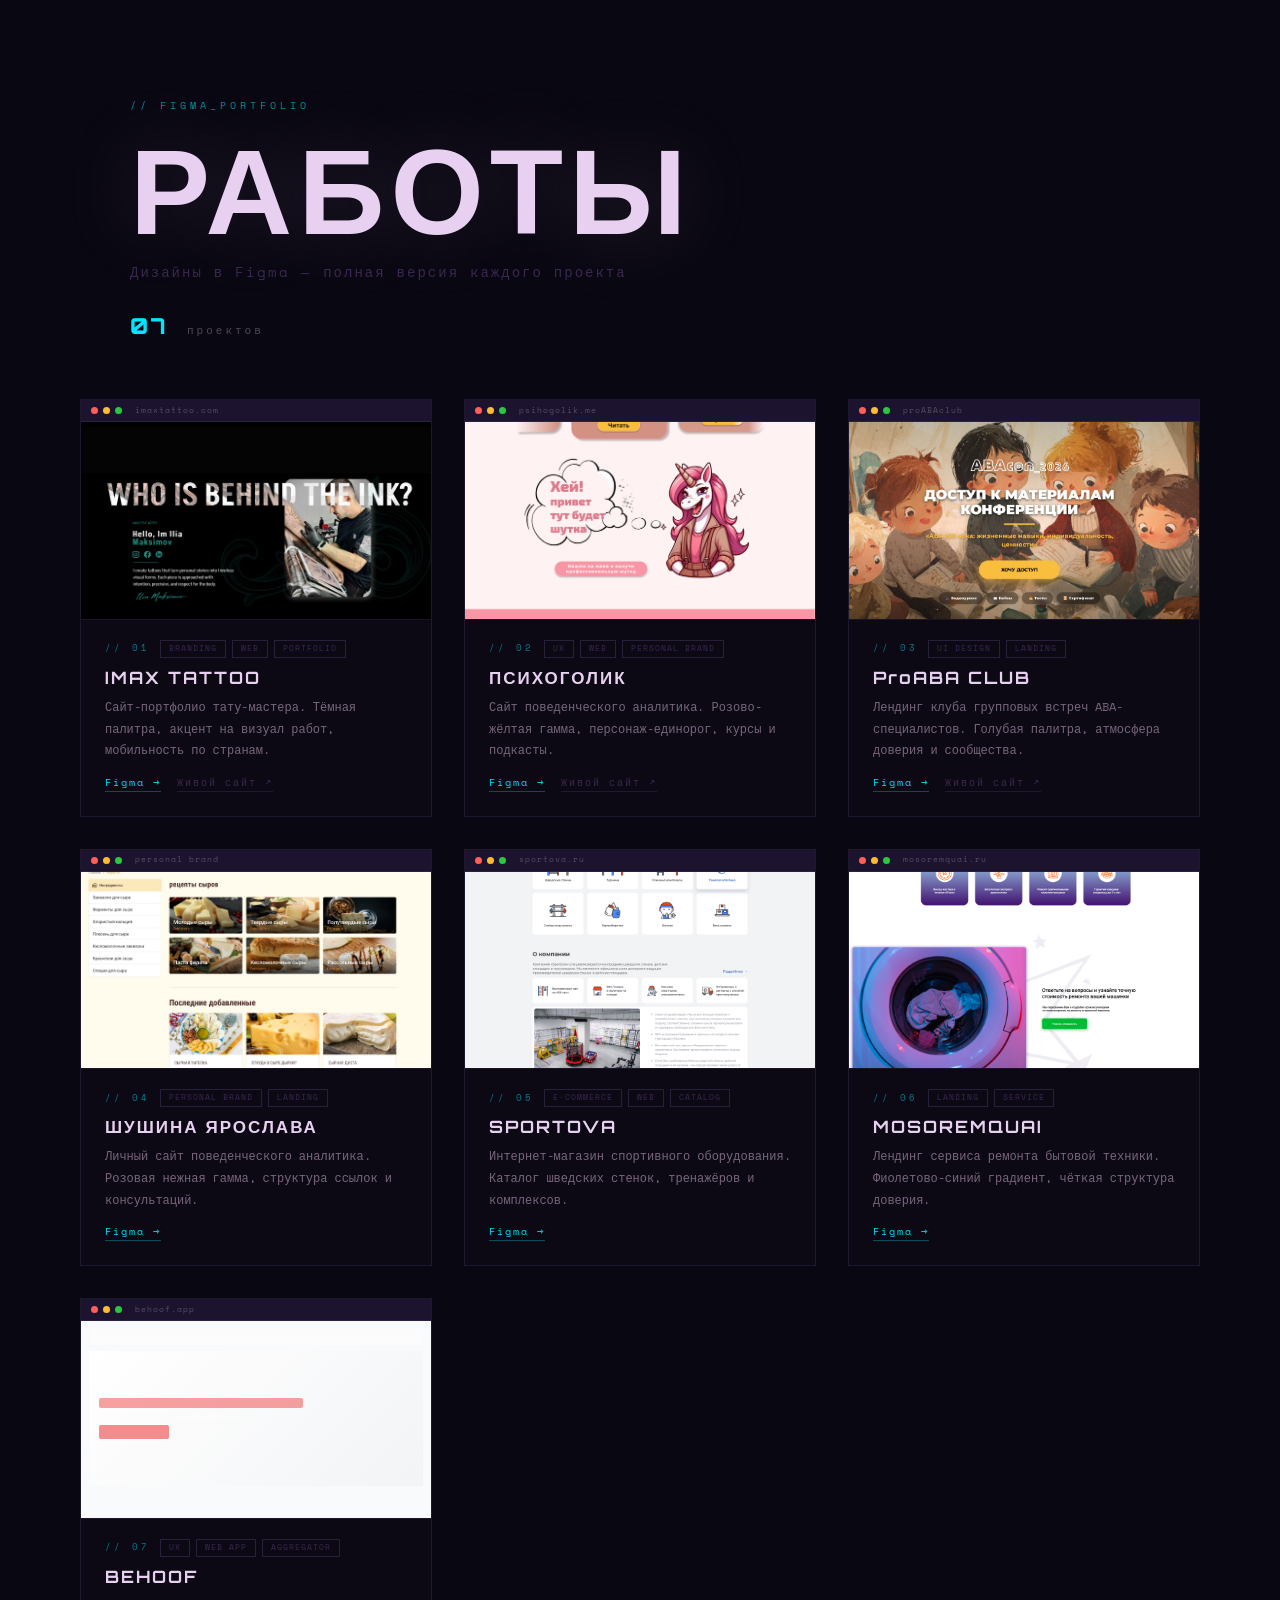
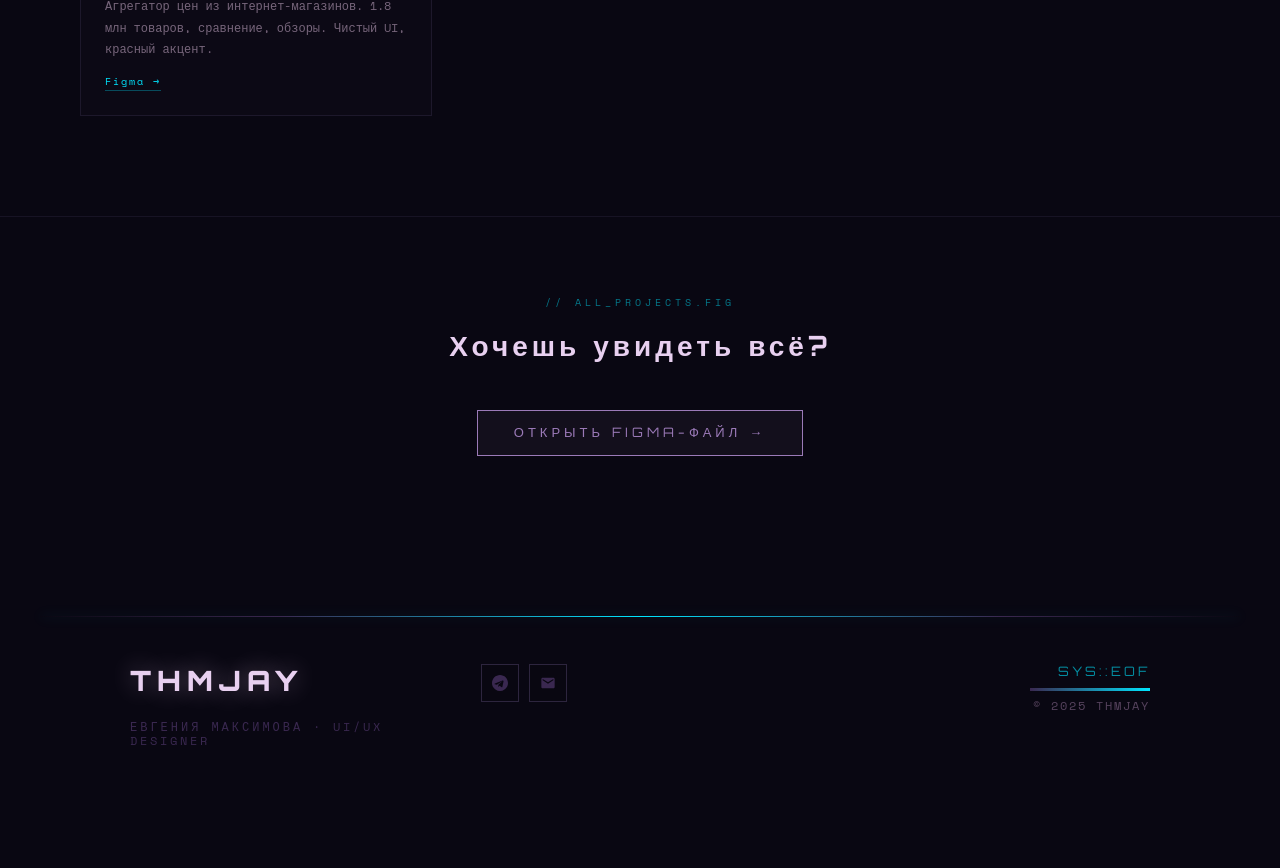
<file: figma.html>
<!DOCTYPE html>
<html lang="ru">
<head>
  <meta charset="UTF-8">
  <meta name="viewport" content="width=device-width, initial-scale=1.0">
  <title>TH.MJAY — Работы в Figma | Портфолио</title>
  <meta name="description" content="Дизайн-работы Евгении Максимовой в Figma. Полноэкранные превью проектов: лендинги, сайты, интерфейсы.">
  <meta property="og:title" content="TH.MJAY — Работы в Figma">
  <meta property="og:description" content="Полноэкранные превью дизайн-проектов в Figma.">
  <meta property="og:url" content="https://maksimovajay.github.io/th.mjay_portfolio/figma.html">
  <meta property="og:type" content="website">
  <link rel="icon" href="image/icon_site/logo_icon_site.png" type="image/png">
  <link rel="stylesheet" href="style.css">
  <link rel="stylesheet" href="about.css">
  <link rel="stylesheet" href="figma.css">
</head>
<body class="figma-page">

<!-- ══ HEADER ══ -->
<header class="about-header">
  <a href="index.html" class="about-back">← ГЛАВНАЯ</a>
  <div class="about-header-logo">THMJAY</div>
  <a href="https://www.figma.com/design/40Yhkjzy2fgGwtWJO0D4WO/" target="_blank" class="about-header-cta">FIGMA →</a>
</header>

<!-- ══ HERO ══ -->
<section class="fw-hero">
  <div class="fw-hero-label">// FIGMA_PORTFOLIO</div>
  <h1 class="fw-hero-title">РАБОТЫ</h1>
  <p class="fw-hero-sub">Дизайны в Figma — полная версия каждого проекта</p>
  <div class="fw-hero-count"><span>07</span> проектов</div>
</section>

<!-- ══ GRID ══ -->
<section class="fw-grid-section">
  <div class="fw-grid">

    <!-- 01 IMAX TATTOO -->
    <article class="fw-card">
      <a href="https://www.figma.com/design/40Yhkjzy2fgGwtWJO0D4WO/Potfolio--Copy-?node-id=108-2" target="_blank" class="fw-card-preview">
        <div class="fw-browser">
          <div class="fw-browser-bar">
            <span class="fw-dot fw-dot--r"></span>
            <span class="fw-dot fw-dot--y"></span>
            <span class="fw-dot fw-dot--g"></span>
            <span class="fw-url">imaxtattoo.com</span>
          </div>
          <div class="fw-browser-body fw-preview--imax">
            <div class="fw-mock-nav"></div>
            <div class="fw-mock-hero fw-mock-hero--dark">
              <div class="fw-mock-h1"></div>
              <div class="fw-mock-h2"></div>
            </div>
            <div class="fw-mock-grid fw-mock-grid--3">
              <div></div><div></div><div></div>
            </div>
          </div>
        </div>
        <div class="fw-card-hover">// ОТКРЫТЬ В FIGMA</div>
      </a>
      <div class="fw-card-info">
        <div class="fw-card-meta">
          <span class="fw-num">// 01</span>
          <span class="fw-tags">
            <span class="fw-tag">BRANDING</span>
            <span class="fw-tag">WEB</span>
            <span class="fw-tag">PORTFOLIO</span>
          </span>
        </div>
        <h2 class="fw-card-title">IMAX TATTOO</h2>
        <p class="fw-card-desc">Сайт-портфолио тату-мастера. Тёмная палитра, акцент на визуал работ, мобильность по странам.</p>
        <div class="fw-card-links">
          <a href="https://www.figma.com/design/40Yhkjzy2fgGwtWJO0D4WO/Potfolio--Copy-?node-id=108-2" target="_blank" class="fw-link-figma">Figma →</a>
          <a href="https://www.imaxtattoo.com/" target="_blank" class="fw-link-live">Живой сайт ↗</a>
        </div>
      </div>
    </article>

    <!-- 02 ПСИХОГОЛИК -->
    <article class="fw-card">
      <a href="https://www.figma.com/design/40Yhkjzy2fgGwtWJO0D4WO/Potfolio--Copy-?node-id=293-461" target="_blank" class="fw-card-preview">
        <div class="fw-browser">
          <div class="fw-browser-bar">
            <span class="fw-dot fw-dot--r"></span>
            <span class="fw-dot fw-dot--y"></span>
            <span class="fw-dot fw-dot--g"></span>
            <span class="fw-url">psihogolik.me</span>
          </div>
          <div class="fw-browser-body fw-preview--psih">
            <div class="fw-mock-nav fw-mock-nav--pink"></div>
            <div class="fw-mock-hero fw-mock-hero--pink">
              <div class="fw-mock-h1"></div>
              <div class="fw-mock-tag"></div>
              <div class="fw-mock-char"></div>
            </div>
            <div class="fw-mock-grid fw-mock-grid--2">
              <div></div><div></div>
            </div>
          </div>
        </div>
        <div class="fw-card-hover">// ОТКРЫТЬ В FIGMA</div>
      </a>
      <div class="fw-card-info">
        <div class="fw-card-meta">
          <span class="fw-num">// 02</span>
          <span class="fw-tags">
            <span class="fw-tag">UX</span>
            <span class="fw-tag">WEB</span>
            <span class="fw-tag">PERSONAL BRAND</span>
          </span>
        </div>
        <h2 class="fw-card-title">ПСИХОГОЛИК</h2>
        <p class="fw-card-desc">Сайт поведенческого аналитика. Розово-жёлтая гамма, персонаж-единорог, курсы и подкасты.</p>
        <div class="fw-card-links">
          <a href="https://www.figma.com/design/40Yhkjzy2fgGwtWJO0D4WO/Potfolio--Copy-?node-id=293-461" target="_blank" class="fw-link-figma">Figma →</a>
          <a href="https://psihogolik.getcourse.ru/psihogolik.me" target="_blank" class="fw-link-live">Живой сайт ↗</a>
        </div>
      </div>
    </article>

    <!-- 03 ProABA CLUB -->
    <article class="fw-card">
      <a href="https://www.figma.com/design/40Yhkjzy2fgGwtWJO0D4WO/Potfolio--Copy-?node-id=410-335" target="_blank" class="fw-card-preview">
        <div class="fw-browser">
          <div class="fw-browser-bar">
            <span class="fw-dot fw-dot--r"></span>
            <span class="fw-dot fw-dot--y"></span>
            <span class="fw-dot fw-dot--g"></span>
            <span class="fw-url">proABAclub</span>
          </div>
          <div class="fw-browser-body fw-preview--aba">
            <div class="fw-mock-nav"></div>
            <div class="fw-mock-hero fw-mock-hero--blue">
              <div class="fw-mock-h1"></div>
              <div class="fw-mock-h2"></div>
              <div class="fw-mock-btn"></div>
            </div>
            <div class="fw-mock-grid fw-mock-grid--3">
              <div></div><div></div><div></div>
            </div>
          </div>
        </div>
        <div class="fw-card-hover">// ОТКРЫТЬ В FIGMA</div>
      </a>
      <div class="fw-card-info">
        <div class="fw-card-meta">
          <span class="fw-num">// 03</span>
          <span class="fw-tags">
            <span class="fw-tag">UI DESIGN</span>
            <span class="fw-tag">LANDING</span>
          </span>
        </div>
        <h2 class="fw-card-title">ProABA CLUB</h2>
        <p class="fw-card-desc">Лендинг клуба групповых встреч ABA-специалистов. Голубая палитра, атмосфера доверия и сообщества.</p>
        <div class="fw-card-links">
          <a href="https://www.figma.com/design/40Yhkjzy2fgGwtWJO0D4WO/Potfolio--Copy-?node-id=410-335" target="_blank" class="fw-link-figma">Figma →</a>
          <a href="https://lera-proaut.ru/pro%D0%90%D0%92%D0%90club" target="_blank" class="fw-link-live">Живой сайт ↗</a>
        </div>
      </div>
    </article>

    <!-- 04 ШУШИНА ЯРОСЛАВА -->
    <article class="fw-card">
      <a href="https://www.figma.com/design/40Yhkjzy2fgGwtWJO0D4WO/Potfolio--Copy-?node-id=429-325" target="_blank" class="fw-card-preview">
        <div class="fw-browser">
          <div class="fw-browser-bar">
            <span class="fw-dot fw-dot--r"></span>
            <span class="fw-dot fw-dot--y"></span>
            <span class="fw-dot fw-dot--g"></span>
            <span class="fw-url">personal brand</span>
          </div>
          <div class="fw-browser-body fw-preview--shu">
            <div class="fw-mock-photo"></div>
            <div class="fw-mock-tags-row">
              <span></span><span></span><span></span>
            </div>
            <div class="fw-mock-grid fw-mock-grid--3">
              <div></div><div></div><div></div>
            </div>
          </div>
        </div>
        <div class="fw-card-hover">// ОТКРЫТЬ В FIGMA</div>
      </a>
      <div class="fw-card-info">
        <div class="fw-card-meta">
          <span class="fw-num">// 04</span>
          <span class="fw-tags">
            <span class="fw-tag">PERSONAL BRAND</span>
            <span class="fw-tag">LANDING</span>
          </span>
        </div>
        <h2 class="fw-card-title">ШУШИНА ЯРОСЛАВА</h2>
        <p class="fw-card-desc">Личный сайт поведенческого аналитика. Розовая нежная гамма, структура ссылок и консультаций.</p>
        <div class="fw-card-links">
          <a href="https://www.figma.com/design/40Yhkjzy2fgGwtWJO0D4WO/Potfolio--Copy-?node-id=429-325" target="_blank" class="fw-link-figma">Figma →</a>
        </div>
      </div>
    </article>

    <!-- 05 SPORTOVA -->
    <article class="fw-card">
      <a href="https://www.figma.com/design/40Yhkjzy2fgGwtWJO0D4WO/Potfolio--Copy-?node-id=269-254" target="_blank" class="fw-card-preview">
        <div class="fw-browser">
          <div class="fw-browser-bar">
            <span class="fw-dot fw-dot--r"></span>
            <span class="fw-dot fw-dot--y"></span>
            <span class="fw-dot fw-dot--g"></span>
            <span class="fw-url">sportova.ru</span>
          </div>
          <div class="fw-browser-body fw-preview--sport">
            <div class="fw-mock-nav fw-mock-nav--blue"></div>
            <div class="fw-mock-catbar"></div>
            <div class="fw-mock-hero fw-mock-hero--sport">
              <div class="fw-mock-h1"></div>
              <div class="fw-mock-btn fw-mock-btn--orange"></div>
            </div>
            <div class="fw-mock-grid fw-mock-grid--4">
              <div></div><div></div><div></div><div></div>
            </div>
          </div>
        </div>
        <div class="fw-card-hover">// ОТКРЫТЬ В FIGMA</div>
      </a>
      <div class="fw-card-info">
        <div class="fw-card-meta">
          <span class="fw-num">// 05</span>
          <span class="fw-tags">
            <span class="fw-tag">E-COMMERCE</span>
            <span class="fw-tag">WEB</span>
            <span class="fw-tag">CATALOG</span>
          </span>
        </div>
        <h2 class="fw-card-title">SPORTOVA</h2>
        <p class="fw-card-desc">Интернет-магазин спортивного оборудования. Каталог шведских стенок, тренажёров и комплексов.</p>
        <div class="fw-card-links">
          <a href="https://www.figma.com/design/40Yhkjzy2fgGwtWJO0D4WO/Potfolio--Copy-?node-id=269-254" target="_blank" class="fw-link-figma">Figma →</a>
        </div>
      </div>
    </article>

    <!-- 06 MOSOREMQUAI -->
    <article class="fw-card">
      <a href="https://www.figma.com/design/40Yhkjzy2fgGwtWJO0D4WO/Potfolio--Copy-?node-id=269-941" target="_blank" class="fw-card-preview">
        <div class="fw-browser">
          <div class="fw-browser-bar">
            <span class="fw-dot fw-dot--r"></span>
            <span class="fw-dot fw-dot--y"></span>
            <span class="fw-dot fw-dot--g"></span>
            <span class="fw-url">mosoremquai.ru</span>
          </div>
          <div class="fw-browser-body fw-preview--moso">
            <div class="fw-mock-nav"></div>
            <div class="fw-mock-hero fw-mock-hero--purple">
              <div class="fw-mock-h1"></div>
              <div class="fw-mock-list">
                <span></span><span></span><span></span>
              </div>
              <div class="fw-mock-btn fw-mock-btn--green"></div>
            </div>
          </div>
        </div>
        <div class="fw-card-hover">// ОТКРЫТЬ В FIGMA</div>
      </a>
      <div class="fw-card-info">
        <div class="fw-card-meta">
          <span class="fw-num">// 06</span>
          <span class="fw-tags">
            <span class="fw-tag">LANDING</span>
            <span class="fw-tag">SERVICE</span>
          </span>
        </div>
        <h2 class="fw-card-title">MOSOREMQUAI</h2>
        <p class="fw-card-desc">Лендинг сервиса ремонта бытовой техники. Фиолетово-синий градиент, чёткая структура доверия.</p>
        <div class="fw-card-links">
          <a href="https://www.figma.com/design/40Yhkjzy2fgGwtWJO0D4WO/Potfolio--Copy-?node-id=269-941" target="_blank" class="fw-link-figma">Figma →</a>
        </div>
      </div>
    </article>

    <!-- 07 BEHOOF -->
    <article class="fw-card">
      <a href="https://www.figma.com/design/40Yhkjzy2fgGwtWJO0D4WO/Potfolio--Copy-?node-id=269-1839" target="_blank" class="fw-card-preview">
        <div class="fw-browser">
          <div class="fw-browser-bar">
            <span class="fw-dot fw-dot--r"></span>
            <span class="fw-dot fw-dot--y"></span>
            <span class="fw-dot fw-dot--g"></span>
            <span class="fw-url">behoof.app</span>
          </div>
          <div class="fw-browser-body fw-preview--behoof">
            <div class="fw-mock-nav fw-mock-nav--white"></div>
            <div class="fw-mock-hero fw-mock-hero--white">
              <div class="fw-mock-h1 fw-mock-h1--red"></div>
              <div class="fw-mock-h2"></div>
              <div class="fw-mock-btn fw-mock-btn--red"></div>
            </div>
            <div class="fw-mock-grid fw-mock-grid--4">
              <div></div><div></div><div></div><div></div>
            </div>
          </div>
        </div>
        <div class="fw-card-hover">// ОТКРЫТЬ В FIGMA</div>
      </a>
      <div class="fw-card-info">
        <div class="fw-card-meta">
          <span class="fw-num">// 07</span>
          <span class="fw-tags">
            <span class="fw-tag">UX</span>
            <span class="fw-tag">WEB APP</span>
            <span class="fw-tag">AGGREGATOR</span>
          </span>
        </div>
        <h2 class="fw-card-title">BEHOOF</h2>
        <p class="fw-card-desc">Агрегатор цен из интернет-магазинов. 1.8 млн товаров, сравнение, обзоры. Чистый UI, красный акцент.</p>
        <div class="fw-card-links">
          <a href="https://www.figma.com/design/40Yhkjzy2fgGwtWJO0D4WO/Potfolio--Copy-?node-id=269-1839" target="_blank" class="fw-link-figma">Figma →</a>
        </div>
      </div>
    </article>

  </div>
</section>

<!-- ══ FIGMA FILE LINK ══ -->
<section class="fw-full-link">
  <div class="fw-full-link-inner">
    <div class="fw-full-label">// ALL_PROJECTS.FIG</div>
    <div class="fw-full-title">Хочешь увидеть всё?</div>
    <a href="https://www.figma.com/design/40Yhkjzy2fgGwtWJO0D4WO/Potfolio--Copy-?node-id=0-1" target="_blank" class="neon-btn">ОТКРЫТЬ FIGMA-ФАЙЛ →</a>
  </div>
</section>

<footer class="site-footer">
  <div class="footer-inner">
    <div class="footer-brand">
      <div class="footer-logo">THMJAY</div>
      <div class="footer-tagline">ЕВГЕНИЯ МАКСИМОВА · UI/UX DESIGNER</div>
    </div>
    <div class="footer-socials">
      <a href="https://t.me/mjay_design" target="_blank" class="footer-soc" title="Telegram">
        <svg viewBox="0 0 24 24" fill="currentColor"><path d="M12 0C5.373 0 0 5.373 0 12s5.373 12 12 12 12-5.373 12-12S18.627 0 12 0zm5.562 8.248-2.032 9.565c-.148.658-.538.818-1.09.508l-3-2.21-1.447 1.394c-.16.16-.295.295-.605.295l.213-3.053 5.56-5.023c.242-.213-.054-.333-.373-.12L7.19 14.7l-2.95-.924c-.642-.2-.655-.642.136-.95l11.526-4.445c.537-.194 1.006.131.66.867z"/></svg>
      </a>
      <a href="mailto:evgeniyamaksimova0717@gmail.com" class="footer-soc" title="Email">
        <svg viewBox="0 0 24 24" fill="currentColor"><path d="M20 4H4c-1.1 0-2 .9-2 2v12c0 1.1.9 2 2 2h16c1.1 0 2-.9 2-2V6c0-1.1-.9-2-2-2zm0 4l-8 5-8-5V6l8 5 8-5v2z"/></svg>
      </a>
    </div>
    <div class="footer-copy">
      <span class="footer-sys">SYS::EOF</span>
      <span class="footer-bar"><span class="footer-bar-fill"></span></span>
      <span class="footer-year">© 2025 THMJAY</span>
    </div>
  </div>
  <div class="footer-line"></div>
</footer>
<script>
;(function(){
  const h = document.querySelector('.about-header');
  if (!h) return;
  window.addEventListener('scroll', function(){
    h.classList.toggle('ah-visible', window.scrollY > 60);
  }, {passive: true});
})();
</script>
</body>
</html>
</file>
<file: style.css>
@import url('https://fonts.googleapis.com/css2?family=Orbitron:wght@400;700;900&family=Space+Mono:ital,wght@0,400;0,700;1,400&display=swap');

/* ========================
   ПЕРЕМЕННЫЕ
   ======================== */
:root {
  --black:    #090712;
  --deep:     #3A2850;

  /* ── Цветовая система ── */
  --primary:   #B060D0;   /* фиолетовый — ведёт взгляд */
  --secondary: #00E5FF;   /* циан — кнопки, ссылки, интерактив */
  --support:   #9B7AB8;   /* лаванда — вторичный текст */
  --quiet:     #52446D;   /* тёмный — рамки, фоны */
  --text:      #E8D0F0;   /* светлый — читаемый текст */

  /* legacy aliases — чтоб не ломать старые ссылки */
  --purple:   var(--primary);
  --lavender: var(--support);
  --pink:     var(--text);
  --sq: var(--text);
  --ci: var(--primary);
  --tr: var(--secondary);
  --cr: var(--support);
}

/* ========================
   PRELOADER
   ======================== */
#preloader {
  position: fixed;
  inset: 0;
  z-index: 9999;
  background: var(--black);
  display: flex;
  align-items: center;
  justify-content: center;
  transition: opacity 0.7s ease, visibility 0.7s ease;
}
#preloader.pl-hidden {
  opacity: 0;
  visibility: hidden;
  pointer-events: none;
}
#preloader-rain {
  position: absolute;
  inset: 0;
  opacity: 0.35;
}
.pl-scanlines {
  position: absolute;
  inset: 0;
  background: repeating-linear-gradient(
    to bottom,
    transparent 0, transparent 3px,
    rgba(0,0,0,0.18) 3px, rgba(0,0,0,0.18) 4px
  );
  pointer-events: none;
}
.pl-inner {
  position: relative;
  z-index: 2;
  display: flex;
  flex-direction: column;
  align-items: center;
  gap: 18px;
  text-align: center;
}
.pl-logo {
  font-family: 'Orbitron', sans-serif;
  font-size: clamp(48px, 10vw, 96px);
  font-weight: 900;
  letter-spacing: 12px;
  color: var(--pink);
  text-shadow: 0 0 60px rgba(250,216,248,0.4), 0 0 120px rgba(250,216,248,0.15);
  animation: pl-glitch 3s infinite;
}
@keyframes pl-glitch {
  0%, 92%, 100% { transform: none; text-shadow: 0 0 60px rgba(250,216,248,0.4), 0 0 120px rgba(250,216,248,0.15); }
  93%  { transform: translate(-3px, 0) skewX(-4deg); text-shadow: 3px 0 0 rgba(0,229,255,0.7), -3px 0 0 rgba(150,106,173,0.7); }
  94%  { transform: translate(3px, 0) skewX(2deg);  text-shadow: -3px 0 0 rgba(0,229,255,0.7), 3px 0 0 rgba(150,106,173,0.7); }
  95%  { transform: none; }
  96%  { transform: translate(0, -2px); opacity: 0.8; }
  97%  { transform: none; opacity: 1; }
}
.pl-subtitle {
  font-family: 'Space Mono', monospace;
  font-size: 13px;
  letter-spacing: 6px;
  color: var(--tr);
  opacity: 0.7;
}
.pl-bar-wrap {
  display: flex;
  align-items: center;
  gap: 14px;
  width: 320px;
}
.pl-bar-track {
  flex: 1;
  height: 2px;
  background: rgba(82,68,109,0.3);
  overflow: hidden;
}
.pl-bar-fill {
  height: 100%;
  width: 0%;
  background: var(--tr);
  box-shadow: 0 0 8px var(--tr);
  transition: width 0.1s linear;
}
.pl-bar-pct {
  font-family: 'Space Mono', monospace;
  font-size: 12px;
  letter-spacing: 2px;
  color: var(--tr);
  min-width: 36px;
  text-align: right;
}
.pl-log {
  font-family: 'Space Mono', monospace;
  font-size: 13px;
  letter-spacing: 2px;
  color: rgba(82,68,109,0.8);
  height: 14px;
  transition: opacity 0.3s;
}

/* ========================
   STICKY HEADER
   ======================== */
.sticky-header {
  position: fixed;
  top: 0;
  left: 0;
  right: 0;
  z-index: 500;
  display: flex;
  align-items: center;
  justify-content: space-between;
  padding: 0 40px;
  height: 56px;
  background: rgba(9,7,18,0.82);
  backdrop-filter: blur(14px);
  -webkit-backdrop-filter: blur(14px);
  border-bottom: 1px solid rgba(82,68,109,0.25);
  transform: translateY(-100%);
  opacity: 0;
  transition: transform 0.4s ease, opacity 0.4s ease;
  pointer-events: none;
}
.sticky-header.sh-visible {
  transform: translateY(0);
  opacity: 1;
  pointer-events: all;
}
.sh-logo {
  font-family: 'Orbitron', sans-serif;
  font-size: 16px;
  font-weight: 900;
  letter-spacing: 5px;
  color: var(--pink);
  flex-shrink: 0;
  display: flex;
  align-items: center;
  gap: 8px;
}
.sh-logo-img {
  height: 28px;
  width: auto;
  display: block;
}
.sh-nav {
  display: flex;
  gap: 0;
}
.sh-link {
  font-family: 'Space Mono', monospace;
  font-size: 12px;
  letter-spacing: 2px;
  color: rgba(250,216,248,0.45);
  text-decoration: none;
  padding: 6px 16px;
  transition: color 0.2s;
}
.sh-link:hover { color: var(--tr); }
.sh-cta {
  font-family: 'Space Mono', monospace;
  font-size: 12px;
  letter-spacing: 2px;
  color: var(--black);
  background: var(--tr);
  padding: 6px 14px;
  text-decoration: none;
  flex-shrink: 0;
  transition: background 0.2s;
}
.sh-cta:hover { background: var(--primary); color: var(--text); }
@media (max-width: 800px) {
  .sh-nav { display: none; }
  .sticky-header { padding: 0 24px; }
}

/* ========================
   EXTRAS: cursor / trail / progress / glitch / sidebar / konami
   ======================== */


/* scroll progress */
#scroll-progress {
  position: fixed; top: 0; left: 0;
  height: 2px; width: 0%;
  background: linear-gradient(90deg, var(--ci), var(--tr));
  box-shadow: 0 0 8px var(--tr);
  z-index: 9998;
  transition: width 0.1s linear;
}

/* click ripple */
.click-ripple {
  position: fixed;
  border-radius: 50%;
  border: 1.5px solid var(--tr);
  pointer-events: none;
  z-index: 9995;
  animation: ripple-out 0.55s ease-out forwards;
}
@keyframes ripple-out {
  from { width: 0; height: 0; opacity: 0.9; transform: translate(-50%,-50%) scale(1); }
  to   { width: 80px; height: 80px; opacity: 0; transform: translate(-50%,-50%) scale(1); }
}

/* glitch на hero-name */
.hero-name { position: relative; }
@keyframes hero-glitch {
  0%,89%,100% { transform: none; clip-path: none; text-shadow: 0 0 40px rgba(250,216,248,0.3); }
  90% { transform: translate(-4px,0) skewX(-6deg); clip-path: polygon(0 20%,100% 20%,100% 40%,0 40%);
        text-shadow: 4px 0 0 rgba(0,229,255,0.8), -4px 0 0 rgba(150,106,173,0.8); }
  91% { transform: translate(4px,0) skewX(4deg);  clip-path: polygon(0 60%,100% 60%,100% 80%,0 80%);
        text-shadow: -4px 0 0 rgba(0,229,255,0.8), 4px 0 0 rgba(150,106,173,0.8); }
  92% { transform: none; clip-path: none; }
  93% { transform: translate(-2px,1px); opacity: 0.7; }
  94% { transform: none; opacity: 1; }
}
.hero-name { animation: hero-glitch 6s infinite; }

/* neon flicker на nav-link */
@keyframes neon-flicker {
  0%,19%,21%,23%,25%,54%,56%,100% { opacity: 1; }
  20%,22%,24%,55% { opacity: 0.15; }
}
.nav-link.flickering { animation: neon-flicker 0.4s ease; }

/* scroll reveal */
.reveal { opacity: 0; transform: translateY(32px); transition: opacity 0.6s ease, transform 0.6s ease; }
.reveal.visible { opacity: 1; transform: none; }

/* data sidebar */
#data-sidebar {
  position: fixed; right: 0; top: 0; bottom: 0;
  width: 28px; z-index: 100;
  pointer-events: none; opacity: 0.35;
}
#data-canvas { width: 28px; height: 100%; display: block; }

/* konami flash */
#konami-flash {
  position: fixed; inset: 0; z-index: 99998;
  background: radial-gradient(ellipse at center, rgba(0,229,255,0.15) 0%, transparent 70%);
  pointer-events: none; opacity: 0;
  transition: opacity 0.3s;
}
#konami-flash.active { opacity: 1; }

/* ========================
   БАЗА
   ======================== */
*, *::before, *::after { box-sizing: border-box; margin: 0; padding: 0; }

/* overflow-x на html, НЕ на body — иначе position:fixed ломается */
html {
  scroll-behavior: smooth;
  overflow-x: hidden;
}

body {
  font-family: 'Space Mono', monospace;
  background: var(--black);
  color: var(--text);
  min-height: 100vh;
  overflow-x: hidden;
  line-height: 1.2;
}

/* ========================
   HERO SECTION
   ======================== */
.hero-section {
  position: relative;
  min-height: 100vh;
  display: flex;
  align-items: center;
  justify-content: center;
  overflow: hidden;
  overflow: hidden;
  background:
    url('image/city-bag-gradient-color.png') center center / cover no-repeat;
}

/* Тёмный оверлей — чтоб рамка читалась */
.hero-section::before {
  content: '';
  position: absolute;
  inset: 0;
  background:
    radial-gradient(ellipse 50% 60% at 50% 50%, rgba(9,7,18,0.35) 0%, rgba(9,7,18,0.65) 100%),
    linear-gradient(to bottom, rgba(9,7,18,0.5) 0%, rgba(9,7,18,0.2) 40%, rgba(9,7,18,0.2) 60%, rgba(9,7,18,0.7) 100%);
  pointer-events: none;
  z-index: 1;
}

/* Canvas дождя */
#rain-canvas {
  position: absolute;
  inset: 0;
  width: 100%;
  height: 100%;
  pointer-events: none;
  z-index: 2;
}

/* Сканлайны */
.scanlines {
  position: absolute;
  inset: 0;
  z-index: 3;
  background: repeating-linear-gradient(
    0deg,
    transparent,
    transparent 2px,
    rgba(0, 0, 0, 0.08) 2px,
    rgba(0, 0, 0, 0.08) 4px
  );
  pointer-events: none;
  z-index: 2;
}

.hero-inner {
  position: relative;
  z-index: 4;
  width: min(900px, 90vw);
  padding: 60px 0 80px;
}

/* ========================
   НЕОНОВАЯ РАМКА (как в Фигме)
   ======================== */
.neon-frame {
  position: relative;
  padding: 50px 60px;
  border: 1px solid rgba(199,154,205,0.25);
  background: rgba(9,7,18,0.55);
  backdrop-filter: blur(6px);
  -webkit-backdrop-filter: blur(6px);
}

.hero-inner {
  margin-top: -8vh;
}

/* Углы рамки */
.neon-frame::before,
.neon-frame::after,
.neon-frame .fc-br::before,
.neon-frame .fc-br::after {
  content: '';
  position: absolute;
  width: 28px;
  height: 28px;
}

.neon-frame::before {
  top: -2px; left: -2px;
  border-top: 2px solid var(--tr);
  border-left: 2px solid var(--tr);
  box-shadow: -4px -4px 14px rgba(0,229,255,0.5);
}
.neon-frame::after {
  top: -2px; right: -2px;
  border-top: 2px solid var(--tr);
  border-right: 2px solid var(--tr);
  box-shadow: 4px -4px 14px rgba(0,229,255,0.5);
}
.neon-frame .fc-br::before {
  bottom: -2px; left: -2px;
  border-bottom: 2px solid var(--sq);
  border-left: 2px solid var(--sq);
  box-shadow: -4px 4px 14px rgba(250,216,248,0.5);
}
.neon-frame .fc-br::after {
  bottom: -2px; right: -2px;
  border-bottom: 2px solid var(--sq);
  border-right: 2px solid var(--sq);
  box-shadow: 4px 4px 14px rgba(250,216,248,0.5);
}

/* метки углов */
.frame-label {
  position: absolute;
  font-family: 'Space Mono', monospace;
  font-size: 11px;
  letter-spacing: 2px;
  opacity: 0.25;
  color: var(--support);
}
.frame-label.tl { top: 8px; left: 36px; }
.frame-label.tr { top: 8px; right: 36px; text-align: right; }
.frame-label.bl { bottom: 8px; left: 36px; }

/* ========================
   HERO NAVIGATION
   ======================== */
.hero-nav {
  display: flex;
  gap: 0;
  justify-content: center;
  margin-bottom: 48px;
  border-bottom: 1px solid rgba(199,154,205,0.15);
  padding-bottom: 24px;
}

.nav-link {
  font-family: 'Space Mono', monospace;
  font-size: 13px;
  letter-spacing: 3px;
  text-transform: uppercase;
  color: var(--support);
  text-decoration: none;
  padding: 8px 24px;
  position: relative;
  transition: color 0.3s;
}

.nav-link::after {
  content: '';
  position: absolute;
  bottom: -1px;
  left: 50%;
  right: 50%;
  height: 1px;
  background: var(--secondary);
  transition: left 0.3s, right 0.3s;
  box-shadow: 0 0 8px var(--secondary);
}

.nav-link:hover {
  color: var(--secondary);
}
.nav-link:hover::after {
  left: 24px;
  right: 24px;
}

/* ========================
   HERO TITLE
   ======================== */
.hero-title {
  text-align: center;
}

.hero-name {
  font-family: 'Orbitron', sans-serif;
  font-size: clamp(52px, 10vw, 108px);
  font-weight: 900;
  letter-spacing: 8px;
  line-height: 1;
  color: var(--primary);
  text-shadow:
    0 0 20px rgba(176,96,208,0.8),
    0 0 60px rgba(176,96,208,0.4),
    0 0 120px rgba(176,96,208,0.2);
  position: relative;
  display: inline-block;
}

.hero-sub {
  font-family: 'Space Mono', monospace;
  font-size: clamp(12px, 1.8vw, 16px);
  letter-spacing: 6px;
  color: var(--support);
  text-transform: uppercase;
  margin-top: 16px;
  opacity: 0.7;
  line-height: 1.2;
}

.hero-jp {
  font-size: 12px;
  letter-spacing: 4px;
  color: var(--quiet);
  margin-top: 10px;
  font-style: italic;
  opacity: 0.5;
}

/* Glitch анимация на имени */
@keyframes glitch {
  0%, 90%, 100% { clip-path: none; transform: none; }
  91% {
    clip-path: polygon(0 20%, 100% 20%, 100% 40%, 0 40%);
    transform: translate(-3px, 0);
    color: var(--tr);
  }
  93% {
    clip-path: polygon(0 60%, 100% 60%, 100% 75%, 0 75%);
    transform: translate(3px, 0);
    color: var(--sq);
  }
  95% {
    clip-path: polygon(0 45%, 100% 45%, 100% 55%, 0 55%);
    transform: translate(-2px, 0);
    color: var(--pink);
  }
  97% { clip-path: none; transform: none; color: var(--pink); }
}

.hero-name { animation: glitch 6s infinite; }

/* ========================
   КОНТЕНТ СЕКЦИИ
   ======================== */
.cyber-section {
  padding: 50px 40px 30px;
  max-width: 1100px;
  margin: 0 auto;
  display: flex;
  flex-direction: column;
  height: 100vh;
  box-sizing: border-box;
  overflow: hidden;
}

.section-header {
  display: flex;
  align-items: center;
  gap: 20px;
  margin-bottom: 60px;
}

.section-btn-icon {
  width: 44px;
  height: 44px;
  border-radius: 50%;
  display: flex;
  align-items: center;
  justify-content: center;
  font-size: 18px;
  font-weight: 700;
  flex-shrink: 0;
  border: 2px solid;
}

.section-title {
  font-family: 'Orbitron', sans-serif;
  font-size: clamp(30px, 5vw, 52px);
  font-weight: 900;
  letter-spacing: 4px;
  text-transform: uppercase;
  line-height: 1.1;
}

.section-divider {
  flex: 1;
  height: 1px;
  opacity: 0.2;
}

.section-code {
  font-size: 12px;
  letter-spacing: 2px;
  opacity: 0.25;
}

/* ========================
   КИБЕР ПАНЕЛЬ (карточка)
   ======================== */
.cyber-panel {
  position: relative;
  background: rgba(82,68,109,0.06);
  border: 1px solid rgba(199,154,205,0.15);
  padding: 32px;
  transition: border-color 0.3s, box-shadow 0.3s;
}

.cyber-panel::before {
  content: '';
  position: absolute;
  top: -1px; left: 16px;
  width: 60px; height: 2px;
}

.cyber-panel:hover {
  border-color: rgba(199,154,205,0.35);
  box-shadow: 0 0 30px rgba(150,106,173,0.08), inset 0 0 40px rgba(82,68,109,0.05);
}

/* ========================
   □ ПОРТФОЛИО
   ======================== */
#portfolio .section-btn-icon {
  color: var(--primary);
  border-color: var(--primary);
  box-shadow: 0 0 16px rgba(176,96,208,0.3), inset 0 0 16px rgba(176,96,208,0.05);
  border-radius: 4px;
}
#portfolio .section-title  { color: var(--primary); text-shadow: 0 0 20px rgba(176,96,208,0.5); }
#portfolio .section-divider { background: linear-gradient(to right, var(--primary), transparent); }
#portfolio .cyber-panel::before { background: var(--primary); box-shadow: 0 0 8px var(--primary); }

.portfolio-grid {
  display: grid;
  grid-template-columns: repeat(auto-fill, minmax(280px, 1fr));
  gap: 24px;
}

.project-card {
  border: 1px solid rgba(250,216,248,0.18);
  background: rgba(250,216,248,0.02);
  padding: 0;
  overflow: hidden;
  transition: all 0.3s;
  cursor: pointer;
}

.project-card:hover {
  border-color: rgba(250,216,248,0.5);
  box-shadow: 0 0 30px rgba(250,216,248,0.1);
  transform: translateY(-4px);
}

.card-thumb {
  height: 160px;
  background: linear-gradient(135deg, rgba(82,68,109,0.3) 0%, rgba(250,216,248,0.05) 100%);
  display: flex;
  align-items: center;
  justify-content: center;
  font-family: 'Orbitron', sans-serif;
  font-size: 13px;
  letter-spacing: 4px;
  color: rgba(250,216,248,0.3);
  border-bottom: 1px solid rgba(250,216,248,0.1);
  position: relative;
  overflow: hidden;
}

.card-thumb::after {
  content: '';
  position: absolute;
  inset: 0;
  background: repeating-linear-gradient(
    -45deg,
    transparent,
    transparent 8px,
    rgba(250,216,248,0.02) 8px,
    rgba(250,216,248,0.02) 9px
  );
}

.card-body { padding: 20px; }

.card-num {
  font-size: 11px;
  letter-spacing: 3px;
  color: var(--support);
  opacity: 0.4;
  margin-bottom: 8px;
}

.card-title {
  font-family: 'Orbitron', sans-serif;
  font-size: 17px;
  font-weight: 700;
  letter-spacing: 2px;
  color: var(--text);
  margin-bottom: 12px;
  line-height: 1.2;
}

.card-tags {
  display: flex;
  gap: 8px;
  flex-wrap: wrap;
}

.tag {
  font-size: 11px;
  letter-spacing: 2px;
  padding: 3px 10px;
  border: 1px solid rgba(176,96,208,0.25);
  color: var(--support);
  opacity: 0.7;
}

/* ========================
   ○ ОБО МНЕ
   ======================== */
#about .section-btn-icon {
  color: var(--primary);
  border-color: var(--primary);
  box-shadow: 0 0 16px rgba(176,96,208,0.35), inset 0 0 16px rgba(176,96,208,0.05);
}
#about .section-title  { color: var(--primary); text-shadow: 0 0 20px rgba(176,96,208,0.5); }
#about .section-divider { background: linear-gradient(to right, var(--primary), transparent); }
#about .cyber-panel::before { background: var(--primary); box-shadow: 0 0 8px var(--primary); }

/* About — новый лейаут с фото */
.about-layout {
  display: grid;
  grid-template-columns: 280px 1fr;
  gap: 24px;
  align-items: start;
}

.about-right {
  display: flex;
  flex-direction: column;
  gap: 24px;
}

/* Фото */
.about-photo-wrap {
  position: relative;
  padding: 0;
  overflow: hidden;
  aspect-ratio: 3/4;
}

.about-photo {
  width: 100%;
  height: 100%;
  object-fit: cover;
  object-position: top center;
  display: block;
  filter: contrast(1.08) saturate(0.85);
  transition: filter 0.4s;
}

.about-photo-wrap:hover .about-photo {
  filter: contrast(1.12) saturate(1) brightness(1.05);
}

.about-photo-scan {
  position: absolute;
  inset: 0;
  background: repeating-linear-gradient(
    to bottom,
    transparent 0px,
    transparent 3px,
    rgba(9,7,18,0.18) 3px,
    rgba(9,7,18,0.18) 4px
  );
  pointer-events: none;
  z-index: 2;
}

.about-photo-corner {
  position: absolute;
  width: 18px;
  height: 18px;
  z-index: 3;
}
.apc-tl { top: 8px;    left: 8px;   border-top: 2px solid var(--tr); border-left: 2px solid var(--tr); }
.apc-tr { top: 8px;    right: 8px;  border-top: 2px solid var(--tr); border-right: 2px solid var(--tr); }
.apc-bl { bottom: 28px; left: 8px;  border-bottom: 2px solid var(--tr); border-left: 2px solid var(--tr); }
.apc-br { bottom: 28px; right: 8px; border-bottom: 2px solid var(--tr); border-right: 2px solid var(--tr); }

.about-photo-label {
  position: absolute;
  bottom: 0;
  left: 0;
  right: 0;
  padding: 6px 12px;
  font-family: 'Space Mono', monospace;
  font-size: 13px;
  letter-spacing: 2px;
  color: var(--tr);
  background: rgba(9,7,18,0.75);
  z-index: 3;
}

@media (max-width: 820px) {
  .about-layout { grid-template-columns: 1fr; }
  .about-photo-wrap { aspect-ratio: 4/3; max-height: 340px; }
}

/* Старый about-grid на случай если где-то ещё используется */
.about-grid {
  display: grid;
  grid-template-columns: 1fr 1fr;
  gap: 24px;
}
@media (max-width: 700px) { .about-grid { grid-template-columns: 1fr; } }

.about-bio {
  font-size: 14px;
  line-height: 1.2;
  color: rgba(250,216,248,0.7);
  margin-bottom: 28px;
}

.about-bio span {
  color: var(--ci);
  font-weight: 700;
}

.skills-list {
  display: flex;
  flex-wrap: wrap;
  gap: 4px 0;
}

.skill-tag {
  font-family: 'Space Mono', monospace;
  font-size: 12px;
  letter-spacing: 2px;
  color: var(--support);
  opacity: 0.6;
  padding: 2px 0;
}
.skill-tag::after {
  content: ' /';
  opacity: 0.3;
}
.skill-tag:last-child::after {
  content: '';
}

.figma-portfolio-link {
  display: inline-block;
  margin-bottom: 32px;
  font-family: 'Space Mono', monospace;
  font-size: 12px;
  letter-spacing: 3px;
  color: var(--tr);
  text-decoration: none;
  border: 1px solid rgba(0,229,255,0.2);
  padding: 10px 20px;
  transition: all 0.2s;
  background: rgba(0,229,255,0.03);
}
.figma-portfolio-link:hover {
  border-color: var(--tr);
  background: rgba(0,229,255,0.07);
  box-shadow: 0 0 20px rgba(0,229,255,0.1);
}

.about-more-link {
  display: inline-block;
  margin-top: 24px;
  font-family: 'Space Mono', monospace;
  font-size: 12px;
  letter-spacing: 3px;
  color: var(--tr);
  text-decoration: none;
  border-bottom: 1px solid rgba(0,229,255,0.3);
  padding-bottom: 2px;
  transition: all 0.2s;
}
.about-more-link:hover {
  color: var(--pink);
  border-color: var(--pink);
  text-shadow: 0 0 12px rgba(250,216,248,0.4);
}

.stats-grid {
  display: grid;
  grid-template-columns: 1fr 1fr;
  gap: 20px;
}

.stat-item {
  text-align: center;
  padding: 28px 16px;
  border: 1px solid rgba(150,106,173,0.2);
  background: rgba(150,106,173,0.04);
}

.stat-num {
  font-family: 'Orbitron', sans-serif;
  font-size: 36px;
  font-weight: 900;
  color: var(--ci);
  text-shadow: 0 0 20px rgba(150,106,173,0.5);
  line-height: 1;
}

.stat-label {
  font-size: 12px;
  letter-spacing: 3px;
  color: rgba(250,216,248,0.4);
  margin-top: 8px;
  text-transform: uppercase;
}

/* ========================
   △ УСЛУГИ
   ======================== */
#services .section-btn-icon {
  color: var(--primary);
  border-color: var(--primary);
  box-shadow: 0 0 16px rgba(176,96,208,0.3), inset 0 0 16px rgba(176,96,208,0.04);
  border-radius: 4px;
  clip-path: polygon(50% 0%, 0% 100%, 100% 100%);
  border-radius: 0;
  background: rgba(176,96,208,0.08);
}
#services .section-title  { color: var(--primary); text-shadow: 0 0 20px rgba(176,96,208,0.4); }
#services .section-divider { background: linear-gradient(to right, var(--primary), transparent); }
#services .cyber-panel::before { background: var(--primary); box-shadow: 0 0 8px var(--primary); }

/* Секция Услуги с изо-фоном */
.services-bg-section {
  position: relative;
  overflow: hidden;
  background: var(--black);
  padding: 0;
}

#iso-canvas-svc {
  position: absolute;
  inset: 0;
  width: 100%;
  height: 100%;
  pointer-events: none;
  z-index: 0;
}

.services-inner {
  position: relative;
  z-index: 2;
  max-width: 1100px;
  margin: 0 auto;
  padding: 50px 40px 30px;
}

.services-grid {
  display: grid;
  grid-template-columns: repeat(auto-fill, minmax(220px, 1fr));
  gap: 20px;
}

.service-card {
  border: 1px solid rgba(0,229,255,0.2);
  background: rgba(9,7,18,0.55);
  backdrop-filter: blur(12px);
  -webkit-backdrop-filter: blur(12px);
  padding: 32px 24px;
  position: relative;
  overflow: hidden;
  transition: all 0.3s;
  cursor: default;
}

.service-card::before {
  content: '';
  position: absolute;
  top: 0; left: 0; right: 0;
  height: 2px;
  background: linear-gradient(to right, transparent, var(--tr), transparent);
  opacity: 0;
  transition: opacity 0.3s;
}

.service-card:hover {
  border-color: rgba(0,229,255,0.5);
  background: rgba(9,7,18,0.45);
  box-shadow: 0 0 40px rgba(0,229,255,0.15), inset 0 0 20px rgba(0,229,255,0.04);
  transform: translateY(-5px);
}

.service-card:hover::before { opacity: 1; }

.service-icon {
  font-size: 28px;
  margin-bottom: 20px;
  display: block;
  filter: drop-shadow(0 0 8px rgba(0,229,255,0.4));
}

.service-name {
  font-family: 'Orbitron', sans-serif;
  font-size: 13px;
  letter-spacing: 2px;
  color: var(--tr);
  margin-bottom: 12px;
}

.service-desc {
  font-size: 12px;
  line-height: 1.2;
  color: rgba(250,216,248,0.5);
}

/* ========================
   ✕ СВЯЗЬ
   ======================== */
#contact .section-btn-icon {
  color: var(--primary);
  border-color: var(--primary);
  box-shadow: 0 0 16px rgba(176,96,208,0.3), inset 0 0 16px rgba(176,96,208,0.05);
}
#contact .section-title  { color: var(--primary); text-shadow: 0 0 20px rgba(176,96,208,0.4); }
#contact .section-divider { background: linear-gradient(to right, var(--primary), transparent); }
#contact .cyber-panel::before { background: var(--primary); box-shadow: 0 0 8px var(--primary); }

.contact-grid {
  display: grid;
  grid-template-columns: 1fr 1fr;
  gap: 24px;
  align-items: start;
}

@media (max-width: 700px) { .contact-grid { grid-template-columns: 1fr; } }

.contact-info-item {
  display: flex;
  align-items: center;
  gap: 16px;
  padding: 16px 0;
  border-bottom: 1px solid rgba(199,154,205,0.1);
}

.contact-info-icon {
  font-size: 18px;
  width: 36px;
  text-align: center;
  opacity: 0.7;
}

.contact-info-label {
  font-size: 12px;
  letter-spacing: 3px;
  color: var(--cr);
  opacity: 0.7;
}

.contact-info-value {
  font-size: 13px;
  color: var(--pink);
  margin-top: 3px;
}

.contact-note {
  font-size: 12px;
  line-height: 1.2;
  color: rgba(250,216,248,0.5);
  margin-top: 24px;
}

.neon-btn {
  display: inline-block;
  margin-top: 28px;
  padding: 14px 36px;
  font-family: 'Orbitron', sans-serif;
  font-size: 13px;
  letter-spacing: 4px;
  text-transform: uppercase;
  color: var(--cr);
  border: 1px solid var(--cr);
  background: rgba(199,154,205,0.05);
  cursor: pointer;
  transition: all 0.25s;
  text-decoration: none;
}

.neon-btn:hover {
  background: rgba(199,154,205,0.12);
  box-shadow: 0 0 24px rgba(199,154,205,0.25), inset 0 0 24px rgba(199,154,205,0.05);
  color: var(--pink);
}

/* ========================
   ПОРТФОЛИО — карточки-ссылки
   ======================== */
.project-link {
  text-decoration: none;
  color: inherit;
  display: flex;
  flex-direction: column;
  cursor: pointer;
  transition: transform 0.25s, box-shadow 0.25s;
}
.project-link:hover {
  transform: translateY(-4px);
  box-shadow: 0 0 32px rgba(250,216,248,0.15), 0 0 0 1px var(--sq);
}

.card-thumb {
  height: 120px;
  display: flex;
  align-items: center;
  justify-content: center;
  border-radius: 4px;
  margin-bottom: 14px;
  position: relative;
  overflow: hidden;
  background: rgba(82,68,109,0.25);
  border: 1px solid rgba(82,68,109,0.4);
  font-family: 'Orbitron', sans-serif;
  font-size: 13px;
  letter-spacing: 2px;
  color: rgba(250,216,248,0.4);
}
.card-thumb::before {
  content: '';
  position: absolute;
  inset: 0;
  background: repeating-linear-gradient(
    0deg,
    transparent,
    transparent 3px,
    rgba(82,68,109,0.07) 3px,
    rgba(82,68,109,0.07) 4px
  );
  pointer-events: none;
}
.card-thumb--proava { background: linear-gradient(rgba(9,7,18,0.35),rgba(9,7,18,0.35)), url('image/cover_portfolio/cover_pro_aba_club.png') center/cover no-repeat; }
.card-thumb--aba    { background: linear-gradient(rgba(9,7,18,0.35),rgba(9,7,18,0.35)), url('image/cover_portfolio/cover_aba_con_2026.png') center/cover no-repeat; }
.card-thumb--swp    { background: linear-gradient(rgba(9,7,18,0.35),rgba(9,7,18,0.35)), url('image/cover_portfolio/cover_subwaterpumps.png') center/cover no-repeat; }
.card-thumb--psih   { background: linear-gradient(rgba(9,7,18,0.35),rgba(9,7,18,0.35)), url('image/cover_portfolio/cover_psihogolik_design.png') center/cover no-repeat; }
.card-thumb--imax   { background: linear-gradient(rgba(9,7,18,0.35),rgba(9,7,18,0.35)), url('image/cover_portfolio/cover_imax_tattoo.png') center/cover no-repeat; }
.card-thumb--irina  { background: linear-gradient(135deg, rgba(60,40,30,0.9) 0%, rgba(100,60,40,0.6) 50%, rgba(40,50,30,0.8) 100%); }

.card-thumb-label {
  font-family: 'Orbitron', sans-serif;
  font-size: 12px;
  letter-spacing: 3px;
  color: rgba(250,216,248,0.5);
  text-transform: uppercase;
  position: relative;
  z-index: 1;
}

/* ========================
   СОЦСЕТИ В БЛОКЕ СВЯЗИ
   ======================== */
.social-links {
  display: flex;
  flex-direction: column;
  gap: 10px;
  margin-bottom: 24px;
}

.social-item {
  display: flex;
  align-items: center;
  gap: 14px;
  padding: 12px 16px;
  border: 1px solid rgba(82,68,109,0.35);
  border-radius: 6px;
  text-decoration: none;
  color: var(--pink);
  background: rgba(82,68,109,0.08);
  transition: all 0.25s;
  cursor: pointer;
}
.social-item:hover {
  background: rgba(82,68,109,0.2);
  border-color: var(--lavender);
  transform: translateX(4px);
}
.social-ico {
  width: 20px;
  height: 20px;
  flex-shrink: 0;
  opacity: 0.8;
}
.social-platform {
  font-family: 'Orbitron', sans-serif;
  font-size: 13px;
  letter-spacing: 2px;
  opacity: 0.5;
  margin-bottom: 2px;
}
.social-handle {
  font-size: 12px;
  letter-spacing: 1px;
}
.social-arrow {
  margin-left: auto;
  opacity: 0.3;
  font-size: 16px;
  transition: opacity 0.2s, transform 0.2s;
}
.social-item:hover .social-arrow {
  opacity: 0.9;
  transform: translateX(3px);
}

.social-tg:hover   { border-color: #29a9eb; color: #29a9eb; }
.social-wa:hover   { border-color: #25d366; color: #25d366; }
.social-ig:hover   { border-color: #e1306c; color: #e1306c; }
.social-vk:hover   { border-color: #4c75a3; color: #4c75a3; }
.social-mail:hover { border-color: #FAD8F8; color: #FAD8F8; }
.social-li:hover   { border-color: #0a66c2; color: #0a66c2; }

/* ========================
   МИНИ-ИГРА — ARCADE
   ======================== */
.arcade-trigger {
  padding: 5px 14px;
  font-family: 'Orbitron', sans-serif;
  font-size: 13px;
  letter-spacing: 2px;
  color: var(--tr);
  border: 1px solid rgba(0,229,255,0.5);
  background: rgba(0,229,255,0.04);
  cursor: pointer;
  transition: all 0.25s;
  text-transform: uppercase;
  white-space: nowrap;
  position: relative;
  z-index: 20;
}
.arcade-trigger:hover {
  background: rgba(0,229,255,0.12);
  box-shadow: 0 0 16px rgba(0,229,255,0.25);
  border-color: var(--tr);
}

/* Оверлей */
.arcade-overlay {
  position: fixed;
  inset: 0;
  background: rgba(9,7,18,0.92);
  z-index: 2000;
  display: flex;
  align-items: center;
  justify-content: center;
  opacity: 0;
  pointer-events: none;
  transition: opacity 0.3s;
  backdrop-filter: blur(6px);
}
.arcade-overlay.open {
  opacity: 1;
  pointer-events: auto;
}

/* Панель игры */
.arcade-panel {
  width: min(460px, 92vw);
  border: 1px solid var(--tr);
  background: rgba(9,7,18,0.97);
  padding: 28px 28px 32px;
  position: relative;
  box-shadow: 0 0 60px rgba(0,229,255,0.15), inset 0 0 40px rgba(0,229,255,0.02);
}
.arcade-panel::before,
.arcade-panel::after {
  content: '';
  position: absolute;
  width: 12px; height: 12px;
  border-color: var(--tr);
  border-style: solid;
}
.arcade-panel::before { top: -1px; left: -1px;  border-width: 2px 0 0 2px; }
.arcade-panel::after  { bottom: -1px; right: -1px; border-width: 0 2px 2px 0; }

.arcade-head {
  font-family: 'Orbitron', sans-serif;
  font-size: 13px;
  letter-spacing: 3px;
  color: var(--tr);
  margin-bottom: 6px;
}
.arcade-title {
  font-family: 'Orbitron', sans-serif;
  font-size: 22px;
  font-weight: 900;
  color: var(--pink);
  margin-bottom: 20px;
  letter-spacing: 2px;
}

/* Статусная строка */
.arcade-hud {
  display: flex;
  justify-content: space-between;
  margin-bottom: 24px;
  font-family: 'Orbitron', sans-serif;
  font-size: 13px;
  letter-spacing: 2px;
}
.arcade-hud-block span { display: block; color: rgba(250,216,248,0.35); font-size: 13px; margin-bottom: 3px; }
.arcade-hud-block strong { color: var(--pink); font-size: 18px; }
.arcade-lives { color: #e1306c; letter-spacing: 4px; font-size: 16px; }

/* Кнопки — абсолютное позиционирование, PS-раскладка */
.arcade-buttons {
  position: relative;
  width: 220px;
  height: 220px;
  margin: 0 auto 24px;
}

.arcade-btn {
  position: absolute;
  width: 76px;
  height: 76px;
  border-radius: 50%;
  border: 2px solid rgba(82,68,109,0.4);
  background: rgba(9,7,18,0.8);
  display: flex;
  flex-direction: column;
  align-items: center;
  justify-content: center;
  cursor: pointer;
  transition: border-color 0.15s, box-shadow 0.15s, transform 0.1s;
  user-select: none;
  pointer-events: auto;
}
.arcade-btn .btn-sym  { font-size: 24px; line-height: 1; }
.arcade-btn .btn-key  { font-family: 'Space Mono', monospace; font-size: 13px; opacity: 0.4; margin-top: 4px; letter-spacing: 1px; }

/* Активная (нужно нажать) */
.arcade-btn.active-sq { border-color: #FAD8F8; box-shadow: 0 0 30px rgba(250,216,248,0.7), inset 0 0 20px rgba(250,216,248,0.12); color: #FAD8F8; }
.arcade-btn.active-ci { border-color: #966AAD; box-shadow: 0 0 30px rgba(150,106,173,0.8), inset 0 0 20px rgba(150,106,173,0.18); color: #966AAD; }
.arcade-btn.active-tr { border-color: #00E5FF; box-shadow: 0 0 30px rgba(0,229,255,0.8),   inset 0 0 20px rgba(0,229,255,0.18);   color: #00E5FF; }
.arcade-btn.active-cr { border-color: #C79ACD; box-shadow: 0 0 30px rgba(199,154,205,0.7), inset 0 0 20px rgba(199,154,205,0.12); color: #C79ACD; }

/* Правильно нажата */
.arcade-btn.hit { transform: scale(0.88); }

/* Неправильно */
.arcade-btn.miss { border-color: #ff3355 !important; box-shadow: 0 0 24px rgba(255,51,85,0.7) !important; }

@keyframes btnPulse {
  from { transform: scale(0.97); }
  to   { transform: scale(1.04); }
}

/* Таймер-бар */
.arcade-timer-bar {
  height: 3px;
  background: rgba(82,68,109,0.3);
  border-radius: 2px;
  margin-bottom: 18px;
  overflow: hidden;
}
.arcade-timer-fill {
  height: 100%;
  background: var(--tr);
  border-radius: 2px;
  width: 100%;
  transition: width linear;
  box-shadow: 0 0 8px rgba(0,229,255,0.6);
}
.arcade-timer-fill.danger { background: #ff3355; box-shadow: 0 0 8px rgba(255,51,85,0.6); }

/* Сообщение */
.arcade-msg {
  text-align: center;
  font-family: 'Orbitron', sans-serif;
  font-size: 12px;
  letter-spacing: 2px;
  height: 20px;
  color: var(--tr);
  margin-bottom: 16px;
}
.arcade-msg.good  { color: #00E5FF; }
.arcade-msg.bad   { color: #ff3355; }
.arcade-msg.combo { color: #FAD8F8; }

/* Кнопка закрыть */
.arcade-close {
  position: absolute;
  top: 14px; right: 18px;
  background: none;
  border: none;
  color: rgba(250,216,248,0.35);
  font-size: 18px;
  cursor: pointer;
  font-family: 'Space Mono', monospace;
  transition: color 0.2s;
}
.arcade-close:hover { color: var(--pink); }

/* Game over */
.arcade-gameover {
  display: none;
  text-align: center;
  padding: 20px 0 10px;
}
.arcade-gameover.show { display: block; }
.arcade-gameover-title {
  font-family: 'Orbitron', sans-serif;
  font-size: 28px;
  font-weight: 900;
  color: #ff3355;
  letter-spacing: 4px;
  margin-bottom: 8px;
  text-shadow: 0 0 30px rgba(255,51,85,0.5);
}
.arcade-gameover-score {
  font-family: 'Orbitron', sans-serif;
  font-size: 13px;
  letter-spacing: 2px;
  color: var(--lavender);
  margin-bottom: 20px;
}
.arcade-gameover-best {
  font-size: 12px;
  letter-spacing: 2px;
  color: rgba(250,216,248,0.4);
  margin-bottom: 24px;
}
.arcade-restart {
  padding: 10px 32px;
  font-family: 'Orbitron', sans-serif;
  font-size: 13px;
  letter-spacing: 3px;
  border: 1px solid var(--tr);
  background: rgba(0,229,255,0.05);
  color: var(--tr);
  cursor: pointer;
  transition: all 0.2s;
}
.arcade-restart:hover {
  background: rgba(0,229,255,0.12);
  box-shadow: 0 0 20px rgba(0,229,255,0.2);
}

/* ========================
   КОНТРОЛЛЕР
   ======================== */
/* ========================
   FOG REVEAL
   ======================== */
.fog-section {
  position: relative;
  width: 100%;
  height: 420px;
  overflow: hidden;
  background: var(--black);
  display: flex;
  align-items: center;
  user-select: none;
  -webkit-user-select: none;
  justify-content: center;
}

#fog-canvas {
  position: absolute;
  inset: 0;
  width: 100%;
  height: 100%;
  z-index: 2;
  pointer-events: none;
}

.fog-content {
  position: relative;
  z-index: 1;
  text-align: center;
  padding: 0 40px;
  max-width: 700px;
}

.fog-label {
  font-family: 'Space Mono', monospace;
  font-size: 12px;
  letter-spacing: 4px;
  color: var(--tr);
  opacity: 0.5;
  margin-bottom: 20px;
}

.fog-statement {
  font-family: 'Orbitron', sans-serif;
  font-size: clamp(36px, 7vw, 72px);
  font-weight: 900;
  line-height: 1.1;
  letter-spacing: 3px;
  color: var(--pink);
  text-shadow: 0 0 60px rgba(250,216,248,0.25);
  margin-bottom: 16px;
}

.fog-sub {
  font-family: 'Space Mono', monospace;
  font-size: 12px;
  letter-spacing: 4px;
  color: var(--tr);
  margin-bottom: 32px;
  opacity: 0.7;
}

.fog-quote {
  font-size: 15px;
  line-height: 1.2;
  color: rgba(250,216,248,0.6);
  font-style: italic;
  margin-bottom: 16px;
}

.fog-author {
  font-family: 'Space Mono', monospace;
  font-size: 12px;
  letter-spacing: 3px;
  color: var(--deep);
}

.fog-hint {
  position: absolute;
  bottom: 18px;
  left: 50%;
  transform: translateX(-50%);
  font-family: 'Space Mono', monospace;
  font-size: 13px;
  letter-spacing: 3px;
  color: var(--tr);
  z-index: 3;
  pointer-events: none;
  white-space: nowrap;
  animation: fogHintPulse 2.5s ease-in-out infinite;
}

@keyframes fogHintPulse {
  0%, 100% { opacity: 0.35; }
  50%       { opacity: 0.7; }
}

/* ========================
   THEME HUD
   ======================== */
.theme-hud {
  position: fixed;
  bottom: 170px;
  left: 50%;
  transform: translateX(-50%) translateY(8px);
  font-family: 'Orbitron', sans-serif;
  font-size: 13px;
  letter-spacing: 4px;
  color: var(--tr);
  background: rgba(9,7,18,0.85);
  border: 1px solid var(--tr);
  padding: 8px 20px;
  z-index: 1000;
  opacity: 0;
  pointer-events: none;
  transition: opacity 0.3s, transform 0.3s;
  white-space: nowrap;
  box-shadow: 0 0 20px rgba(0,229,255,0.2);
}

.theme-hud.show {
  opacity: 1;
  transform: translateX(-50%) translateY(0);
}

/* ========================
   CONTROLLER
   ======================== */
#controller-hint {
  position: fixed;
  bottom: 202px;
  left: 50%;
  transform: translateX(-50%);
  z-index: 1000;
  font-family: 'Space Mono', monospace;
  font-size: 12px;
  letter-spacing: 3px;
  color: var(--tr);
  opacity: 0;
  animation: hint-pulse 2.5s ease-in-out 1.5s 3 forwards;
  pointer-events: none;
  white-space: nowrap;
}
#controller-hint.hint-gone { display: none; }
@keyframes hint-pulse {
  0%   { opacity: 0;   transform: translateX(-50%) translateY(4px); }
  30%  { opacity: 0.8; transform: translateX(-50%) translateY(0); }
  70%  { opacity: 0.8; transform: translateX(-50%) translateY(0); }
  100% { opacity: 0;   transform: translateX(-50%) translateY(-4px); }
}

#controller-wrap {
    position: fixed;
    bottom: 30px;
    left: 50%;
    transform: translateX(-50%) scale(0.6);
    transform-origin: center bottom;
    z-index: 999;
    transform-style: preserve-3d;
    will-change: transform, filter;
    transition: opacity 0.4s ease, visibility 0.4s ease;
}
#controller-wrap.ctrl-hidden {
    opacity: 0;
    visibility: hidden;
    pointer-events: none;
}

/* ambientGlow теперь управляется через GSAP (динамическая тень при наклоне) */

/* тачпад дышит */
@keyframes touchpadBreath {
    0%, 100% { filter: drop-shadow(0 0 5px rgba(199,154,205,0.3)); }
    50%       { filter: drop-shadow(0 0 20px rgba(199,154,205,0.75)) drop-shadow(0 0 10px rgba(250,216,248,0.5)); }
}
#touchpad-up { animation: touchpadBreath 3s ease-in-out infinite; }

/* кнопка микрофона пульсирует */
@keyframes micButtonPulse {
    0%, 100% { filter: drop-shadow(0 0 2px rgba(199,154,205,0.3)); opacity: 0.55; }
    50%       { filter: drop-shadow(0 0 12px rgba(199,154,205,1)); opacity: 1; }
}
#glowing-microphone-button { animation: micButtonPulse 2s ease-in-out infinite; }

/* триггеры мерцают поочерёдно */
@keyframes triggerShimmer {
    0%, 100% { opacity: 1; }
    50%       { opacity: 0.7; filter: drop-shadow(0 2px 10px rgba(150,106,173,0.7)); }
}
#l-1 { animation: triggerShimmer 3.5s ease-in-out infinite; }
#r-1 { animation: triggerShimmer 3.5s ease-in-out infinite 0.7s; }

/* ========================
   REVIEWS
   ======================== */
.reviews-ticker-wrap {
  overflow: hidden;
  padding: 8px 0 60px;
  mask-image: linear-gradient(to right, transparent, black 8%, black 92%, transparent);
  -webkit-mask-image: linear-gradient(to right, transparent, black 8%, black 92%, transparent);
}
.reviews-ticker {
  display: flex;
  gap: 24px;
  width: max-content;
  animation: rv-scroll 40s linear infinite;
}
.reviews-ticker:hover { animation-play-state: paused; }
@keyframes rv-scroll {
  from { transform: translateX(0); }
  to   { transform: translateX(-50%); }
}

/* ── Портфолио карусель: стрелки и точки (только мобилка) ── */
.portfolio-carousel-wrap {
  display: none;
  justify-content: flex-end;
  gap: 8px;
  margin-bottom: 12px;
}
.pf-arrow {
  background: transparent;
  border: 1px solid rgba(0,229,255,0.4);
  color: var(--tr);
  font-size: 22px;
  width: 40px;
  height: 40px;
  cursor: pointer;
  display: flex;
  align-items: center;
  justify-content: center;
  transition: background 0.2s, border-color 0.2s;
  line-height: 1;
}
.pf-arrow:active { background: rgba(0,229,255,0.1); border-color: var(--tr); }

.pf-dots {
  display: none;
  justify-content: center;
  gap: 8px;
  margin-top: 20px;
}
.pf-dot {
  width: 6px;
  height: 6px;
  border-radius: 50%;
  background: rgba(0,229,255,0.2);
  border: 1px solid rgba(0,229,255,0.4);
  transition: background 0.3s, transform 0.3s;
  cursor: pointer;
}
.pf-dot.active {
  background: var(--tr);
  border-color: var(--tr);
  transform: scale(1.4);
  box-shadow: 0 0 8px rgba(0,229,255,0.6);
}

/* ── Dots индикатор карусели (скрыт на десктопе) ── */
.rv-dots {
  display: none;
  justify-content: center;
  gap: 8px;
  margin-top: 20px;
}
.rv-dot {
  width: 6px;
  height: 6px;
  border-radius: 50%;
  background: rgba(150,106,173,0.3);
  border: 1px solid rgba(150,106,173,0.5);
  transition: background 0.3s, transform 0.3s;
  cursor: pointer;
}
.rv-dot.active {
  background: var(--tr);
  border-color: var(--tr);
  transform: scale(1.4);
  box-shadow: 0 0 8px rgba(0,229,255,0.6);
}
.rv-card {
  width: 360px;
  flex-shrink: 0;
  border: 1px solid rgba(82,68,109,0.3);
  background: rgba(82,68,109,0.06);
  padding: 32px 28px 24px;
  display: flex;
  flex-direction: column;
  gap: 16px;
  transition: border-color 0.3s, transform 0.3s;
  position: relative;
}
.rv-card:hover {
  border-color: rgba(0,229,255,0.35);
  transform: translateY(-4px);
  background: rgba(0,229,255,0.03);
}
.rv-quote {
  font-family: 'Orbitron', sans-serif;
  font-size: 48px;
  font-weight: 900;
  color: var(--tr);
  opacity: 0.2;
  line-height: 1;
  position: absolute;
  top: 16px;
  right: 24px;
}
.rv-text {
  font-size: 13px;
  line-height: 1.2;
  color: rgba(250,216,248,0.65);
  flex: 1;
}
.rv-author {
  display: flex;
  flex-direction: column;
  gap: 3px;
  border-left: 2px solid var(--tr);
  padding-left: 12px;
}
.rv-name {
  font-family: 'Space Mono', monospace;
  font-size: 13px;
  letter-spacing: 2px;
  color: var(--pink);
}
.rv-role {
  font-size: 12px;
  letter-spacing: 1px;
  color: var(--deep);
}
.rv-stars {
  font-size: 12px;
  color: var(--tr);
  letter-spacing: 2px;
}

/* ========================
   FOOTER PADDING (место под контроллер)
   ======================== */
/* ========================
   FOOTER
   ======================== */
/* ========================
   ISO FLOOR
   ======================== */
.iso-section {
  position: relative;
  width: 100%;
  height: 420px;
  overflow: hidden;
  background: var(--black);
}

#iso-canvas {
  display: block;
  width: 100%;
  height: 100%;
}

.iso-hint {
  position: absolute;
  bottom: 18px;
  left: 50%;
  transform: translateX(-50%);
  font-family: 'Space Mono', monospace;
  font-size: 13px;
  letter-spacing: 3px;
  color: var(--tr);
  opacity: 0.35;
  pointer-events: none;
  white-space: nowrap;
}

/* ========================
   FOOTER
   ======================== */
.site-footer {
  position: relative;
  margin-top: 80px;
  padding-bottom: 120px; /* место под джойстик */
  background: linear-gradient(to bottom, transparent, rgba(9,7,18,0.98));
}

.footer-line {
  position: absolute;
  top: 0;
  left: 40px;
  right: 40px;
  height: 1px;
  background: linear-gradient(90deg, transparent, var(--deep) 20%, var(--tr) 50%, var(--deep) 80%, transparent);
  box-shadow: 0 0 12px rgba(0,229,255,0.25);
}

.footer-inner {
  max-width: 1100px;
  margin: 0 auto;
  padding: 48px 40px 0;
  display: grid;
  grid-template-columns: 1fr 1fr 1fr;
  align-items: start;
  gap: 32px;
}

.footer-brand {
  display: flex;
  flex-direction: column;
  gap: 16px;
}

.footer-spacer { /* пустой центр — место под джойстик */ }

.footer-logo {
  font-family: 'Orbitron', sans-serif;
  font-size: 28px;
  font-weight: 900;
  letter-spacing: 6px;
  color: var(--pink);
  text-shadow: 0 0 24px rgba(250,216,248,0.4);
}

.footer-tagline {
  font-size: 12px;
  letter-spacing: 3px;
  color: var(--deep);
  margin-top: 6px;
}

.footer-socials {
  display: flex;
  gap: 10px;
  flex-wrap: wrap;
}

.footer-soc {
  width: 38px;
  height: 38px;
  display: flex;
  align-items: center;
  justify-content: center;
  border: 1px solid rgba(82,68,109,0.5);
  color: var(--deep);
  transition: all 0.25s;
  background: rgba(9,7,18,0.6);
}

.footer-soc svg {
  width: 16px;
  height: 16px;
}

.footer-soc:hover {
  border-color: var(--tr);
  color: var(--tr);
  box-shadow: 0 0 16px rgba(0,229,255,0.3);
  background: rgba(0,229,255,0.06);
}

.footer-copy {
  display: flex;
  flex-direction: column;
  align-items: flex-end;
  gap: 8px;
}

.footer-sys {
  font-family: 'Orbitron', sans-serif;
  font-size: 13px;
  letter-spacing: 3px;
  color: var(--tr);
  opacity: 0.6;
}

.footer-bar {
  display: block;
  width: 120px;
  height: 3px;
  background: rgba(82,68,109,0.3);
  position: relative;
  overflow: hidden;
}

.footer-bar-fill {
  display: block;
  height: 100%;
  width: 100%;
  background: linear-gradient(90deg, var(--deep), var(--tr));
  box-shadow: 0 0 8px rgba(0,229,255,0.5);
  animation: footerBar 3s ease-in-out infinite alternate;
}

@keyframes footerBar {
  from { opacity: 0.4; }
  to   { opacity: 1; }
}

.footer-year {
  font-size: 12px;
  letter-spacing: 2px;
  color: rgba(199,154,205,0.4);
}

@media (max-width: 700px) {
  .footer-inner {
    grid-template-columns: 1fr;
    text-align: center;
    padding: 40px 24px 0;
  }
  .footer-spacer { display: none; }
  .footer-socials { justify-content: center; }
  .footer-copy { align-items: center; }
}

/* ========================
   PORTFOLIO — CASE HINT
   ======================== */
.project-case { cursor: pointer; }

.card-case-hint {
  margin-top: 12px;
  font-family: 'Space Mono', monospace;
  font-size: 13px;
  letter-spacing: 3px;
  color: var(--tr);
  opacity: 0;
  transform: translateY(4px);
  transition: opacity 0.25s, transform 0.25s;
}
.project-case:hover .card-case-hint {
  opacity: 1;
  transform: translateY(0);
}

/* ========================
   CASE STUDY MODALS
   ======================== */
.case-overlay {
  position: fixed;
  inset: 0;
  z-index: 3000;
  background: rgba(9,7,18,0.9);
  backdrop-filter: blur(8px);
  display: flex;
  align-items: center;
  justify-content: center;
  padding: 24px;
  opacity: 0;
  pointer-events: none;
  transition: opacity 0.3s;
}
.case-overlay.open {
  opacity: 1;
  pointer-events: auto;
}

.case-panel {
  width: min(680px, 100%);
  max-height: 88vh;
  overflow-y: auto;
  background: rgba(9,7,18,0.98);
  border: 1px solid rgba(0,229,255,0.3);
  padding: 40px;
  position: relative;
  transform: translateY(20px);
  transition: transform 0.3s;
  scrollbar-width: thin;
  scrollbar-color: var(--deep) transparent;
}
.case-overlay.open .case-panel { transform: translateY(0); }

.case-close {
  position: absolute;
  top: 16px;
  right: 16px;
  background: none;
  border: 1px solid rgba(82,68,109,0.4);
  color: var(--deep);
  font-size: 14px;
  width: 32px;
  height: 32px;
  cursor: pointer;
  transition: all 0.2s;
  display: flex;
  align-items: center;
  justify-content: center;
}
.case-close:hover { border-color: var(--tr); color: var(--tr); }

.case-meta {
  display: flex;
  align-items: center;
  gap: 12px;
  margin-bottom: 16px;
}
.case-num {
  font-family: 'Space Mono', monospace;
  font-size: 12px;
  letter-spacing: 3px;
  color: var(--tr);
  opacity: 0.6;
}
.case-tags { display: flex; gap: 8px; }

.case-title {
  font-family: 'Orbitron', sans-serif;
  font-size: 26px;
  font-weight: 900;
  letter-spacing: 3px;
  color: var(--pink);
  margin-bottom: 8px;
}

.case-sub {
  font-size: 12px;
  letter-spacing: 1px;
  color: var(--deep);
  margin-bottom: 32px;
}

/* Tabs */
.case-tabs {
  display: flex;
  gap: 0;
  border-bottom: 1px solid rgba(82,68,109,0.3);
  margin-bottom: 28px;
}

.case-tab {
  background: none;
  border: none;
  border-bottom: 2px solid transparent;
  padding: 10px 20px;
  font-family: 'Space Mono', monospace;
  font-size: 12px;
  letter-spacing: 2px;
  color: var(--deep);
  cursor: pointer;
  transition: all 0.2s;
  margin-bottom: -1px;
}
.case-tab:hover { color: var(--lavender); }
.case-tab.active {
  color: var(--tr);
  border-bottom-color: var(--tr);
}

/* Content */
.case-content { display: none; }
.case-content.active { display: block; }

.case-content p {
  font-size: 14px;
  line-height: 1.2;
  color: rgba(250,216,248,0.65);
  margin-bottom: 16px;
}
.case-content ul {
  list-style: none;
  display: flex;
  flex-direction: column;
  gap: 10px;
  margin-bottom: 16px;
}
.case-content li {
  font-size: 13px;
  line-height: 1.7;
  color: rgba(250,216,248,0.6);
  padding-left: 18px;
  position: relative;
}
.case-content li::before {
  content: '▸';
  position: absolute;
  left: 0;
  color: var(--tr);
  font-size: 12px;
}
.case-content .hl { color: var(--tr); font-weight: 700; }

.case-site-btn {
  display: inline-block;
  margin-top: 28px;
  font-family: 'Space Mono', monospace;
  font-size: 13px;
  letter-spacing: 3px;
  color: var(--black);
  background: var(--tr);
  padding: 12px 24px;
  text-decoration: none;
  transition: all 0.2s;
}
.case-site-btn:hover {
  background: var(--pink);
  box-shadow: 0 0 24px rgba(250,216,248,0.3);
}


/* ════════════════════════════════════════
   FULLPAGE SCROLL
════════════════════════════════════════ */

/* Браузер обрабатывает snap нативно — быстро, без JS */
html {
  scroll-snap-type: y mandatory;
  scroll-behavior: smooth;
}

.hero-section,
.fog-section,
#portfolio,
#about,
#services,
#reviews,
#contact {
  scroll-snap-align: start;
  scroll-snap-stop: always;
  height: 100vh;
  box-sizing: border-box;
}

/* Fog: было 420px, теперь полный экран */
.fog-section { height: 100vh !important; overflow: hidden; }

/* Hero: уже 100vh, просто фиксируем overflow */
.hero-section { height: 100vh; overflow: hidden; }

/* Portfolio grid: скроллится внутри секции */
.portfolio-grid {
  overflow-y: auto;
  flex: 1;
  min-height: 0;
  scrollbar-width: none;
}
.portfolio-grid::-webkit-scrollbar { display: none; }

/* About layout: scrollable if tall */
.about-layout {
  flex: 1;
  min-height: 0;
  overflow-y: auto;
  scrollbar-width: none;
}
.about-layout::-webkit-scrollbar { display: none; }

/* Services */
.services-bg-section { height: 100vh; overflow: hidden; }
.services-inner {
  height: 100%;
  overflow-y: auto;
  scrollbar-width: none;
  box-sizing: border-box;
}
.services-inner::-webkit-scrollbar { display: none; }

/* Reviews: центрируем по вертикали */
#reviews { display: flex; flex-direction: column; justify-content: center; }

/* Contact: скролл если нужен */
#contact { overflow-y: auto; }

/* Section nav dots */
#fp-nav {
  position: fixed;
  right: 22px;
  top: 50%;
  transform: translateY(-50%);
  display: flex;
  flex-direction: column;
  gap: 10px;
  z-index: 9000;
}
.fp-dot {
  width: 6px;
  height: 6px;
  border-radius: 50%;
  background: rgba(0,229,255,0.2);
  border: 1px solid rgba(0,229,255,0.4);
  cursor: pointer;
  transition: all 0.3s ease;
  display: block;
  padding: 0;
  outline: none;
  appearance: none;
}
.fp-dot.active {
  background: var(--tr);
  box-shadow: 0 0 8px var(--tr);
  height: 20px;
  border-radius: 3px;
}

/* ════════════════════════════════════════
   MOBILE — 768px (планшет)
════════════════════════════════════════ */
@media (max-width: 768px) {

  /* Fullpage: сбрасываем snap и фиксированные высоты */
  html { scroll-snap-type: none; scroll-behavior: auto; }
  .hero-section, .fog-section, #portfolio, #about, #services, #reviews, #contact {
    scroll-snap-align: none;
    scroll-snap-stop: unset;
    height: auto;
    min-height: 100svh;
    overflow: visible;
  }
  .fog-section { height: 420px !important; overflow: hidden; }
  .cyber-section { height: auto; display: block; overflow: visible; }
  .about-layout, .portfolio-grid, .services-inner { overflow: visible; }
  #fp-nav { display: none; }

  /* Убираем декоративные фиксированные элементы */
  #controller-wrap,
  #controller-hint,
  #data-sidebar { display: none !important; }

  /* Скролл-прогресс остаётся */

  /* ── Hero ── */
  .hero-inner {
    width: 92vw;
    padding: 40px 0 60px;
    position: relative;
    left: 50%;
    transform: translateX(-50%);
  }
  .hero-name { font-size: min(48px, 11vw); letter-spacing: 2px; }
  .neon-frame { padding: 32px 16px; }
  .hero-nav {
    flex-wrap: wrap;
    gap: 0;
    justify-content: center;
    margin-bottom: 32px;
  }
  .nav-link { font-size: 13px; padding: 6px 12px; }
  .arcade-trigger { font-size: 13px; padding: 6px 12px; }

  /* ── Портфолио — карусель ── */
  .portfolio-carousel-wrap { display: flex; overflow: hidden; max-width: 100%; }
  .portfolio-grid {
    display: flex;
    flex-direction: row;
    overflow-x: auto;
    max-width: 100%;
    scroll-snap-type: x mandatory;
    -webkit-overflow-scrolling: touch;
    scrollbar-width: none;
    gap: 16px;
    padding-bottom: 8px;
  }
  .portfolio-grid::-webkit-scrollbar { display: none; }
  .portfolio-grid .project-card {
    min-width: 80vw;
    scroll-snap-align: center;
    flex-shrink: 0;
  }
  .pf-dots { display: flex; }
  .cyber-section { padding: 48px 20px; }

  /* ── Reviews — свайп-карусель ── */
  .reviews-ticker-wrap {
    overflow-x: auto;
    overflow-y: hidden;
    scroll-snap-type: x mandatory;
    -webkit-overflow-scrolling: touch;
    mask-image: none;
    -webkit-mask-image: none;
    padding-bottom: 16px;
    scrollbar-width: none;
  }
  .reviews-ticker-wrap::-webkit-scrollbar { display: none; }
  .reviews-ticker {
    animation: none !important;
    width: max-content;
  }
  .rv-card {
    width: 80vw;
    scroll-snap-align: center;
  }
  .rv-dots { display: flex; }  /* показываем точки */

  /* ── Services ── */
  .services-bg-section { padding: 48px 20px 60px; }

  /* ── About ── */
  .about-layout { grid-template-columns: 1fr; gap: 32px; }
  .about-photo-wrap { max-height: 280px; }

  /* ── Section header ── */
  .section-header { gap: 10px; }
  .section-title { font-size: clamp(18px, 5vw, 28px); }
  .section-divider { display: none; }

  /* ── Footer ── */
  .site-footer { padding-bottom: 40px; }

  /* ── Sticky header ── */
  .sticky-header { padding: 0 20px; }
  .sh-nav { display: none; }

  /* ── Fog section ── */
  .fog-statement { font-size: clamp(28px, 8vw, 52px); }

  /* ── Case modal ── */
  .case-panel {
    width: 96vw;
    max-height: 92vh;
    padding: 24px 20px;
  }
  .case-tabs { gap: 6px; }
  .case-tab { font-size: 13px; padding: 6px 12px; }
}

/* ════════════════════════════════════════
   MOBILE — 480px (телефон)
════════════════════════════════════════ */
@media (max-width: 480px) {

  /* ── Hero ── */
  .neon-frame { padding: 24px 16px; }
  .hero-nav { display: none; }          /* убираем nav, есть sticky header */
  .frame-label.tr { display: none; }

  /* ── Кнопка arcade ── */
  .arcade-trigger {
    display: block;
    margin: 0 auto;
    font-size: 13px;
  }

  /* ── Секции ── */
  .cyber-section { padding: 40px 16px; }
  .services-bg-section { padding: 40px 16px 52px; }

  /* ── Портфолио ── */
  .card-body { padding: 16px; }
  .card-title { font-size: 14px; }

  /* ── About stats ── */
  .stats-grid { grid-template-columns: 1fr 1fr; gap: 16px; }
  .stat-num { font-size: clamp(24px, 7vw, 36px); }

  /* ── Reviews ── */
  .rv-card { width: 260px; padding: 24px 20px 18px; }
  .rv-text { font-size: 12px; }

  /* ── Services ── */
  .services-grid { grid-template-columns: 1fr; }
  .service-card { padding: 24px 20px; }

  /* ── Contact ── */
  .contact-links { flex-direction: column; gap: 12px; }

  /* ── Footer ── */
  .footer-logo { font-size: 20px; }
  .footer-tagline { font-size: 12px; }
  .footer-soc { width: 34px; height: 34px; }

  /* ── Fog ── */
  .fog-statement { font-size: clamp(26px, 9vw, 44px); }
  .fog-quote { font-size: 12px; }

  /* ── Preloader ── */
  .pl-logo { font-size: clamp(36px, 12vw, 64px); }
  .pl-bar-wrap { width: 260px; }

  /* ── Arcade overlay ── */
  .arcade-panel { width: 96vw; padding: 24px 20px; }
  .arcade-buttons { width: 180px; height: 180px; }
}


/* ════════════════════════════════════════
   LANDSCAPE MOBILE — убираем джойстик
════════════════════════════════════════ */
@media (orientation: landscape) and (max-height: 600px) {
  #controller-wrap,
  #controller-hint { display: none !important; }
}

/* ════════════════════════════════════════
   MOBILE WOW EFFECTS
════════════════════════════════════════ */

/* Touch trail canvas — hidden on desktop, visible on mobile */
#mob-trail {
  display: none;
  position: fixed;
  inset: 0;
  pointer-events: none;
  z-index: 500;
}
@media (max-width: 768px) {
  #mob-trail { display: block; }
}

/* ── Floating symbols ── */
.mob-symbols {
  display: none;
}
@media (max-width: 768px) {
  .mob-symbols {
    display: block;
    position: absolute;
    inset: 0;
    pointer-events: none;
    overflow: hidden;
    z-index: 1;
  }
  .mob-symbols span {
    position: absolute;
    font-family: 'Space Mono', monospace;
    font-size: var(--sz, 14px);
    color: var(--tr);
    opacity: 0;
    bottom: -10%;
    animation: mob-float var(--dur, 9s) var(--delay, 0s) infinite linear;
  }
  @keyframes mob-float {
    0%   { opacity: 0;          transform: translateY(0)     rotate(0deg);   }
    8%   { opacity: var(--op, 0.09); }
    92%  { opacity: var(--op, 0.07); }
    100% { opacity: 0;          transform: translateY(-110vh) rotate(360deg); }
  }
}

/* ── Section title glitch reveal on mobile ── */
@media (max-width: 768px) {
  .section-title.mob-glitch-in {
    animation: mob-title-glitch 0.55s cubic-bezier(.22,1,.36,1) forwards;
  }
  @keyframes mob-title-glitch {
    0%   { opacity: 0; clip-path: inset(50% 0 50% 0); transform: translateX(-8px); }
    18%  { opacity: 1; clip-path: inset(15% 0 65% 0); transform: translateX( 5px); }
    36%  { clip-path: inset(70% 0  5% 0); transform: translateX(-4px); }
    54%  { clip-path: inset( 5% 0 75% 0); transform: translateX( 3px); }
    72%  { clip-path: inset(40% 0 15% 0); transform: translateX(-2px); }
    90%  { clip-path: inset( 0% 0  0% 0); transform: translateX( 1px); }
    100% { opacity: 1; clip-path: inset( 0% 0  0% 0); transform: translateX(0); }
  }
}

/* ── Hero name tap glitch ── */
@keyframes mob-hero-glitch {
  0%   { text-shadow: 0 0 0 transparent; transform: translateX(0) skewX(0deg); }
  8%   { text-shadow: -5px 0 var(--tr), 5px 0 #ff00ff; transform: translateX(-5px) skewX(-3deg); }
  16%  { text-shadow:  6px 0 var(--tr), -6px 0 #ff00ff; transform: translateX(6px)  skewX( 4deg); }
  24%  { text-shadow: -3px 0 var(--tr), 3px 0 #ff00ff;  transform: translateX(-3px) skewX(-2deg); }
  32%  { text-shadow:  7px 0 var(--tr), -7px 0 #ff00ff;  transform: translateX(4px)  skewX( 5deg); }
  40%  { text-shadow: -4px 0 var(--tr), 4px 0 #ff00ff;  transform: translateX(-4px) skewX(-3deg); }
  56%  { text-shadow:  2px 0 var(--tr), -2px 0 #ff00ff;  transform: translateX(2px)  skewX( 1deg); }
  72%  { text-shadow: 0 0 40px var(--tr), 0 0 60px rgba(250,216,248,0.4); transform: translateX(0) skewX(0deg); }
  100% { text-shadow: 0 0 80px rgba(250,216,248,0.15);  transform: translateX(0) skewX(0deg); }
}
.hero-name.hero-tap-glitch {
  animation: mob-hero-glitch 0.9s ease forwards;
}

/* ── Big touch ripple ── */
.mob-ripple {
  position: fixed;
  border-radius: 50%;
  pointer-events: none;
  z-index: 9000;
  border: 1.5px solid var(--tr);
  width: 0;
  height: 0;
  transform: translate(-50%, -50%);
  animation: mob-ripple-anim 0.75s ease-out forwards;
}
@keyframes mob-ripple-anim {
  0%   { width: 0;     height: 0;     opacity: 0.7; box-shadow: 0 0 0 0 var(--tr); }
  60%  { opacity: 0.3; }
  100% { width: 180px; height: 180px; opacity: 0;   box-shadow: 0 0 20px 6px rgba(0,229,255,0.1); }
}

/* ── Portfolio horizontal swipe carousel on phone ── */
@media (max-width: 480px) {
  .portfolio-grid {
    display: flex;
    flex-direction: row;
    overflow-x: auto;
    scroll-snap-type: x mandatory;
    -webkit-overflow-scrolling: touch;
    scrollbar-width: none;
    gap: 16px;
    padding: 0 16px 16px;
    margin: 0 -16px;
  }
  .portfolio-grid::-webkit-scrollbar { display: none; }
  .portfolio-grid > * {
    flex: 0 0 80vw;
    scroll-snap-align: center;
    min-width: 0;
  }
  /* Swipe hint indicator */
  .portfolio-grid::after {
    content: '';
    flex: 0 0 16px;
  }
}

/* ── Hero inner: keep neon-frame above symbols ── */
@media (max-width: 768px) {
  .hero-inner { position: relative; z-index: 2; }
}
</file>
<file: about.css>
/* ═══════════════════════════════════════
   ABOUT PAGE
═══════════════════════════════════════ */

.about-page {
  background: var(--black);
  color: var(--pink);
  min-height: 100vh;
}

/* ── Header ── */
.about-header {
  position: fixed;
  top: 0;
  left: 0;
  right: 0;
  z-index: 100;
  display: flex;
  align-items: center;
  justify-content: space-between;
  padding: 18px 40px;
  background: rgba(9,7,18,0.85);
  backdrop-filter: blur(12px);
  border-bottom: 1px solid rgba(82,68,109,0.3);
  transform: translateY(-100%);
  opacity: 0;
  transition: transform 0.4s ease, opacity 0.4s ease;
}
.about-header.ah-visible {
  transform: translateY(0);
  opacity: 1;
}

.about-back {
  font-family: 'Space Mono', monospace;
  font-size: 11px;
  letter-spacing: 2px;
  color: var(--tr);
  text-decoration: none;
  transition: all 0.2s;
}
.about-back:hover { color: var(--pink); text-shadow: 0 0 12px rgba(250,216,248,0.4); }

.about-header-logo {
  font-family: 'Orbitron', sans-serif;
  font-size: 18px;
  font-weight: 900;
  letter-spacing: 5px;
  color: var(--pink);
}

.about-header-cta {
  font-family: 'Space Mono', monospace;
  font-size: 10px;
  letter-spacing: 3px;
  color: var(--black);
  background: var(--tr);
  padding: 8px 18px;
  text-decoration: none;
  transition: all 0.2s;
}
.about-header-cta:hover { background: var(--pink); box-shadow: 0 0 20px rgba(250,216,248,0.4); }

/* ── Hero ── */
.ab-hero {
  position: relative;
  padding: 100px 40px 80px;
  max-width: 1100px;
  margin: 0 auto;
  overflow: hidden;
}

.ab-hero-scan {
  position: absolute;
  inset: 0;
  background: repeating-linear-gradient(
    to bottom, transparent 0, transparent 4px,
    rgba(150,106,173,0.04) 4px, rgba(150,106,173,0.04) 5px
  );
  pointer-events: none;
}

.ab-hero-label {
  font-family: 'Space Mono', monospace;
  font-size: 10px;
  letter-spacing: 3px;
  color: var(--tr);
  margin-bottom: 24px;
  opacity: 0.7;
}

.ab-hero-name {
  font-family: 'Orbitron', sans-serif;
  font-size: clamp(40px, 7vw, 88px);
  font-weight: 900;
  line-height: 1.0;
  letter-spacing: 4px;
  color: var(--pink);
  text-shadow: 0 0 60px rgba(250,216,248,0.2);
  margin-bottom: 20px;
}

.ab-hero-role {
  font-family: 'Space Mono', monospace;
  font-size: 12px;
  letter-spacing: 5px;
  color: var(--tr);
  margin-bottom: 28px;
}

.ab-hero-tagline {
  font-size: 16px;
  line-height: 1.8;
  color: rgba(250,216,248,0.65);
  max-width: 560px;
  margin-bottom: 52px;
}
.ab-hero-tagline span { color: var(--tr); font-weight: 700; }

.ab-hero-stats {
  display: flex;
  gap: 40px;
  flex-wrap: wrap;
}

.ab-stat {
  display: flex;
  flex-direction: column;
  gap: 4px;
  border-left: 2px solid var(--tr);
  padding-left: 16px;
}

.ab-stat strong {
  font-family: 'Orbitron', sans-serif;
  font-size: 28px;
  font-weight: 900;
  color: var(--pink);
  line-height: 1;
}

.ab-stat span {
  font-size: 9px;
  letter-spacing: 3px;
  color: var(--deep);
  text-transform: uppercase;
}

/* ── Sections ── */
.ab-section {
  padding: 80px 0;
}
.ab-section--dark {
  background: rgba(82,68,109,0.06);
  border-top: 1px solid rgba(82,68,109,0.15);
  border-bottom: 1px solid rgba(82,68,109,0.15);
}

.ab-section-inner {
  max-width: 1100px;
  margin: 0 auto;
  padding: 0 40px;
}

.ab-label {
  font-family: 'Space Mono', monospace;
  font-size: 10px;
  letter-spacing: 4px;
  color: var(--tr);
  opacity: 0.6;
  margin-bottom: 36px;
}

/* ── About cards ── */
.ab-about-grid {
  display: grid;
  grid-template-columns: 1fr 1fr;
  gap: 20px;
}

.ab-card {
  background: rgba(82,68,109,0.08);
  border: 1px solid rgba(82,68,109,0.25);
  padding: 28px 32px;
  transition: border-color 0.3s;
}
.ab-card:hover { border-color: rgba(0,229,255,0.3); }
.ab-card--wide { grid-column: 1 / -1; }

.ab-card p {
  font-size: 14px;
  line-height: 2;
  color: rgba(250,216,248,0.65);
}

.hl { color: var(--tr); font-weight: 700; }

.ab-values-title {
  font-family: 'Space Mono', monospace;
  font-size: 10px;
  letter-spacing: 3px;
  color: var(--tr);
  margin-bottom: 20px;
}

.ab-values {
  list-style: none;
  display: grid;
  grid-template-columns: 1fr 1fr;
  gap: 12px 40px;
}

.ab-values li {
  font-size: 13px;
  line-height: 1.6;
  color: rgba(250,216,248,0.65);
  padding-left: 16px;
  position: relative;
}
.ab-values li::before {
  content: '▸';
  position: absolute;
  left: 0;
  color: var(--tr);
}

/* ── Timeline ── */
.ab-timeline {
  display: flex;
  flex-direction: column;
  gap: 0;
  border-left: 1px solid rgba(0,229,255,0.2);
  margin-left: 12px;
  padding-left: 0;
}

.ab-job {
  display: flex;
  gap: 32px;
  padding-bottom: 48px;
  position: relative;
}

.ab-job-dot {
  width: 12px;
  height: 12px;
  border-radius: 50%;
  background: var(--tr);
  box-shadow: 0 0 12px rgba(0,229,255,0.7);
  flex-shrink: 0;
  margin-left: -6px;
  margin-top: 4px;
}

.ab-job-body { flex: 1; }

.ab-job-head { margin-bottom: 16px; }

.ab-job-title {
  font-family: 'Orbitron', sans-serif;
  font-size: 15px;
  font-weight: 700;
  letter-spacing: 2px;
  color: var(--pink);
  margin-bottom: 4px;
}

.ab-job-company {
  font-family: 'Space Mono', monospace;
  font-size: 11px;
  letter-spacing: 3px;
  color: var(--tr);
  margin-bottom: 4px;
}

.ab-job-period {
  font-size: 10px;
  letter-spacing: 1px;
  color: var(--deep);
}

.ab-job-list {
  list-style: none;
  display: flex;
  flex-direction: column;
  gap: 8px;
}
.ab-job-list li {
  font-size: 13px;
  line-height: 1.6;
  color: rgba(250,216,248,0.55);
  padding-left: 16px;
  position: relative;
}
.ab-job-list li::before {
  content: '–';
  position: absolute;
  left: 0;
  color: rgba(0,229,255,0.4);
}

/* ── Skills ── */
.ab-skills-grid {
  display: grid;
  grid-template-columns: repeat(3, 1fr);
  gap: 20px;
}

.ab-skills-cat {
  font-family: 'Space Mono', monospace;
  font-size: 9px;
  letter-spacing: 4px;
  color: var(--tr);
  margin-bottom: 16px;
}

.ab-tags { display: flex; flex-wrap: wrap; gap: 8px; }

.ab-tag {
  font-family: 'Space Mono', monospace;
  font-size: 10px;
  letter-spacing: 1px;
  padding: 5px 12px;
  border: 1px solid;
  transition: all 0.2s;
}
.ab-tag--tr { border-color: rgba(0,229,255,0.3); color: rgba(0,229,255,0.8); background: rgba(0,229,255,0.04); }
.ab-tag--ci { border-color: rgba(150,106,173,0.4); color: var(--ci); background: rgba(150,106,173,0.06); }
.ab-tag--sq { border-color: rgba(250,216,248,0.2); color: rgba(250,216,248,0.7); background: rgba(250,216,248,0.04); }

.ab-tag:hover { transform: translateY(-1px); box-shadow: 0 4px 12px rgba(0,229,255,0.15); }

/* ── Approach ── */
.ab-approach-grid {
  display: grid;
  grid-template-columns: repeat(3, 1fr);
  gap: 24px;
}

.ab-approach-block {
  padding: 28px 24px;
  border: 1px solid rgba(82,68,109,0.25);
  background: rgba(9,7,18,0.4);
}

.ab-approach-title {
  font-family: 'Orbitron', sans-serif;
  font-size: 11px;
  letter-spacing: 3px;
  color: var(--tr);
  margin-bottom: 20px;
}

.ab-approach-list {
  list-style: none;
  display: flex;
  flex-direction: column;
  gap: 10px;
}
.ab-approach-list li {
  font-size: 13px;
  line-height: 1.65;
  color: rgba(250,216,248,0.6);
  padding-left: 14px;
  position: relative;
}
.ab-approach-list li::before {
  content: '▸';
  position: absolute;
  left: 0;
  color: var(--ci);
  font-size: 10px;
}

.ab-approach-text {
  font-size: 14px;
  line-height: 1.9;
  color: rgba(250,216,248,0.6);
}

/* ── Education + Hobbies ── */
.ab-edu-hobbies {
  display: grid;
  grid-template-columns: 1fr 1fr;
  gap: 60px;
}

.ab-edu-list {
  display: flex;
  flex-direction: column;
  gap: 20px;
  margin-bottom: 32px;
}

.ab-edu-item {
  border-left: 2px solid rgba(150,106,173,0.3);
  padding-left: 16px;
}

.ab-edu-school {
  font-family: 'Orbitron', sans-serif;
  font-size: 11px;
  letter-spacing: 2px;
  color: var(--lavender);
  margin-bottom: 4px;
}

.ab-edu-course {
  font-size: 12px;
  color: rgba(250,216,248,0.55);
}

.ab-edu-status {
  font-family: 'Space Mono', monospace;
  font-size: 9px;
  letter-spacing: 2px;
  color: var(--tr);
  border: 1px solid rgba(0,229,255,0.3);
  padding: 1px 6px;
  margin-left: 8px;
}

.ab-lang {
  display: flex;
  align-items: center;
  gap: 12px;
  padding: 14px 16px;
  border: 1px solid rgba(82,68,109,0.25);
}

.ab-lang-label {
  font-family: 'Space Mono', monospace;
  font-size: 10px;
  letter-spacing: 2px;
  color: var(--tr);
}

.ab-lang-level {
  font-size: 12px;
  color: rgba(250,216,248,0.5);
}

.ab-hobbies {
  display: flex;
  flex-direction: column;
  gap: 16px;
}

.ab-hobby {
  display: flex;
  align-items: center;
  gap: 16px;
  padding: 16px 20px;
  border: 1px solid rgba(82,68,109,0.2);
  background: rgba(82,68,109,0.05);
  font-size: 14px;
  color: rgba(250,216,248,0.65);
  transition: all 0.25s;
}
.ab-hobby:hover {
  border-color: rgba(0,229,255,0.3);
  background: rgba(0,229,255,0.04);
  color: var(--pink);
}

.ab-hobby-icon { font-size: 22px; }

/* ── CTA ── */
.ab-cta {
  padding: 100px 40px;
  text-align: center;
  background: rgba(82,68,109,0.06);
  border-top: 1px solid rgba(82,68,109,0.15);
}

.ab-cta-inner {
  display: flex;
  flex-direction: column;
  align-items: center;
  gap: 24px;
}

.ab-cta-text {
  font-family: 'Orbitron', sans-serif;
  font-size: 24px;
  font-weight: 700;
  letter-spacing: 6px;
  color: var(--pink);
  text-shadow: 0 0 30px rgba(250,216,248,0.3);
}

.ab-cta-back {
  font-family: 'Space Mono', monospace;
  font-size: 11px;
  letter-spacing: 2px;
  color: var(--deep);
  text-decoration: none;
  transition: color 0.2s;
}
.ab-cta-back:hover { color: var(--tr); }

/* ── Responsive ── */
@media (max-width: 900px) {
  .ab-about-grid,
  .ab-skills-grid,
  .ab-approach-grid { grid-template-columns: 1fr; }
  .ab-card--wide { grid-column: 1; }
  .ab-values { grid-template-columns: 1fr; }
  .ab-edu-hobbies { grid-template-columns: 1fr; gap: 40px; }
  .ab-hero { padding: 80px 24px 60px; }
  .ab-section-inner { padding: 0 24px; }
  .about-header { padding: 16px 24px; }
}

@media (max-width: 600px) {
  .ab-hero-name { font-size: 36px; }
  .ab-hero-stats { gap: 24px; }
  .ab-timeline { margin-left: 0; padding-left: 20px; }
}


/* ════════════════════════════════════════
   MOBILE
════════════════════════════════════════ */
@media (max-width: 480px) {
  .about-header { padding: 14px 16px; }
  .about-header-logo { font-size: 14px; }
  .about-header-cta { font-size: 9px; padding: 6px 12px; }
  .ab-hero { padding: 72px 16px 40px; }
  .ab-hero-name { font-size: clamp(28px, 9vw, 52px); }
  .ab-hero-stats { gap: 16px; }
  .ab-stat strong { font-size: 22px; }
  .ab-section-inner { padding: 0 16px; }
  .ab-about-grid,
  .ab-skills-grid,
  .ab-approach-grid { grid-template-columns: 1fr; }
  .ab-card--wide { grid-column: 1; }
  .ab-values { grid-template-columns: 1fr; }
  .ab-edu-hobbies { grid-template-columns: 1fr; gap: 32px; }
  .ab-timeline { margin-left: 0; padding-left: 16px; }
  .ab-job { gap: 16px; }
  .ab-cta { padding: 60px 16px; }
  .ab-cta-text { font-size: 18px; letter-spacing: 3px; }
}
</file>
<file: figma.css>
/* ═══════════════════════════════════════
   FIGMA WORKS PAGE
═══════════════════════════════════════ */

.figma-page {
  background: var(--black);
  color: var(--pink);
  min-height: 100vh;
}

/* ── Hero ── */
.fw-hero {
  padding: 100px 40px 60px;
  max-width: 1100px;
  margin: 0 auto;
}

.fw-hero-label {
  font-family: 'Space Mono', monospace;
  font-size: 10px;
  letter-spacing: 4px;
  color: var(--tr);
  opacity: 0.6;
  margin-bottom: 16px;
}

.fw-hero-title {
  font-family: 'Orbitron', sans-serif;
  font-size: clamp(56px, 10vw, 120px);
  font-weight: 900;
  letter-spacing: 6px;
  color: var(--pink);
  text-shadow: 0 0 80px rgba(250,216,248,0.15);
  line-height: 1;
  margin-bottom: 16px;
}

.fw-hero-sub {
  font-size: 14px;
  letter-spacing: 2px;
  color: var(--deep);
  margin-bottom: 32px;
}

.fw-hero-count {
  font-family: 'Space Mono', monospace;
  font-size: 11px;
  letter-spacing: 3px;
  color: rgba(250,216,248,0.3);
}

.fw-hero-count span {
  font-family: 'Orbitron', sans-serif;
  font-size: 22px;
  font-weight: 900;
  color: var(--tr);
  margin-right: 8px;
}

/* ── Grid ── */
.fw-grid-section {
  padding: 0 40px 100px;
  max-width: 1200px;
  margin: 0 auto;
}

.fw-grid {
  display: grid;
  grid-template-columns: repeat(auto-fill, minmax(340px, 1fr));
  gap: 32px;
}

/* ── Card ── */
.fw-card {
  display: flex;
  flex-direction: column;
  gap: 0;
  border: 1px solid rgba(82,68,109,0.25);
  background: rgba(82,68,109,0.04);
  transition: border-color 0.3s, transform 0.3s;
}

.fw-card:hover {
  border-color: rgba(0,229,255,0.3);
  transform: translateY(-4px);
}

/* Preview area */
.fw-card-preview {
  position: relative;
  display: block;
  text-decoration: none;
  overflow: hidden;
  aspect-ratio: 16/10;
}

.fw-card-hover {
  position: absolute;
  inset: 0;
  background: rgba(9,7,18,0.75);
  display: flex;
  align-items: center;
  justify-content: center;
  font-family: 'Space Mono', monospace;
  font-size: 10px;
  letter-spacing: 4px;
  color: var(--tr);
  opacity: 0;
  transition: opacity 0.25s;
  z-index: 10;
}

.fw-card-preview:hover .fw-card-hover { opacity: 1; }

/* ── Browser mockup ── */
.fw-browser {
  width: 100%;
  height: 100%;
  display: flex;
  flex-direction: column;
  overflow: hidden;
}

.fw-browser-bar {
  flex-shrink: 0;
  height: 22px;
  background: rgba(30,20,50,0.9);
  display: flex;
  align-items: center;
  gap: 5px;
  padding: 0 10px;
  border-bottom: 1px solid rgba(82,68,109,0.3);
}

.fw-dot {
  width: 7px;
  height: 7px;
  border-radius: 50%;
  flex-shrink: 0;
}
.fw-dot--r { background: #FF5F57; }
.fw-dot--y { background: #FEBC2E; }
.fw-dot--g { background: #28C840; }

.fw-url {
  font-family: 'Space Mono', monospace;
  font-size: 8px;
  color: rgba(255,255,255,0.25);
  margin-left: 8px;
  letter-spacing: 1px;
}

.fw-browser-body {
  flex: 1;
  overflow: hidden;
  padding: 8px;
  display: flex;
  flex-direction: column;
  gap: 6px;
}

/* ── Mock UI elements ── */
.fw-mock-nav {
  height: 16px;
  background: rgba(255,255,255,0.08);
  border-radius: 2px;
}
.fw-mock-nav--pink  { background: rgba(249,168,212,0.2); }
.fw-mock-nav--blue  { background: rgba(59,130,246,0.2); }
.fw-mock-nav--white { background: rgba(255,255,255,0.5); }

.fw-mock-catbar {
  height: 10px;
  background: rgba(255,255,255,0.05);
  border-radius: 1px;
}

.fw-mock-hero {
  flex: 1;
  padding: 10px;
  border-radius: 2px;
  display: flex;
  flex-direction: column;
  gap: 5px;
  justify-content: center;
}
.fw-mock-hero--dark   { background: linear-gradient(135deg, #1a1a1a 0%, #0d0d0d 100%); }
.fw-mock-hero--pink   { background: linear-gradient(135deg, #fce7f3 0%, #fef9c3 100%); position: relative; overflow: hidden; }
.fw-mock-hero--blue   { background: linear-gradient(135deg, #eff6ff 0%, #bfdbfe 100%); }
.fw-mock-hero--purple { background: linear-gradient(135deg, #6d28d9 0%, #3b82f6 100%); }
.fw-mock-hero--sport  { background: linear-gradient(135deg, #dbeafe 0%, #fef3c7 100%); }
.fw-mock-hero--white  { background: linear-gradient(135deg, #ffffff 0%, #f3f4f6 100%); }

.fw-mock-h1 {
  height: 10px;
  width: 65%;
  background: rgba(255,255,255,0.25);
  border-radius: 2px;
}
.fw-mock-h1--red { background: rgba(239,68,68,0.5); }

.fw-mock-h2 {
  height: 7px;
  width: 45%;
  background: rgba(255,255,255,0.12);
  border-radius: 2px;
}

.fw-mock-tag {
  height: 14px;
  width: 80px;
  background: rgba(249,168,212,0.4);
  border-radius: 10px;
}

.fw-mock-char {
  width: 28px;
  height: 28px;
  background: linear-gradient(135deg, #f9a8d4, #fde68a);
  border-radius: 50%;
  align-self: flex-end;
  margin-top: auto;
}

.fw-mock-btn {
  height: 14px;
  width: 70px;
  background: rgba(0,229,255,0.4);
  border-radius: 2px;
}
.fw-mock-btn--orange { background: rgba(249,115,22,0.6); }
.fw-mock-btn--green  { background: rgba(34,197,94,0.6); }
.fw-mock-btn--red    { background: rgba(239,68,68,0.6); }

.fw-mock-photo {
  height: 55px;
  background: linear-gradient(135deg, rgba(249,168,212,0.4) 0%, rgba(253,230,138,0.3) 100%);
  border-radius: 2px;
}

.fw-mock-tags-row {
  display: flex;
  gap: 4px;
}
.fw-mock-tags-row span {
  height: 10px;
  flex: 1;
  background: rgba(249,168,212,0.25);
  border-radius: 6px;
}

.fw-mock-list {
  display: flex;
  flex-direction: column;
  gap: 3px;
}
.fw-mock-list span {
  height: 5px;
  background: rgba(255,255,255,0.25);
  border-radius: 1px;
  width: 70%;
}
.fw-mock-list span:nth-child(2) { width: 55%; }
.fw-mock-list span:nth-child(3) { width: 60%; }

.fw-mock-grid {
  display: grid;
  gap: 4px;
}
.fw-mock-grid--2 { grid-template-columns: 1fr 1fr; }
.fw-mock-grid--3 { grid-template-columns: 1fr 1fr 1fr; }
.fw-mock-grid--4 { grid-template-columns: 1fr 1fr 1fr 1fr; }

.fw-mock-grid div {
  height: 18px;
  background: rgba(255,255,255,0.07);
  border-radius: 2px;
}

/* Preview color themes */
.fw-preview--imax   { background: url('image/Desktop-Imax-27.jpg') center/cover no-repeat; }
.fw-preview--psih   { background: url('image/psohogolik.jpg') center/cover no-repeat; }
.fw-preview--aba    { background: url('image/abacon.jpg') center/cover no-repeat; }
.fw-preview--shu    { background: url('image/syrovoreniya.jpg') center/cover no-repeat; }
.fw-preview--sport  { background: url('image/desktop-sportova.jpg') center/cover no-repeat; }
.fw-preview--moso   { background: url('image/desktop_moscowqual.jpg') center/cover no-repeat; }
.fw-preview--behoof { background: #f9fafb; }

/* скрываем mock-элементы там где реальное фото */
.fw-preview--imax > *,
.fw-preview--psih > *,
.fw-preview--aba > *,
.fw-preview--shu > *,
.fw-preview--sport > *,
.fw-preview--moso > * { display: none; }

/* ── Card info ── */
.fw-card-info {
  padding: 20px 24px 24px;
  border-top: 1px solid rgba(82,68,109,0.2);
}

.fw-card-meta {
  display: flex;
  align-items: center;
  gap: 10px;
  margin-bottom: 10px;
  flex-wrap: wrap;
}

.fw-num {
  font-family: 'Space Mono', monospace;
  font-size: 9px;
  letter-spacing: 3px;
  color: var(--tr);
  opacity: 0.5;
}

.fw-tags { display: flex; gap: 6px; flex-wrap: wrap; }

.fw-tag {
  font-family: 'Space Mono', monospace;
  font-size: 8px;
  letter-spacing: 1px;
  padding: 3px 8px;
  border: 1px solid rgba(82,68,109,0.4);
  color: var(--deep);
}

.fw-card-title {
  font-family: 'Orbitron', sans-serif;
  font-size: 17px;
  font-weight: 700;
  letter-spacing: 2px;
  color: var(--pink);
  margin-bottom: 8px;
}

.fw-card-desc {
  font-size: 12px;
  line-height: 1.8;
  color: rgba(250,216,248,0.45);
  margin-bottom: 16px;
}

.fw-card-links {
  display: flex;
  gap: 16px;
}

.fw-link-figma, .fw-link-live {
  font-family: 'Space Mono', monospace;
  font-size: 10px;
  letter-spacing: 2px;
  text-decoration: none;
  transition: all 0.2s;
  padding-bottom: 2px;
}

.fw-link-figma {
  color: var(--tr);
  border-bottom: 1px solid rgba(0,229,255,0.3);
}
.fw-link-figma:hover { color: var(--pink); border-color: var(--pink); }

.fw-link-live {
  color: var(--deep);
  border-bottom: 1px solid rgba(82,68,109,0.3);
}
.fw-link-live:hover { color: var(--tr); border-color: var(--tr); }

/* ── Full Figma link ── */
.fw-full-link {
  padding: 80px 40px;
  text-align: center;
  border-top: 1px solid rgba(82,68,109,0.2);
}

.fw-full-link-inner {
  display: flex;
  flex-direction: column;
  align-items: center;
  gap: 20px;
}

.fw-full-label {
  font-family: 'Space Mono', monospace;
  font-size: 10px;
  letter-spacing: 4px;
  color: var(--tr);
  opacity: 0.5;
}

.fw-full-title {
  font-family: 'Orbitron', sans-serif;
  font-size: 28px;
  font-weight: 700;
  letter-spacing: 4px;
  color: var(--pink);
}

/* ── Responsive ── */
@media (max-width: 800px) {
  .fw-grid { grid-template-columns: 1fr; }
  .fw-grid-section { padding: 0 24px 60px; }
  .fw-hero { padding: 80px 24px 40px; }
}


/* ════════════════════════════════════════
   MOBILE
════════════════════════════════════════ */
@media (max-width: 768px) {
  .fw-grid { grid-template-columns: 1fr; }
  .fw-grid-section { padding: 0 16px 60px; }
  .fw-hero { padding: 72px 16px 32px; }
  .fw-card-info { padding: 16px 18px 20px; }
}
@media (max-width: 480px) {
  .fw-hero-title { font-size: clamp(40px, 12vw, 72px); }
  .fw-card-title { font-size: 14px; }
  .fw-card-desc { font-size: 11px; }
}
</file>
